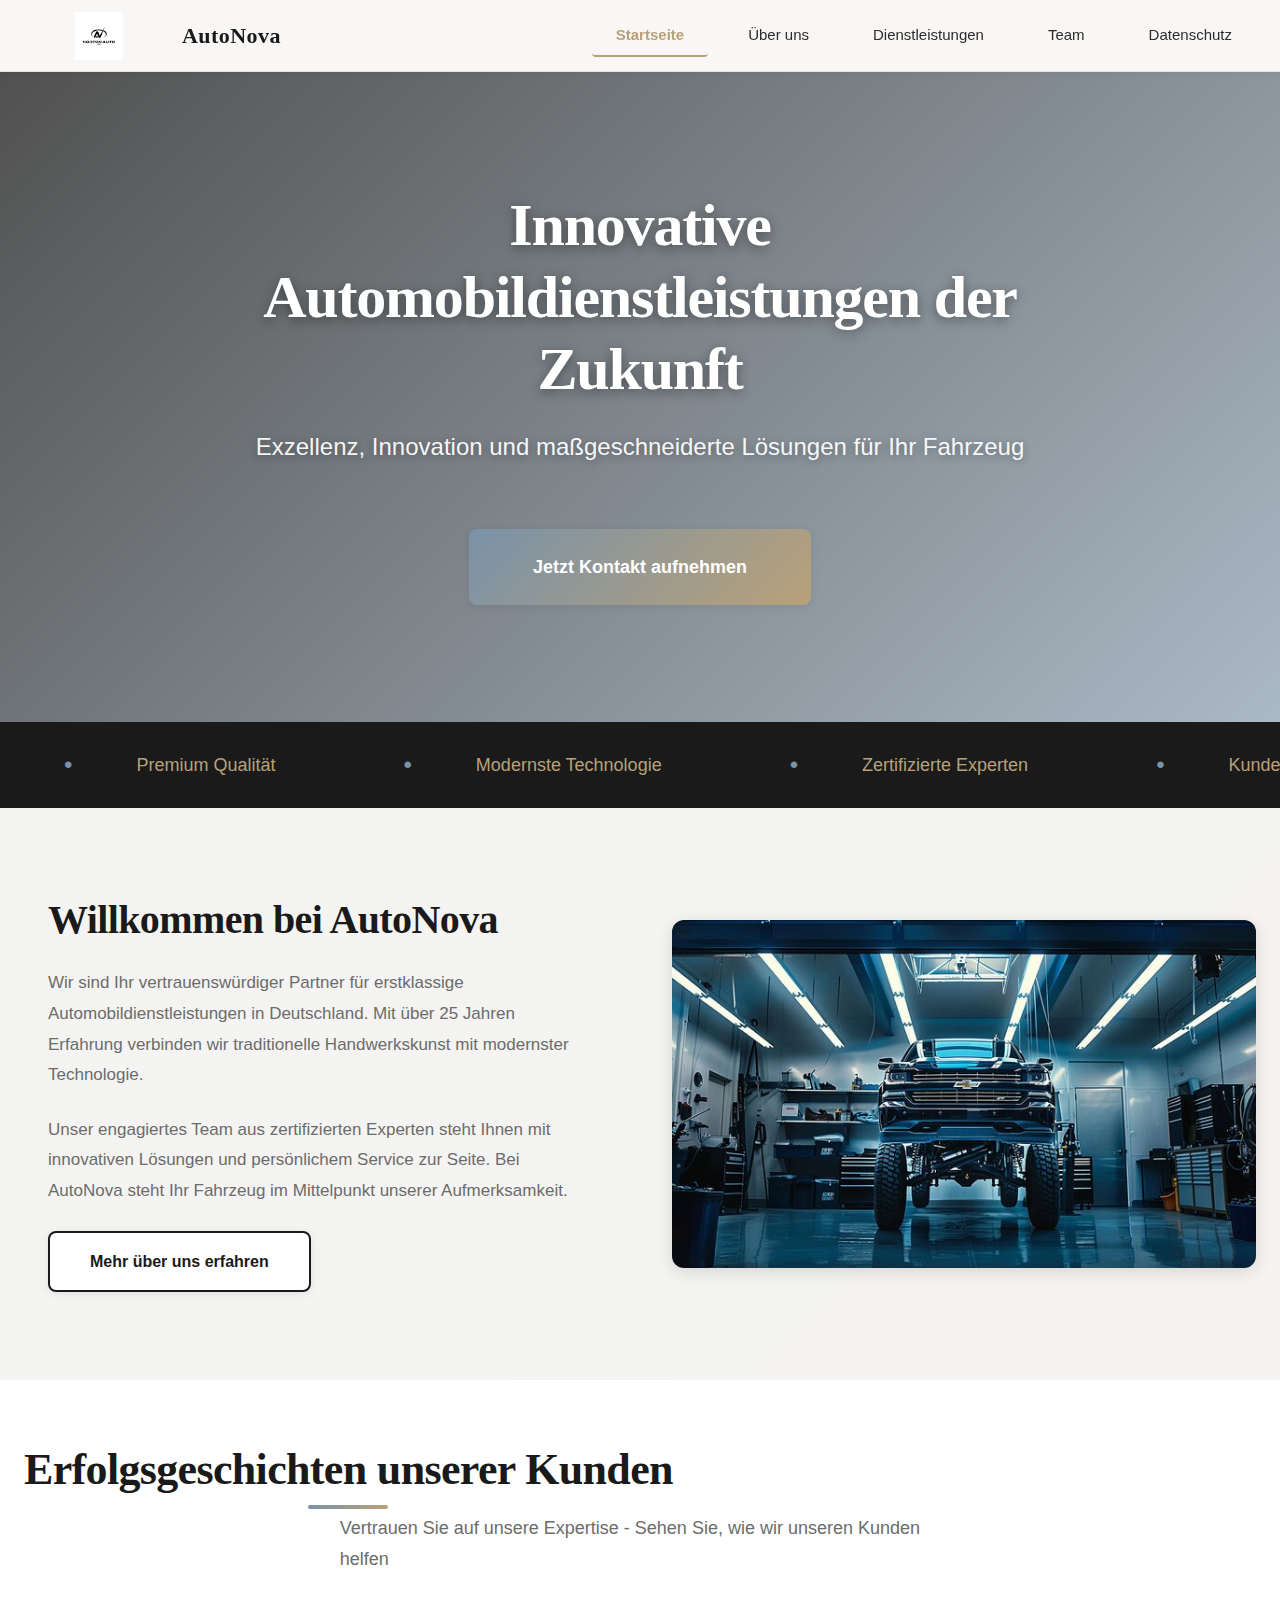
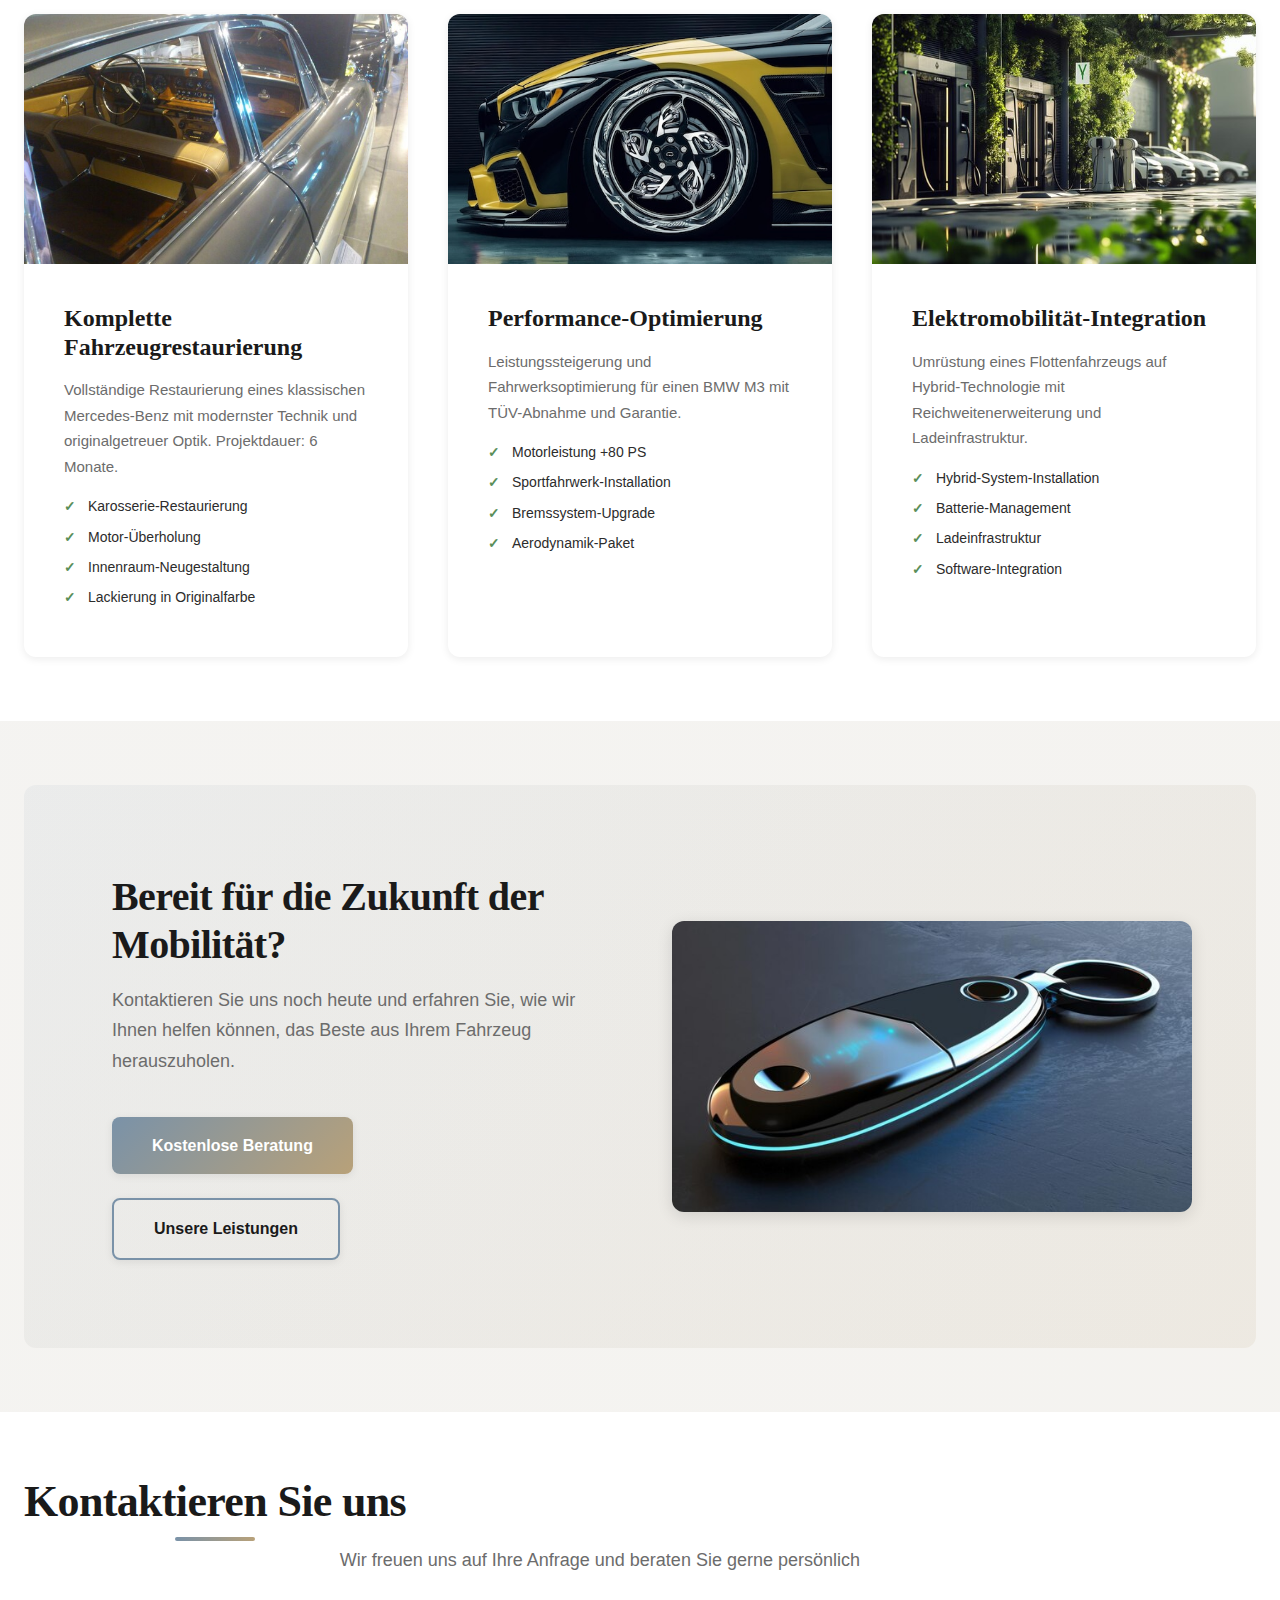
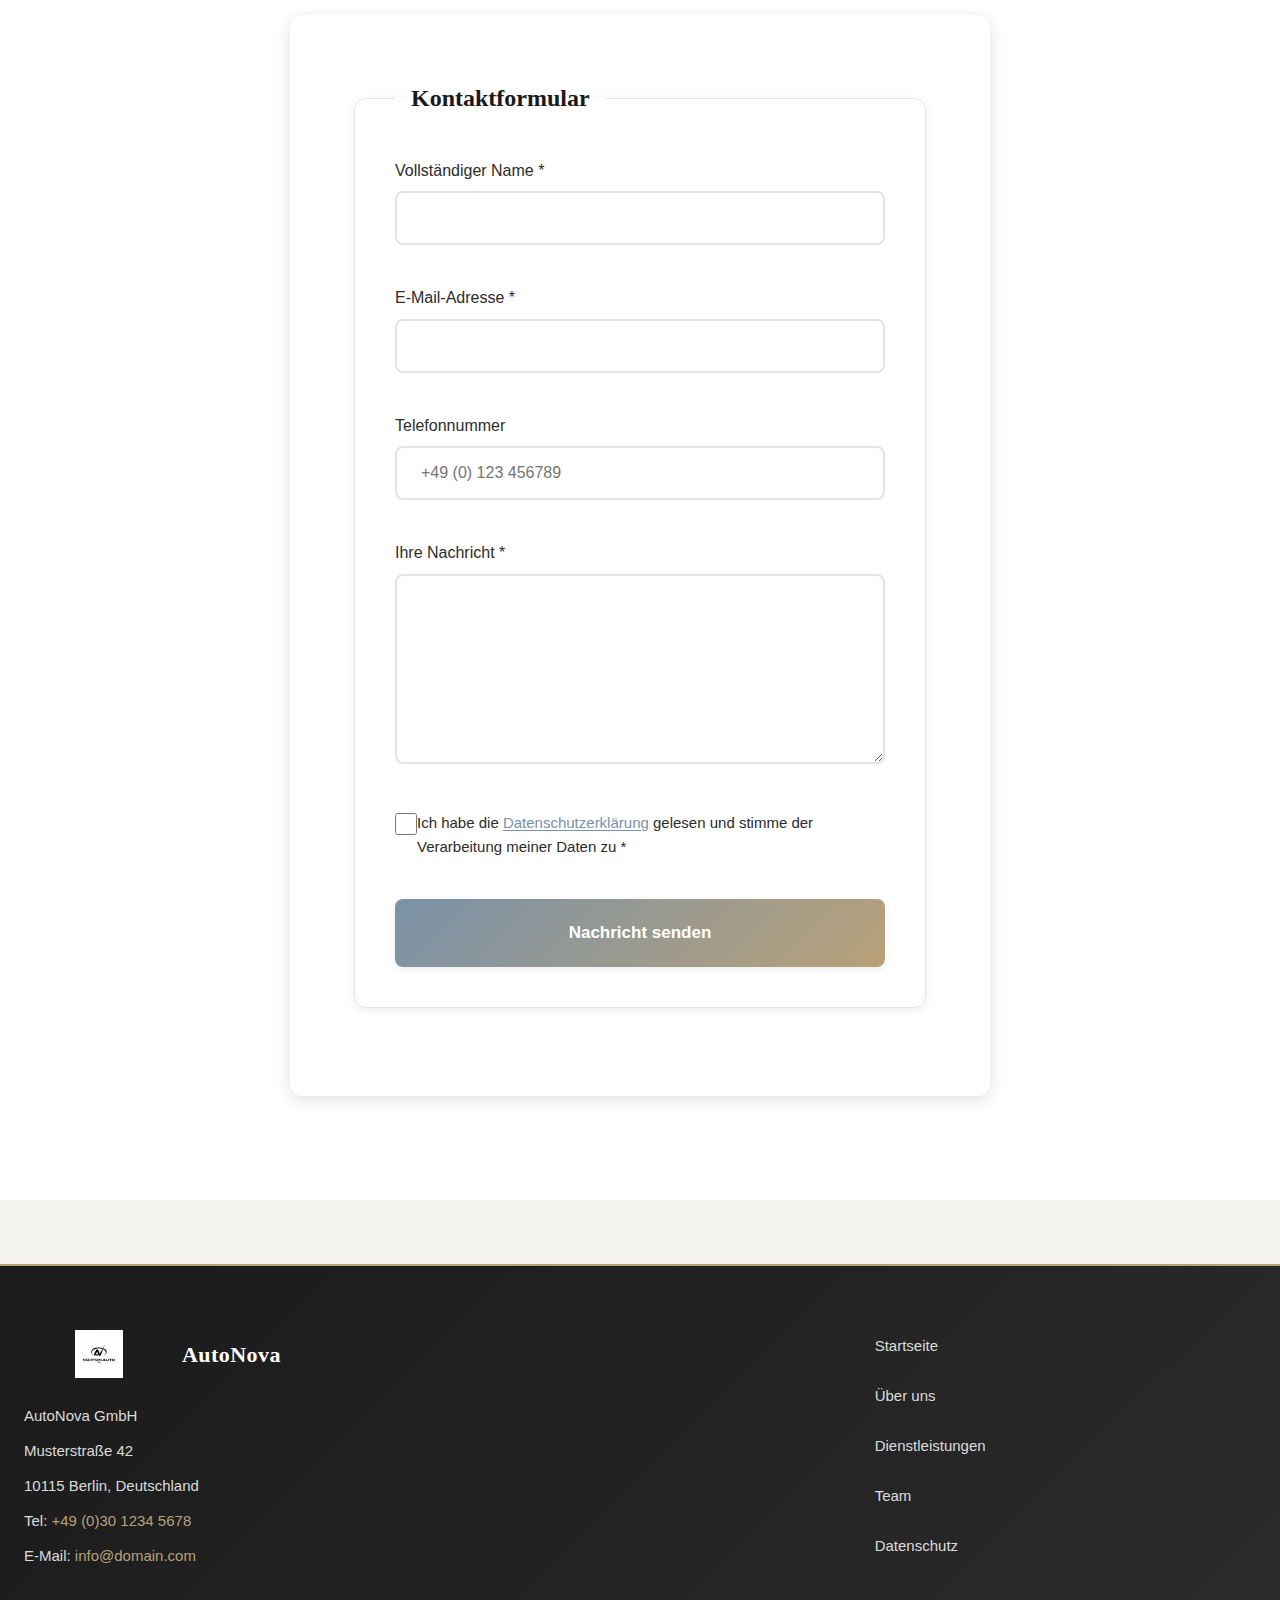
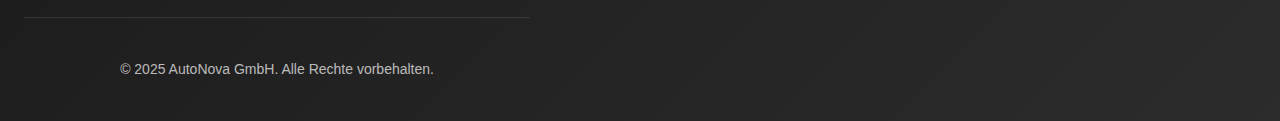
<file: index.html>
<!DOCTYPE html><html lang="de"><head>
  <meta charset="UTF-8">
  <meta name="viewport" content="width=device-width, initial-scale=1.0">
  <meta name="description" content="AutoNova Deutschland - Ihr vertrauenswürdiger Partner für erstklassige Automobildienstleistungen. Innovative Lösungen und exzellenter Service für Ihr Fahrzeug.">
  <meta name="keywords" content="Auto, Werkstatt, Service, Reparatur, Deutschland, Automobile, Fahrzeuge">
  <meta property="og:title" content="AutoNova - Premium Automobildienstleistungen">
  <meta property="og:description" content="Innovative und zukunftsorientierte Automobildienstleistungen in Deutschland. Exzellenz in jedem Detail.">
  <meta property="og:type" content="website">
  <meta property="og:url" content="https://domain.com/index.html">
  <meta property="og:image" content="https://images.unsplash.com/photo-1492144534655-ae79c964c9d7?w=1200&amp;h=630&amp;fit=crop">
  <link rel="canonical" href="https://domain.com/index.html">
  <title>AutoNova - Premium Automobildienstleistungen in Deutschland</title>
  <link rel="stylesheet" href="style.css">
  <link rel="icon" type="image/png" href="/favicon.png">
  <link rel="apple-touch-icon" href="/apple-touch-icon.png">
 </head>
 <body>
  <header class="l-header">
   <div class="l-container l-header__content">
    <div class="l-header__brand">
     <a href="index.html" class="c-logo"> <img src="img/anfangliches-n-logo-vektor-gradient-farbe-einfaches-logo-inspiration-motiv-sy.jpg" alt="AutoNova Logo" class="c-logo__img" width="150" height="40" decoding="async" loading="eager"> <span class="c-logo__text">AutoNova</span> </a>
    </div>
    <button class="c-nav__toggle" type="button" aria-controls="site-nav" aria-expanded="false" aria-label="Navigationsmenü öffnen"><span class="c-nav__toggle-icon"></span></button>
    <nav class="c-nav" id="site-nav">
     <ul class="c-nav__list">
      <li class="c-nav__item"><a href="index.html" class="c-nav__link" aria-current="page">Startseite</a></li>
      <li class="c-nav__item"><a href="about.html" class="c-nav__link">Über uns</a></li>
      <li class="c-nav__item"><a href="services.html" class="c-nav__link">Dienstleistungen</a></li>
      <li class="c-nav__item"><a href="team.html" class="c-nav__link">Team</a></li>
      <li class="c-nav__item"><a href="privacy.html" class="c-nav__link">Datenschutz</a></li>
     </ul>
    </nav>
   </div>
  </header>
  <main>
   <section class="c-hero">
    <div class="c-hero__background"></div>
    <div class="l-container c-hero__content">
     <h1 class="c-hero__title">Innovative Automobildienstleistungen der Zukunft</h1>
     <p class="c-hero__subtitle">Exzellenz, Innovation und maßgeschneiderte Lösungen für Ihr Fahrzeug</p>
     <a href="#contact" class="c-button c-button--hero">Jetzt Kontakt aufnehmen</a>
    </div>
   </section>
   <section class="c-ticker">
    <div class="c-ticker__wrapper">
     <div class="c-ticker__track">
      <span class="c-ticker__item">Premium Qualität</span> <span class="c-ticker__item">Modernste Technologie</span> <span class="c-ticker__item">Zertifizierte Experten</span> <span class="c-ticker__item">Kundenorientiert</span> <span class="c-ticker__item">Nachhaltige Lösungen</span> <span class="c-ticker__item">Premium Qualität</span> <span class="c-ticker__item">Modernste Technologie</span> <span class="c-ticker__item">Zertifizierte Experten</span> <span class="c-ticker__item">Kundenorientiert</span> <span class="c-ticker__item">Nachhaltige Lösungen</span>
     </div>
    </div>
   </section>
   <section class="l-section" id="about-preview">
    <div class="l-container">
     <div class="c-intro">
      <div class="c-intro__content">
       <h2 class="c-intro__title">Willkommen bei AutoNova</h2>
       <p class="c-intro__text">Wir sind Ihr vertrauenswürdiger Partner für erstklassige Automobildienstleistungen in Deutschland. Mit über 25 Jahren Erfahrung verbinden wir traditionelle Handwerkskunst mit modernster Technologie.</p>
       <p class="c-intro__text">Unser engagiertes Team aus zertifizierten Experten steht Ihnen mit innovativen Lösungen und persönlichem Service zur Seite. Bei AutoNova steht Ihr Fahrzeug im Mittelpunkt unserer Aufmerksamkeit.</p>
       <a href="about.html" class="c-button c-button--secondary">Mehr über uns erfahren</a>
      </div>
      <div class="c-intro__image">
       <img src="img/90304.jpg" alt="Moderne Autowerkstatt, professionelle Umgebung, hochwertige Ausstattung" class="c-intro__img" width="600" height="400" loading="lazy">
      </div>
     </div>
    </div>
   </section>
   <section class="l-section c-section--alt" id="case-studies">
    <div class="l-container">
     <h2 class="c-section__title">Erfolgsgeschichten unserer Kunden</h2>
     <p class="c-section__subtitle">Vertrauen Sie auf unsere Expertise - Sehen Sie, wie wir unseren Kunden helfen</p>
     <div class="c-cases">
      <article class="c-case">
       <div class="c-case__image">
        <img src="img/26955150.jpg" alt="Luxuslimousine nach Restaurierung, glänzende Karosserie, perfekte Verarbeitung" class="c-case__img" width="400" height="300" loading="lazy">
       </div>
       <div class="c-case__content">
        <h3 class="c-case__title">Komplette Fahrzeugrestaurierung</h3>
        <p class="c-case__description">Vollständige Restaurierung eines klassischen Mercedes-Benz mit modernster Technik und originalgetreuer Optik. Projektdauer: 6 Monate.</p>
        <ul class="c-case__list">
         <li>Karosserie-Restaurierung</li>
         <li>Motor-Überholung</li>
         <li>Innenraum-Neugestaltung</li>
         <li>Lackierung in Originalfarbe</li>
        </ul>
       </div>
      </article>
      <article class="c-case">
       <div class="c-case__image">
        <img src="img/2236730.jpg" alt="Sportlicher BMW nach Performance-Tuning, aerodynamisches Design, moderne Felgen" class="c-case__img" width="400" height="300" loading="lazy">
       </div>
       <div class="c-case__content">
        <h3 class="c-case__title">Performance-Optimierung</h3>
        <p class="c-case__description">Leistungssteigerung und Fahrwerksoptimierung für einen BMW M3 mit TÜV-Abnahme und Garantie.</p>
        <ul class="c-case__list">
         <li>Motorleistung +80 PS</li>
         <li>Sportfahrwerk-Installation</li>
         <li>Bremssystem-Upgrade</li>
         <li>Aerodynamik-Paket</li>
        </ul>
       </div>
      </article>
      <article class="c-case">
       <div class="c-case__image">
        <img src="img/6669.jpg" alt="Elektrofahrzeug, moderne Ladestation, nachhaltige Technologie" class="c-case__img" width="400" height="300" loading="lazy">
       </div>
       <div class="c-case__content">
        <h3 class="c-case__title">Elektromobilität-Integration</h3>
        <p class="c-case__description">Umrüstung eines Flottenfahrzeugs auf Hybrid-Technologie mit Reichweitenerweiterung und Ladeinfrastruktur.</p>
        <ul class="c-case__list">
         <li>Hybrid-System-Installation</li>
         <li>Batterie-Management</li>
         <li>Ladeinfrastruktur</li>
         <li>Software-Integration</li>
        </ul>
       </div>
      </article>
     </div>
    </div>
   </section>
   <section class="l-section" id="cta">
    <div class="l-container">
     <div class="c-cta">
      <div class="c-cta__content">
       <h2 class="c-cta__title">Bereit für die Zukunft der Mobilität?</h2>
       <p class="c-cta__text">Kontaktieren Sie uns noch heute und erfahren Sie, wie wir Ihnen helfen können, das Beste aus Ihrem Fahrzeug herauszuholen.</p>
       <div class="c-cta__actions">
        <a href="#contact" class="c-button c-button--primary">Kostenlose Beratung</a> <a href="services.html" class="c-button c-button--outline">Unsere Leistungen</a>
       </div>
      </div>
      <div class="c-cta__image">
       <img src="img/44307.jpg" alt="Moderner Autoschlüssel, elegantes Design, Luxusfahrzeug" class="c-cta__img" width="500" height="400" loading="lazy">
      </div>
     </div>
    </div>
   </section>
   <section class="l-section c-section--alt" id="contact">
    <div class="l-container">
     <h2 class="c-section__title">Kontaktieren Sie uns</h2>
     <p class="c-section__subtitle">Wir freuen uns auf Ihre Anfrage und beraten Sie gerne persönlich</p>
     <form class="c-form" action="thank_you.html" method="post">
      <fieldset>
       <legend>Kontaktformular</legend>
       <div class="c-form__group">
        <label for="name" class="c-form__label">Vollständiger Name *</label> <input type="text" id="name" name="name" class="c-form__input" required="" aria-required="true">
       </div>
       <div class="c-form__group">
        <label for="email" class="c-form__label">E-Mail-Adresse *</label> <input type="email" id="email" name="email" class="c-form__input" required="" aria-required="true">
       </div>
       <div class="c-form__group">
        <label for="phone" class="c-form__label">Telefonnummer</label> <input type="tel" id="phone" name="phone" class="c-form__input" placeholder="+49 (0) 123 456789">
       </div>
       <div class="c-form__group">
        <label for="message" class="c-form__label">Ihre Nachricht *</label> <textarea id="message" name="message" class="c-form__textarea" rows="6" required="" aria-required="true"></textarea>
       </div>
       <div class="c-form__group c-form__group--checkbox">
        <label class="c-form__label-checkbox"> <input type="checkbox" name="privacy" class="c-form__checkbox" required="" aria-required="true"> <span>Ich habe die <a href="privacy.html" target="_blank">Datenschutzerklärung</a> gelesen und stimme der Verarbeitung meiner Daten zu *</span> </label>
       </div>
       <button type="submit" class="c-button c-button--submit">Nachricht senden</button>
      </fieldset>
     </form>
    </div>
   </section>
  </main>
  <footer class="l-footer">
   <div class="l-container l-footer__content">
    <div class="l-footer__brand">
     <a href="index.html" class="c-logo"> <img src="img/anfangliches-n-logo-vektor-gradient-farbe-einfaches-logo-inspiration-motiv-sy.jpg" alt="AutoNova Logo" class="c-logo__img" width="150" height="40" decoding="async" loading="lazy"> <span class="c-logo__text">AutoNova</span> </a>
     <address class="l-footer__address">
      <p>AutoNova GmbH</p>
      <p>Musterstraße 42</p>
      <p>10115 Berlin, Deutschland</p>
      <p>Tel: <a href="tel:+493012345678">+49 (0)30 1234 5678</a></p>
      <p>E-Mail: <a href="mailto:info@domain.com">info@domain.com</a></p>
     </address>
    </div>
    <nav class="c-nav c-nav--footer" aria-label="Footer Navigation">
     <ul class="c-nav__list">
      <li class="c-nav__item"><a href="index.html" class="c-nav__link">Startseite</a></li>
      <li class="c-nav__item"><a href="about.html" class="c-nav__link">Über uns</a></li>
      <li class="c-nav__item"><a href="services.html" class="c-nav__link">Dienstleistungen</a></li>
      <li class="c-nav__item"><a href="team.html" class="c-nav__link">Team</a></li>
      <li class="c-nav__item"><a href="privacy.html" class="c-nav__link">Datenschutz</a></li>
     </ul>
    </nav>
    <p class="l-footer__copyright">© 2025 AutoNova GmbH. Alle Rechte vorbehalten.</p>
   </div>
  </footer>
  <script src="script.js" defer=""></script>
 
</body></html>
</file>
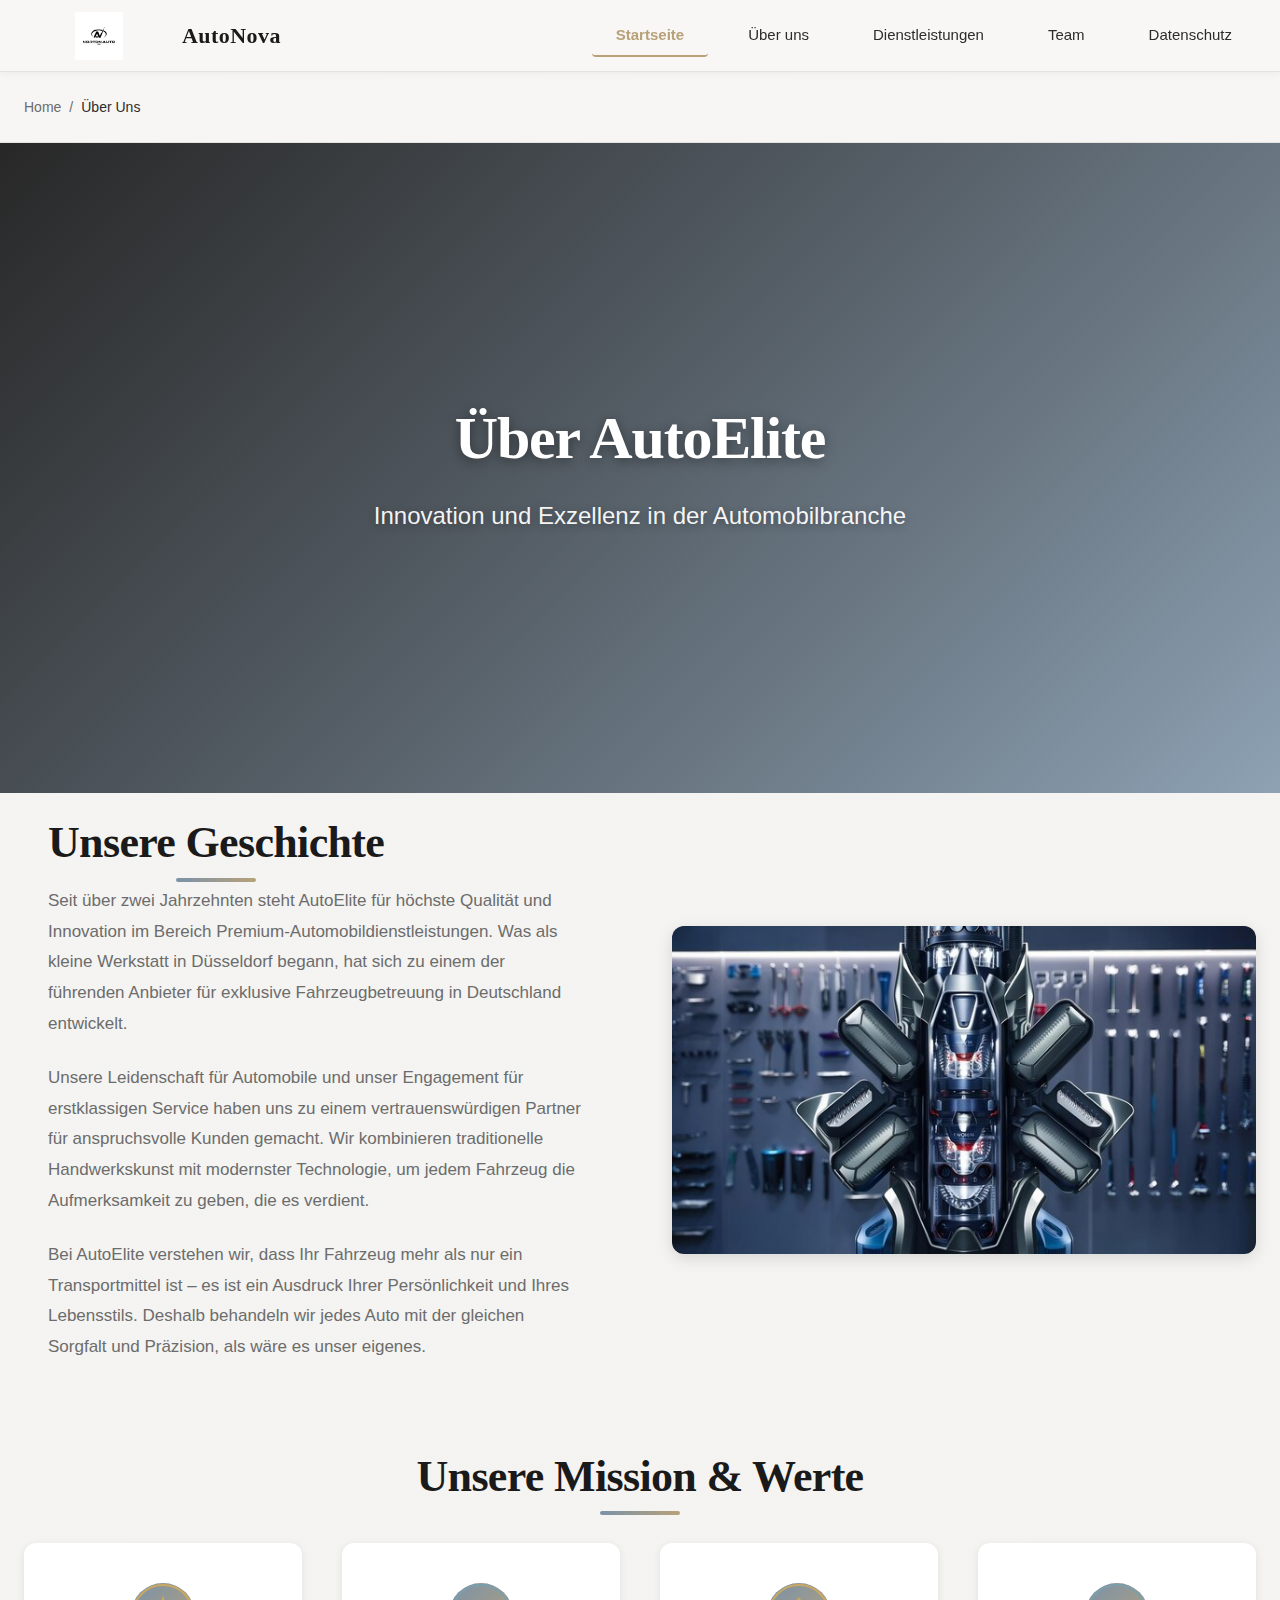
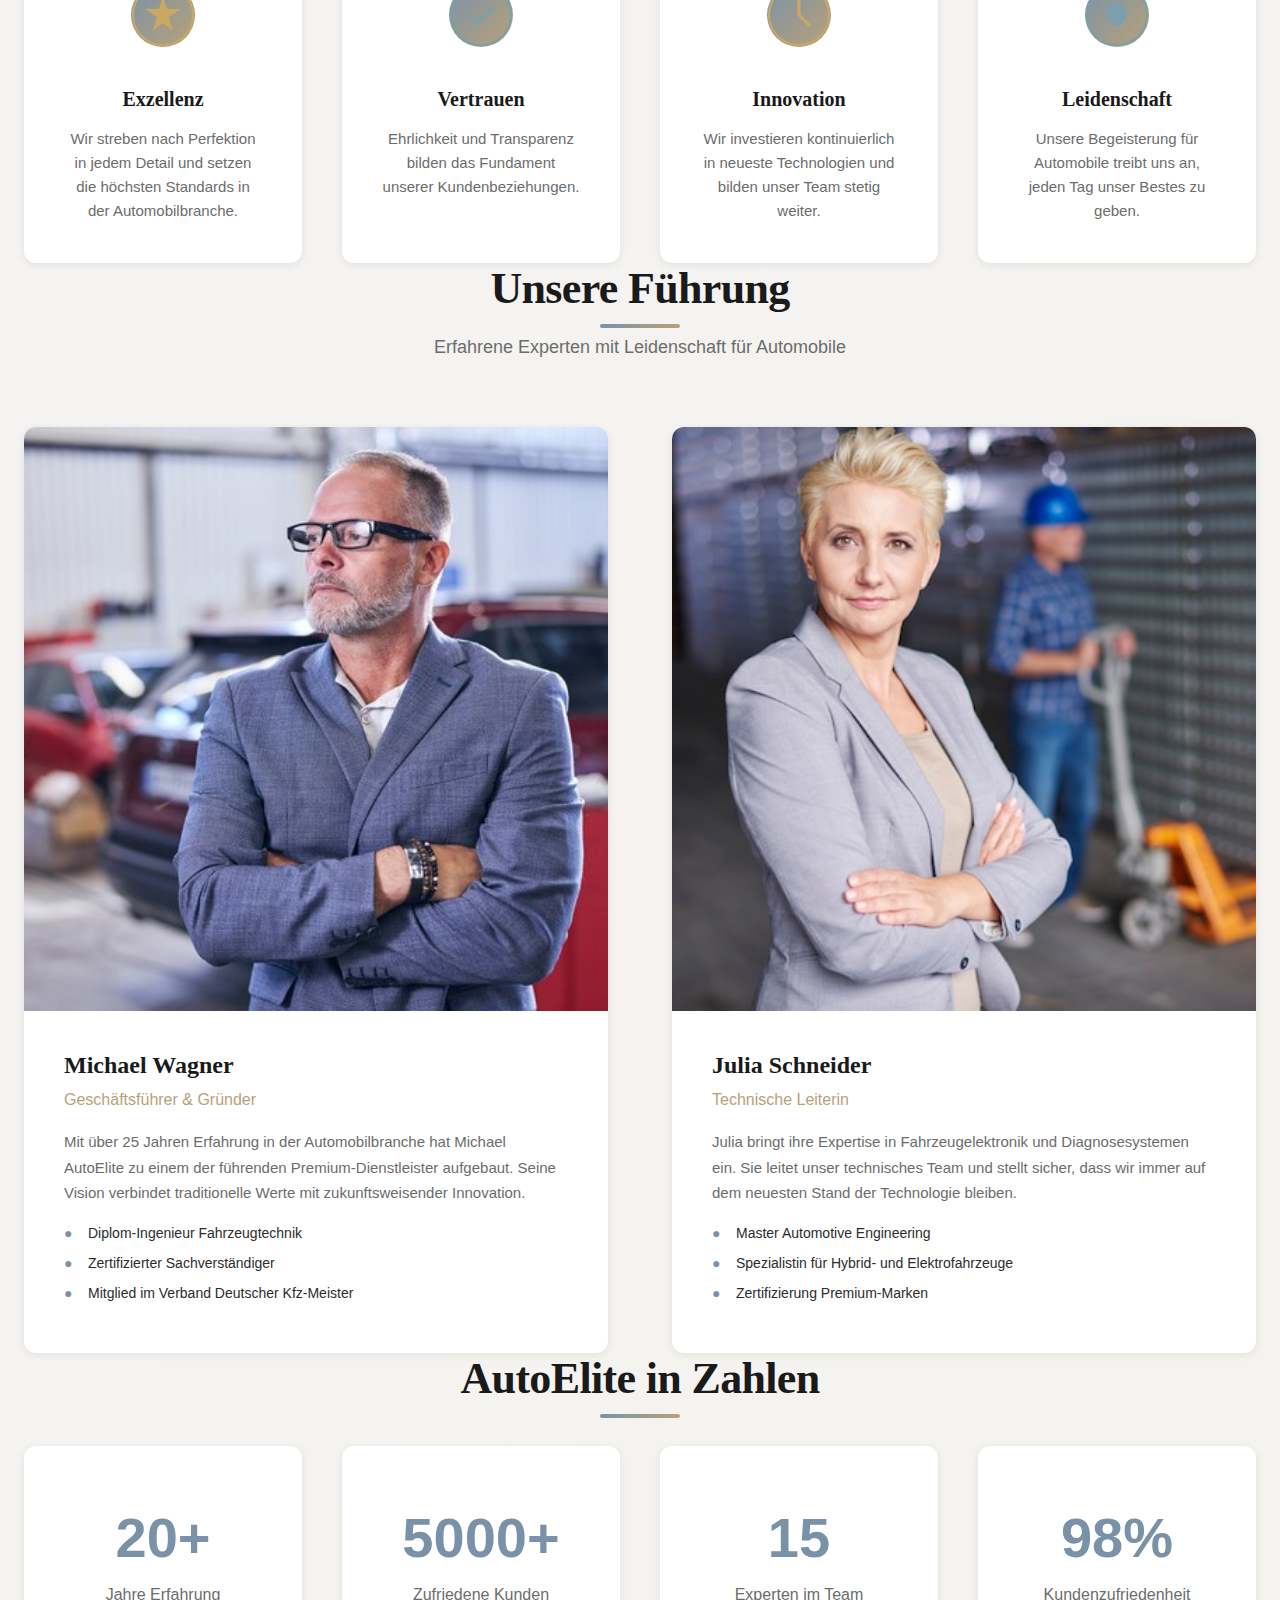
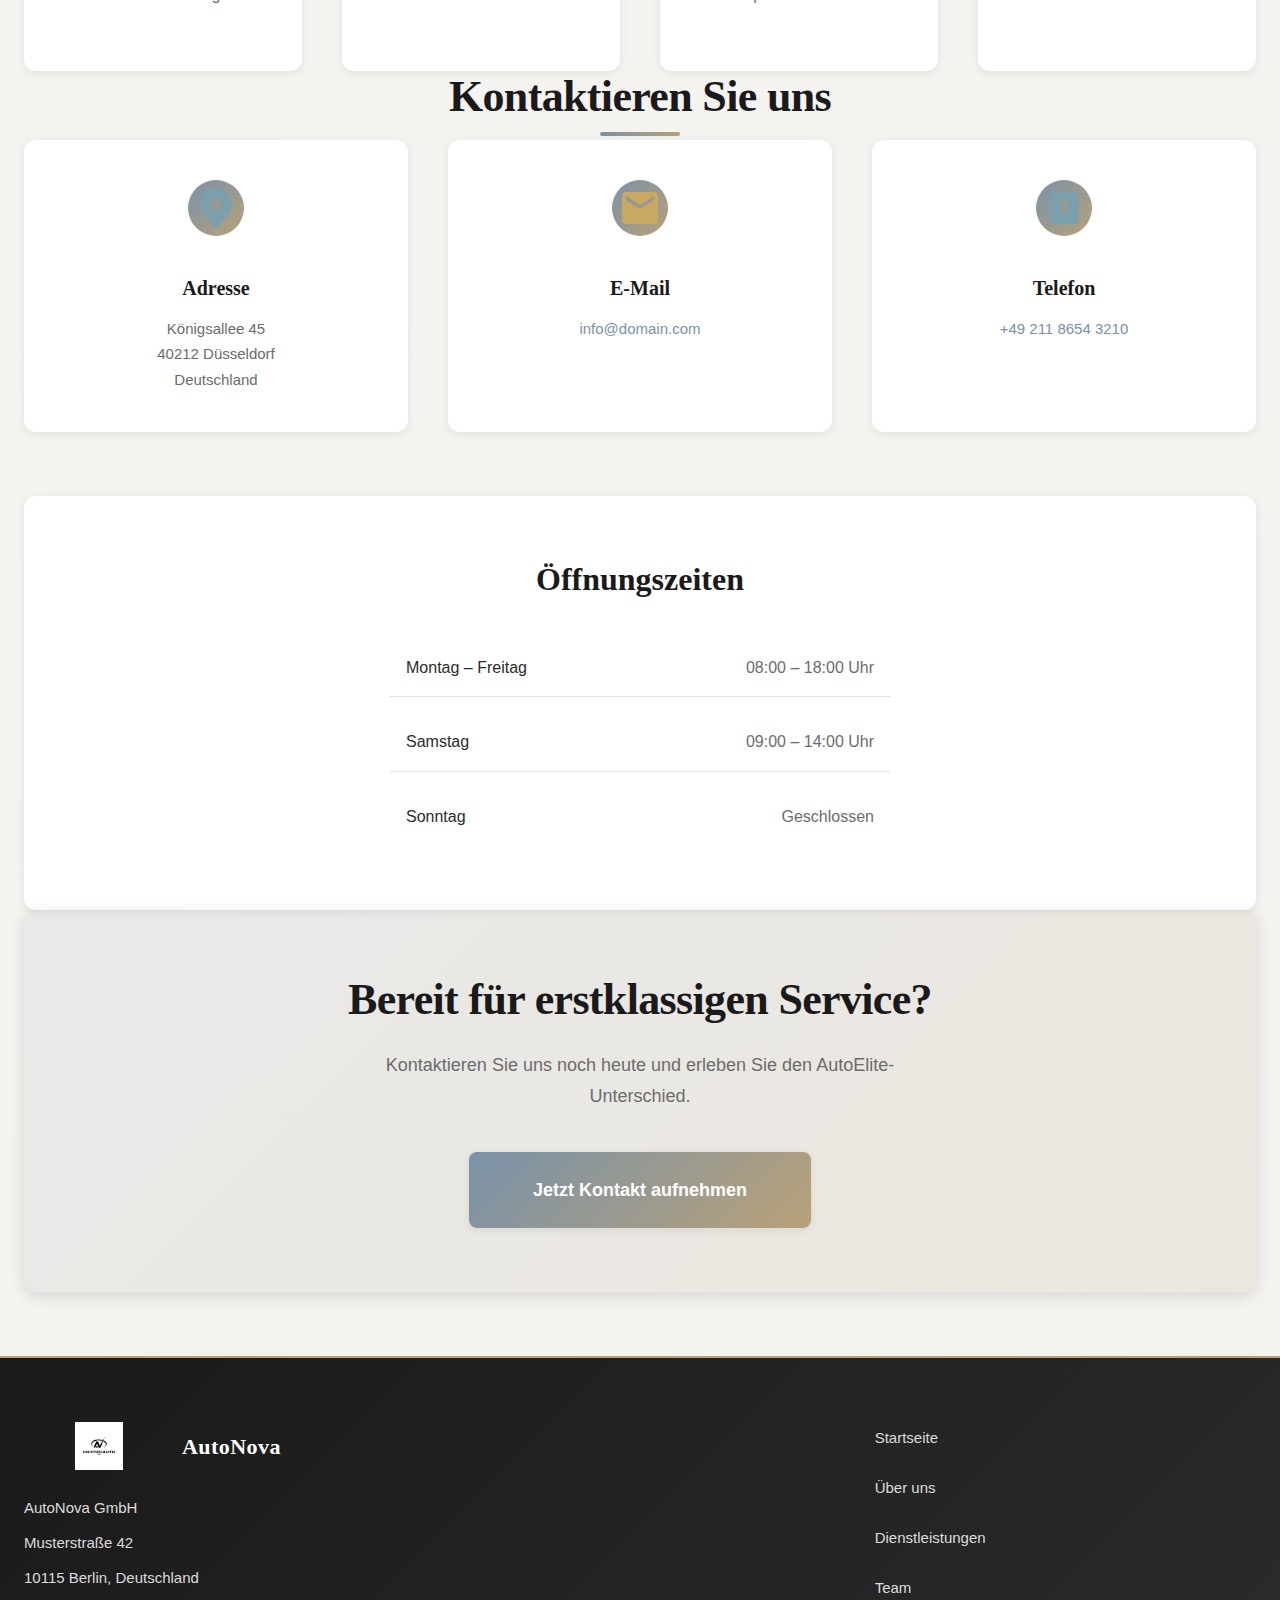
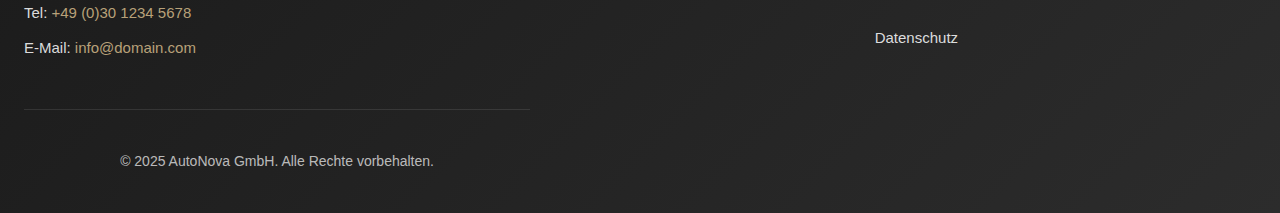
<file: about.html>
<!DOCTYPE html><html lang="de"><head>
  <meta charset="UTF-8">
  <meta name="viewport" content="width=device-width, initial-scale=1.0">
  <meta name="description" content="Erfahren Sie mehr über AutoElite – Ihre Experten für Premium-Automobildienstleistungen in Deutschland. Lernen Sie unser engagiertes Team und unsere Mission kennen.">
  <meta property="og:title" content="Über Uns | AutoElite">
  <meta property="og:description" content="Erfahren Sie mehr über AutoElite – Ihre Experten für Premium-Automobildienstleistungen in Deutschland.">
  <meta property="og:type" content="website">
  <meta property="og:url" content="https://domain.com/about.html">
  <meta property="og:image" content="https://images.unsplash.com/photo-1519641471654-76ce0107ad1b?w=1200&amp;h=630&amp;fit=crop">
  <link rel="canonical" href="https://domain.com/about.html">
  <title>Über Uns | AutoElite</title>
  <link rel="stylesheet" href="style.css">
  <link rel="icon" type="image/png" href="/favicon.png">
  <link rel="apple-touch-icon" href="/apple-touch-icon.png">
 </head>
 <body>
  <header class="l-header">
   <div class="l-container l-header__content">
    <div class="l-header__brand">
     <a href="index.html" class="c-logo"> <img src="img/anfangliches-n-logo-vektor-gradient-farbe-einfaches-logo-inspiration-motiv-sy.jpg" alt="AutoNova Logo" class="c-logo__img" width="150" height="40" decoding="async" loading="eager"> <span class="c-logo__text">AutoNova</span> </a>
    </div>
    <button class="c-nav__toggle" type="button" aria-controls="site-nav" aria-expanded="false" aria-label="Navigationsmenü öffnen"><span class="c-nav__toggle-icon"></span></button>
    <nav class="c-nav" id="site-nav">
     <ul class="c-nav__list">
      <li class="c-nav__item"><a href="index.html" class="c-nav__link" aria-current="page">Startseite</a></li>
      <li class="c-nav__item"><a href="about.html" class="c-nav__link">Über uns</a></li>
      <li class="c-nav__item"><a href="services.html" class="c-nav__link">Dienstleistungen</a></li>
      <li class="c-nav__item"><a href="team.html" class="c-nav__link">Team</a></li>
      <li class="c-nav__item"><a href="privacy.html" class="c-nav__link">Datenschutz</a></li>
     </ul>
    </nav>
   </div>
  </header>
  <main>
   <nav aria-label="Breadcrumb" class="c-breadcrumb">
    <div class="l-container">
     <ol class="c-breadcrumb__list">
      <li class="c-breadcrumb__item"><a href="index.html" class="c-breadcrumb__link">Home</a></li>
      <li class="c-breadcrumb__item" aria-current="page">Über Uns</li>
     </ol>
    </div>
   </nav>
   <section class="c-hero c-hero--about">
    <div class="c-hero__overlay"></div>
    <div class="l-container c-hero__content">
     <h1 class="c-hero__title">Über AutoElite</h1>
     <p class="c-hero__subtitle">Innovation und Exzellenz in der Automobilbranche</p>
    </div>
   </section>
   <section class="c-section c-section--company-story">
    <div class="l-container">
     <div class="c-content-grid">
      <div class="c-content-grid__text">
       <h2 class="c-section__title">Unsere Geschichte</h2>
       <p class="c-section__text">Seit über zwei Jahrzehnten steht AutoElite für höchste Qualität und Innovation im Bereich Premium-Automobildienstleistungen. Was als kleine Werkstatt in Düsseldorf begann, hat sich zu einem der führenden Anbieter für exklusive Fahrzeugbetreuung in Deutschland entwickelt.</p>
       <p class="c-section__text">Unsere Leidenschaft für Automobile und unser Engagement für erstklassigen Service haben uns zu einem vertrauenswürdigen Partner für anspruchsvolle Kunden gemacht. Wir kombinieren traditionelle Handwerkskunst mit modernster Technologie, um jedem Fahrzeug die Aufmerksamkeit zu geben, die es verdient.</p>
       <p class="c-section__text">Bei AutoElite verstehen wir, dass Ihr Fahrzeug mehr als nur ein Transportmittel ist – es ist ein Ausdruck Ihrer Persönlichkeit und Ihres Lebensstils. Deshalb behandeln wir jedes Auto mit der gleichen Sorgfalt und Präzision, als wäre es unser eigenes.</p>
      </div>
      <div class="c-content-grid__media">
       <div class="c-media-card">
        <img src="img/2037482.jpg" alt="Moderne Automobilwerkstatt, professionelle Ausstattung, Hightech-Werkzeuge" class="c-media-card__img" loading="lazy" width="800" height="600">
       </div>
      </div>
     </div>
    </div>
   </section>
   <section class="c-section c-section--mission">
    <div class="l-container">
     <h2 class="c-section__title c-section__title--center">Unsere Mission &amp; Werte</h2>
     <div class="c-values-grid">
      <div class="c-value-card">
       <div class="c-value-card__icon">
        <svg width="64" height="64" viewBox="0 0 64 64" fill="none" xmlns="http://www.w3.org/2000/svg">
         <circle cx="32" cy="32" r="30" stroke="#C9A961" stroke-width="2" fill="none"></circle> <path d="M32 12L36 26H50L38 34L42 48L32 40L22 48L26 34L14 26H28L32 12Z" fill="#C9A961"></path>
        </svg>
       </div>
       <h3 class="c-value-card__title">Exzellenz</h3>
       <p class="c-value-card__text">Wir streben nach Perfektion in jedem Detail und setzen die höchsten Standards in der Automobilbranche.</p>
      </div>
      <div class="c-value-card">
       <div class="c-value-card__icon">
        <svg width="64" height="64" viewBox="0 0 64 64" fill="none" xmlns="http://www.w3.org/2000/svg">
         <circle cx="32" cy="32" r="30" stroke="#7B9FAB" stroke-width="2" fill="none"></circle> <path d="M20 32L28 40L44 24" stroke="#7B9FAB" stroke-width="3" stroke-linecap="round" stroke-linejoin="round"></path>
        </svg>
       </div>
       <h3 class="c-value-card__title">Vertrauen</h3>
       <p class="c-value-card__text">Ehrlichkeit und Transparenz bilden das Fundament unserer Kundenbeziehungen.</p>
      </div>
      <div class="c-value-card">
       <div class="c-value-card__icon">
        <svg width="64" height="64" viewBox="0 0 64 64" fill="none" xmlns="http://www.w3.org/2000/svg">
         <circle cx="32" cy="32" r="30" stroke="#C9A961" stroke-width="2" fill="none"></circle> <path d="M32 16V32L42 42" stroke="#C9A961" stroke-width="3" stroke-linecap="round"></path>
        </svg>
       </div>
       <h3 class="c-value-card__title">Innovation</h3>
       <p class="c-value-card__text">Wir investieren kontinuierlich in neueste Technologien und bilden unser Team stetig weiter.</p>
      </div>
      <div class="c-value-card">
       <div class="c-value-card__icon">
        <svg width="64" height="64" viewBox="0 0 64 64" fill="none" xmlns="http://www.w3.org/2000/svg">
         <circle cx="32" cy="32" r="30" stroke="#7B9FAB" stroke-width="2" fill="none"></circle> <path d="M32 20C26 20 22 24 22 30C22 36 26 40 32 44C38 40 42 36 42 30C42 24 38 20 32 20Z" fill="#7B9FAB"></path>
        </svg>
       </div>
       <h3 class="c-value-card__title">Leidenschaft</h3>
       <p class="c-value-card__text">Unsere Begeisterung für Automobile treibt uns an, jeden Tag unser Bestes zu geben.</p>
      </div>
     </div>
    </div>
   </section>
   <section class="c-section c-section--leadership">
    <div class="l-container">
     <h2 class="c-section__title c-section__title--center">Unsere Führung</h2>
     <p class="c-section__intro">Erfahrene Experten mit Leidenschaft für Automobile</p>
     <div class="c-leadership-grid">
      <article class="c-leader-card">
       <div class="c-leader-card__media">
        <img src="img/7372.jpg" alt="Michael Wagner, Geschäftsführer, Automobilexperte, Führungspersönlichkeit" class="c-leader-card__img" loading="lazy" width="400" height="400">
       </div>
       <div class="c-leader-card__content">
        <h3 class="c-leader-card__name">Michael Wagner</h3>
        <p class="c-leader-card__position">Geschäftsführer &amp; Gründer</p>
        <p class="c-leader-card__bio">Mit über 25 Jahren Erfahrung in der Automobilbranche hat Michael AutoElite zu einem der führenden Premium-Dienstleister aufgebaut. Seine Vision verbindet traditionelle Werte mit zukunftsweisender Innovation.</p>
        <ul class="c-leader-card__achievements">
         <li>Diplom-Ingenieur Fahrzeugtechnik</li>
         <li>Zertifizierter Sachverständiger</li>
         <li>Mitglied im Verband Deutscher Kfz-Meister</li>
        </ul>
       </div>
      </article>
      <article class="c-leader-card">
       <div class="c-leader-card__media">
        <img src="img/12794.jpg" alt="Julia Schneider, Technische Leiterin, Automotive-Spezialistin, Managerin" class="c-leader-card__img" loading="lazy" width="400" height="400">
       </div>
       <div class="c-leader-card__content">
        <h3 class="c-leader-card__name">Julia Schneider</h3>
        <p class="c-leader-card__position">Technische Leiterin</p>
        <p class="c-leader-card__bio">Julia bringt ihre Expertise in Fahrzeugelektronik und Diagnosesystemen ein. Sie leitet unser technisches Team und stellt sicher, dass wir immer auf dem neuesten Stand der Technologie bleiben.</p>
        <ul class="c-leader-card__achievements">
         <li>Master Automotive Engineering</li>
         <li>Spezialistin für Hybrid- und Elektrofahrzeuge</li>
         <li>Zertifizierung Premium-Marken</li>
        </ul>
       </div>
      </article>
     </div>
    </div>
   </section>
   <section class="c-section c-section--stats">
    <div class="l-container">
     <h2 class="c-section__title c-section__title--center">AutoElite in Zahlen</h2>
     <div class="c-stats-grid">
      <div class="c-stat-card">
       <div class="c-stat-card__number">20+</div>
       <div class="c-stat-card__label">Jahre Erfahrung</div>
      </div>
      <div class="c-stat-card">
       <div class="c-stat-card__number">5000+</div>
       <div class="c-stat-card__label">Zufriedene Kunden</div>
      </div>
      <div class="c-stat-card">
       <div class="c-stat-card__number">15</div>
       <div class="c-stat-card__label">Experten im Team</div>
      </div>
      <div class="c-stat-card">
       <div class="c-stat-card__number">98%</div>
       <div class="c-stat-card__label">Kundenzufriedenheit</div>
      </div>
     </div>
    </div>
   </section>
   <section class="c-section c-section--contact-info">
    <div class="l-container">
     <h2 class="c-section__title c-section__title--center">Kontaktieren Sie uns</h2>
     <div class="c-contact-grid">
      <div class="c-contact-card">
       <div class="c-contact-card__icon">
        <svg width="48" height="48" viewBox="0 0 48 48" fill="none" xmlns="http://www.w3.org/2000/svg">
         <path d="M24 4C15.163 4 8 11.163 8 20C8 30 24 44 24 44C24 44 40 30 40 20C40 11.163 32.837 4 24 4ZM24 26C20.686 26 18 23.314 18 20C18 16.686 20.686 14 24 14C27.314 14 30 16.686 30 20C30 23.314 27.314 26 24 26Z" fill="#7B9FAB"></path>
        </svg>
       </div>
       <h3 class="c-contact-card__title">Adresse</h3>
       <p class="c-contact-card__text">Königsallee 45
        <br>
        40212 Düsseldorf
        <br>
        Deutschland</p>
      </div>
      <div class="c-contact-card">
       <div class="c-contact-card__icon">
        <svg width="48" height="48" viewBox="0 0 48 48" fill="none" xmlns="http://www.w3.org/2000/svg">
         <path d="M38 8H10C7.79 8 6.02 9.79 6.02 12L6 36C6 38.21 7.79 40 10 40H38C40.21 40 42 38.21 42 36V12C42 9.79 40.21 8 38 8ZM38 16L24 25L10 16V12L24 21L38 12V16Z" fill="#C9A961"></path>
        </svg>
       </div>
       <h3 class="c-contact-card__title">E-Mail</h3>
       <p class="c-contact-card__text"><a href="mailto:info@domain.com" class="c-contact-card__link">info@domain.com</a></p>
      </div>
      <div class="c-contact-card">
       <div class="c-contact-card__icon">
        <svg width="48" height="48" viewBox="0 0 48 48" fill="none" xmlns="http://www.w3.org/2000/svg">
         <path d="M13.5 8C11.01 8 9 10.01 9 12.5V35.5C9 37.99 11.01 40 13.5 40H34.5C36.99 40 39 37.99 39 35.5V12.5C39 10.01 36.99 8 34.5 8H13.5ZM24 14L30 20H27V28H21V20H18L24 14Z" fill="#7B9FAB"></path>
        </svg>
       </div>
       <h3 class="c-contact-card__title">Telefon</h3>
       <p class="c-contact-card__text"><a href="tel:+492118654321" class="c-contact-card__link">+49 211 8654 3210</a></p>
      </div>
     </div>
     <div class="c-contact-hours">
      <h3 class="c-contact-hours__title">Öffnungszeiten</h3>
      <div class="c-contact-hours__grid">
       <div class="c-contact-hours__row">
        <span class="c-contact-hours__day">Montag – Freitag</span> <span class="c-contact-hours__time">08:00 – 18:00 Uhr</span>
       </div>
       <div class="c-contact-hours__row">
        <span class="c-contact-hours__day">Samstag</span> <span class="c-contact-hours__time">09:00 – 14:00 Uhr</span>
       </div>
       <div class="c-contact-hours__row">
        <span class="c-contact-hours__day">Sonntag</span> <span class="c-contact-hours__time">Geschlossen</span>
       </div>
      </div>
     </div>
    </div>
   </section>
   <section class="c-section c-section--cta">
    <div class="l-container">
     <div class="c-cta-box">
      <h2 class="c-cta-box__title">Bereit für erstklassigen Service?</h2>
      <p class="c-cta-box__text">Kontaktieren Sie uns noch heute und erleben Sie den AutoElite-Unterschied.</p>
      <a href="index.html#contact" class="c-button c-button--large">Jetzt Kontakt aufnehmen</a>
     </div>
    </div>
   </section>
  </main>
  <footer class="l-footer">
   <div class="l-container l-footer__content">
    <div class="l-footer__brand">
     <a href="index.html" class="c-logo"> <img src="img/anfangliches-n-logo-vektor-gradient-farbe-einfaches-logo-inspiration-motiv-sy.jpg" alt="AutoNova Logo" class="c-logo__img" width="150" height="40" decoding="async" loading="lazy"> <span class="c-logo__text">AutoNova</span> </a>
     <address class="l-footer__address">
      <p>AutoNova GmbH</p>
      <p>Musterstraße 42</p>
      <p>10115 Berlin, Deutschland</p>
      <p>Tel: <a href="tel:+493012345678">+49 (0)30 1234 5678</a></p>
      <p>E-Mail: <a href="mailto:info@domain.com">info@domain.com</a></p>
     </address>
    </div>
    <nav class="c-nav c-nav--footer" aria-label="Footer Navigation">
     <ul class="c-nav__list">
      <li class="c-nav__item"><a href="index.html" class="c-nav__link">Startseite</a></li>
      <li class="c-nav__item"><a href="about.html" class="c-nav__link">Über uns</a></li>
      <li class="c-nav__item"><a href="services.html" class="c-nav__link">Dienstleistungen</a></li>
      <li class="c-nav__item"><a href="team.html" class="c-nav__link">Team</a></li>
      <li class="c-nav__item"><a href="privacy.html" class="c-nav__link">Datenschutz</a></li>
     </ul>
    </nav>
    <p class="l-footer__copyright">© 2025 AutoNova GmbH. Alle Rechte vorbehalten.</p>
   </div>
  </footer>
  <script src="script.js" defer=""></script>
 
</body></html>
</file>
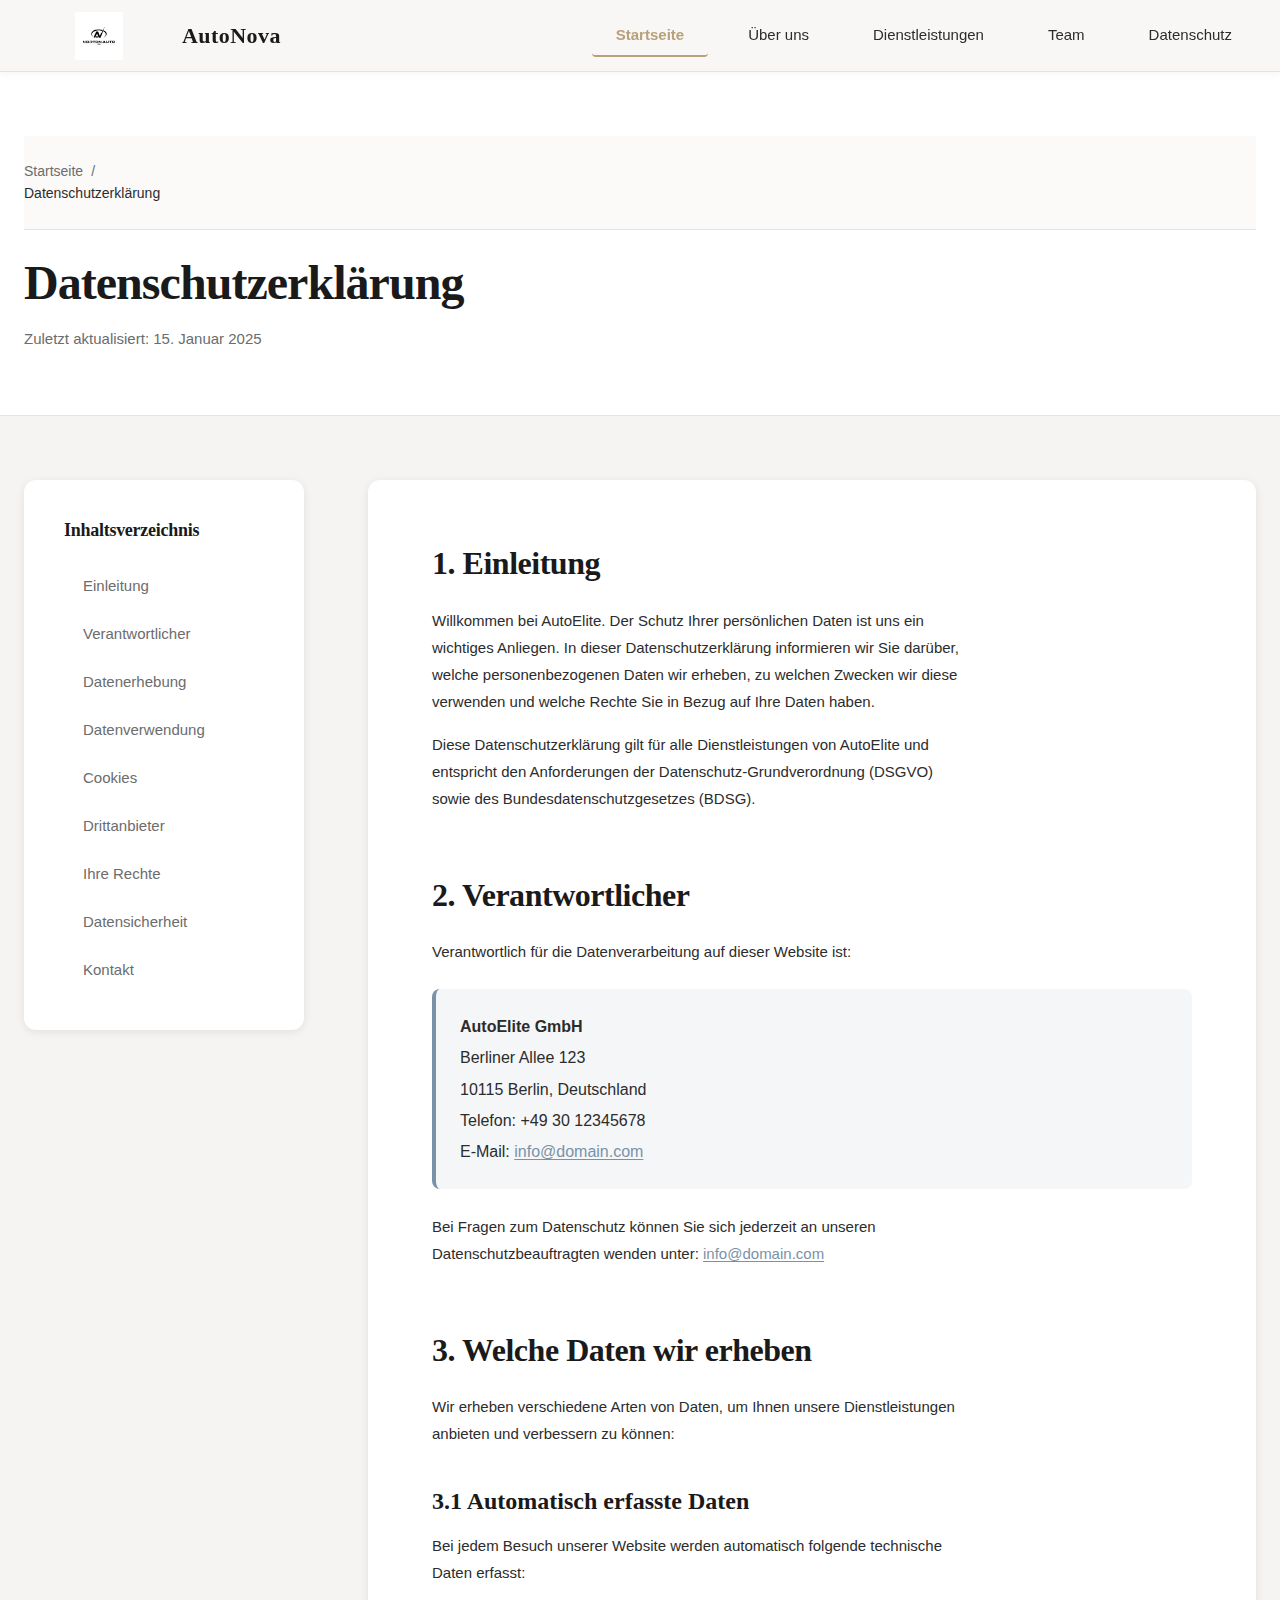
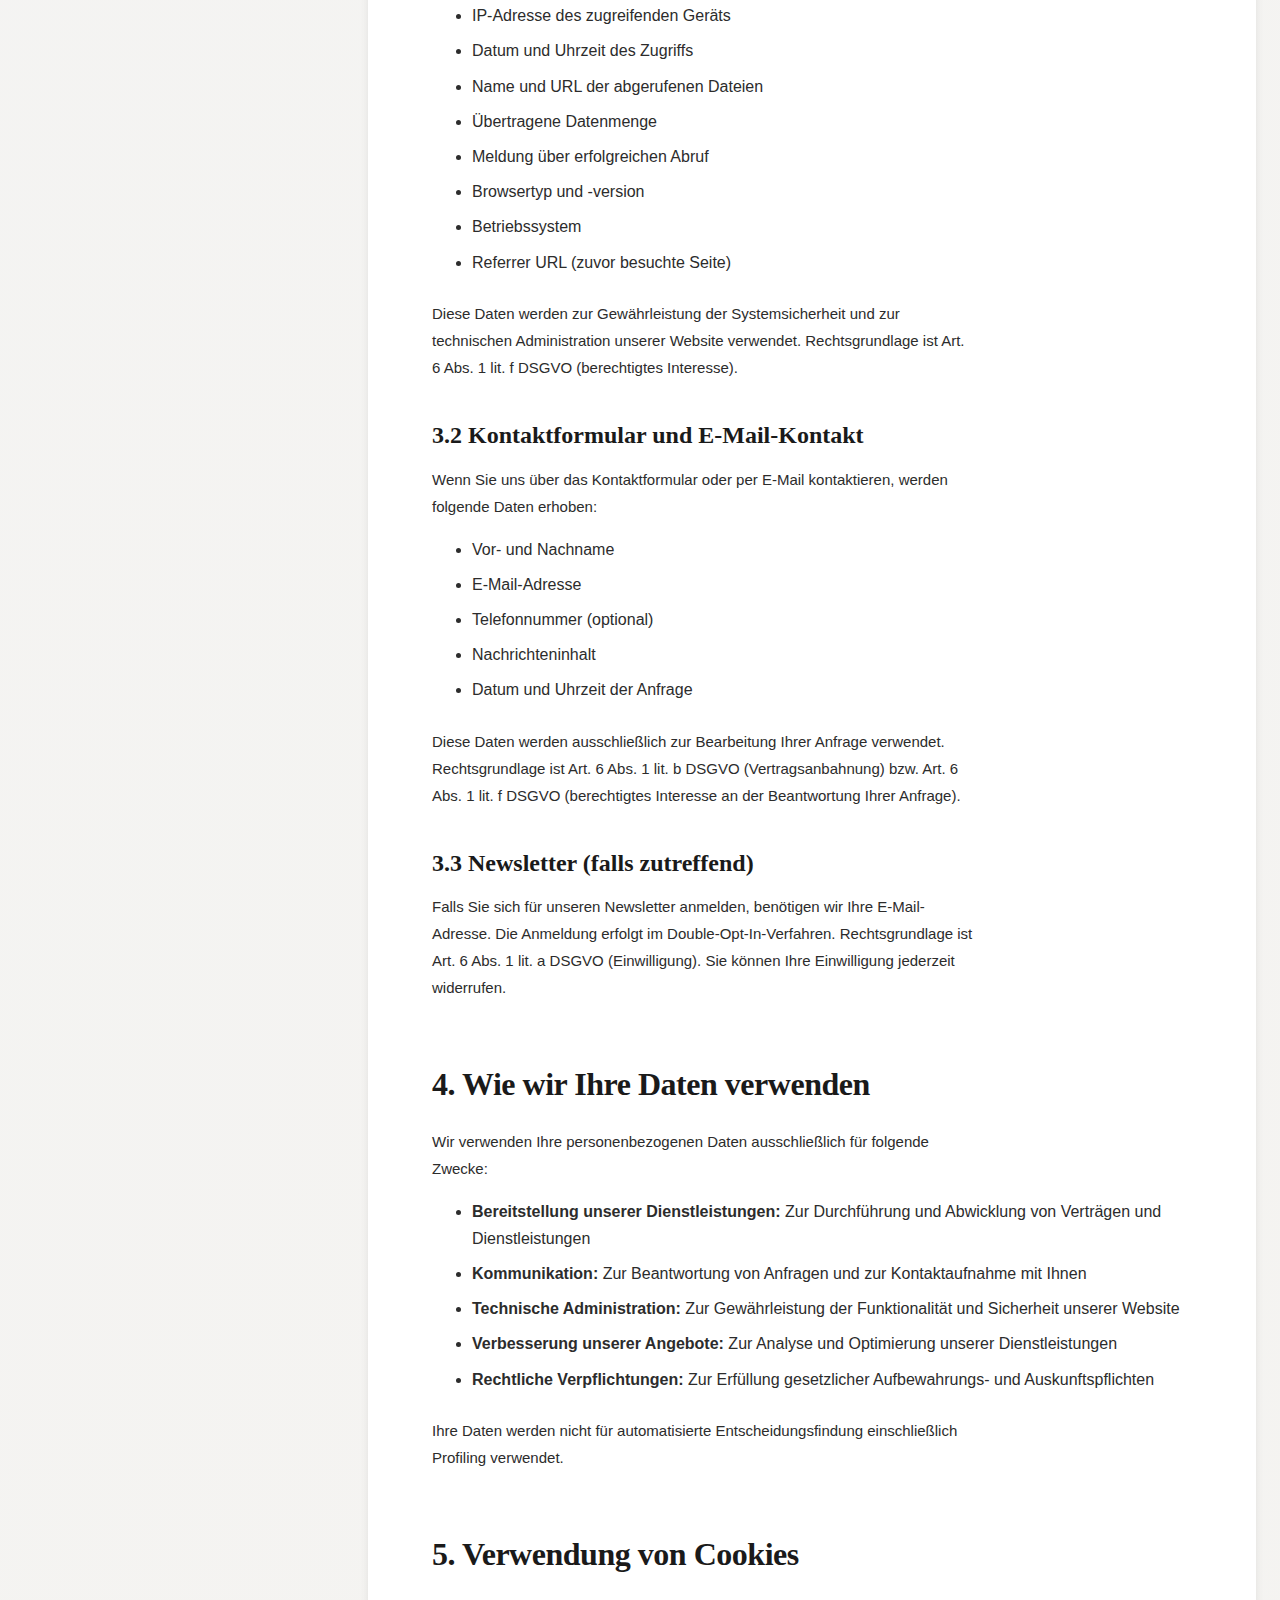
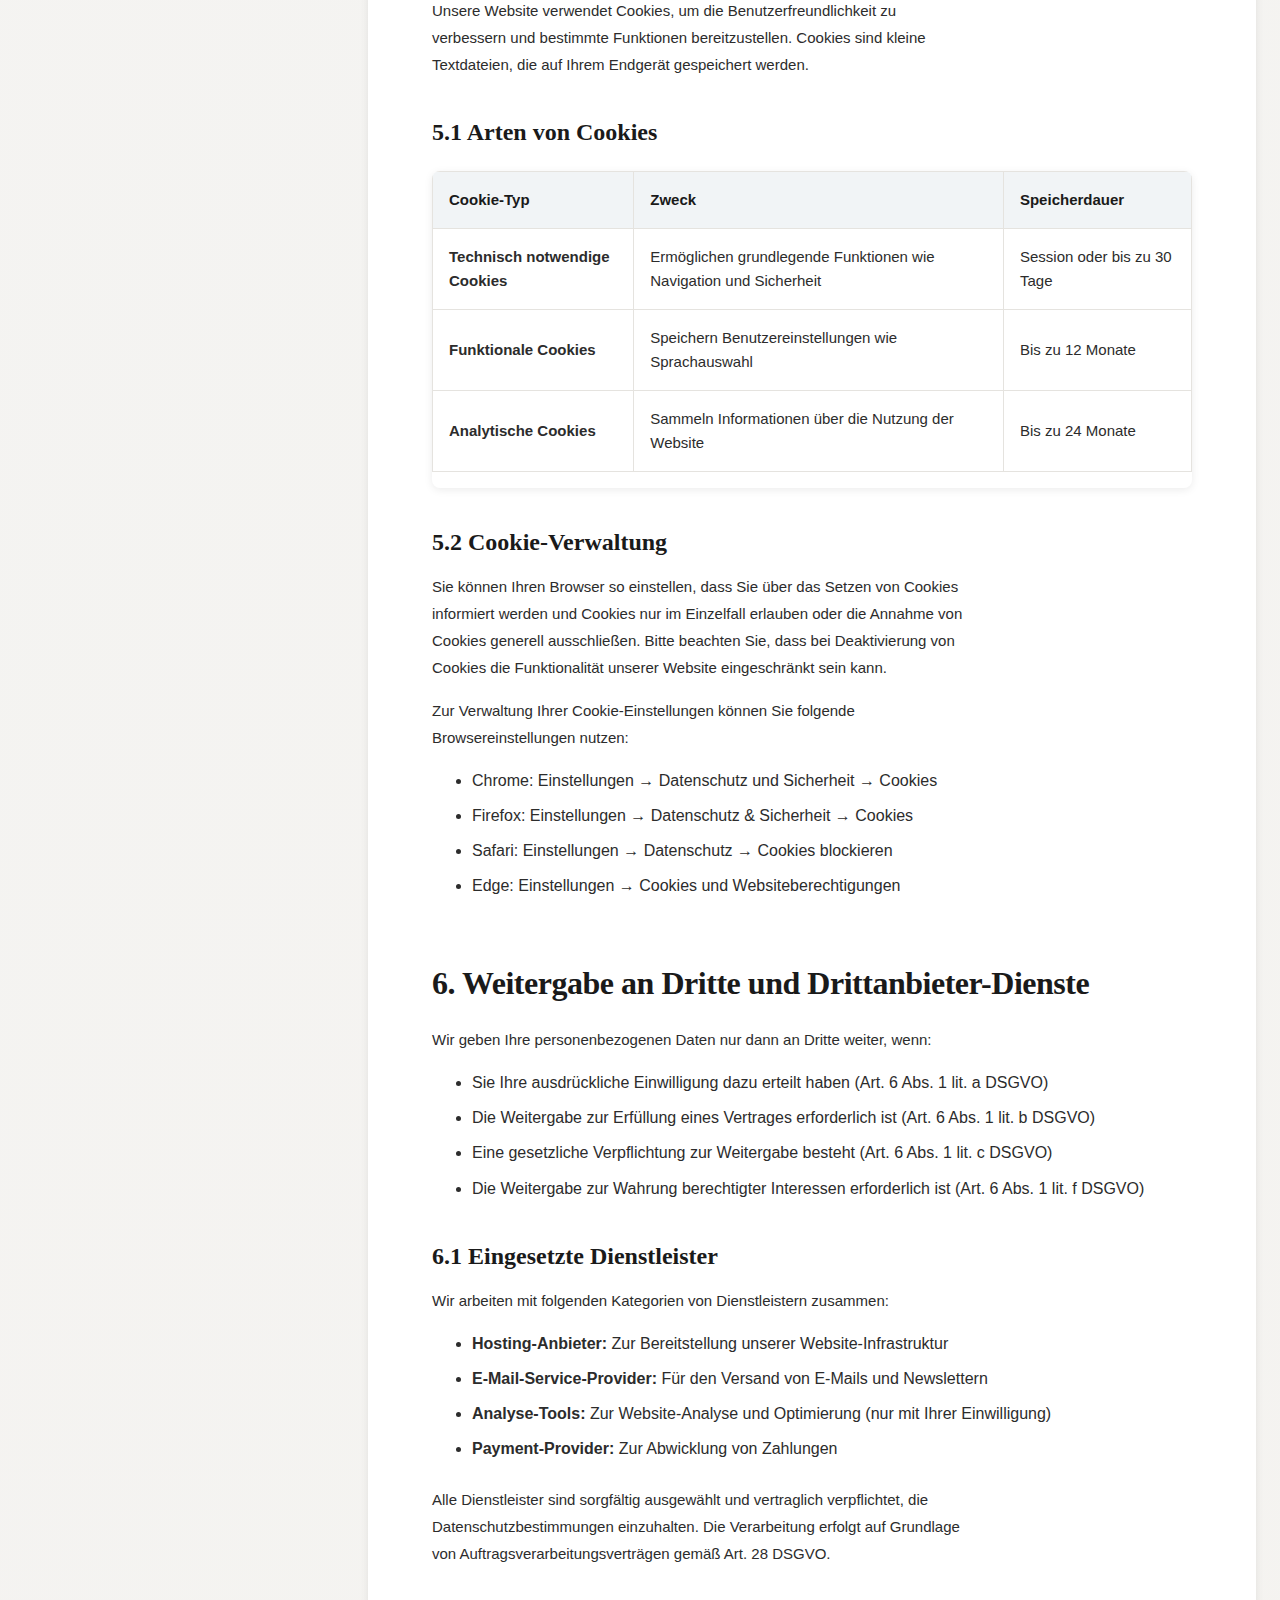
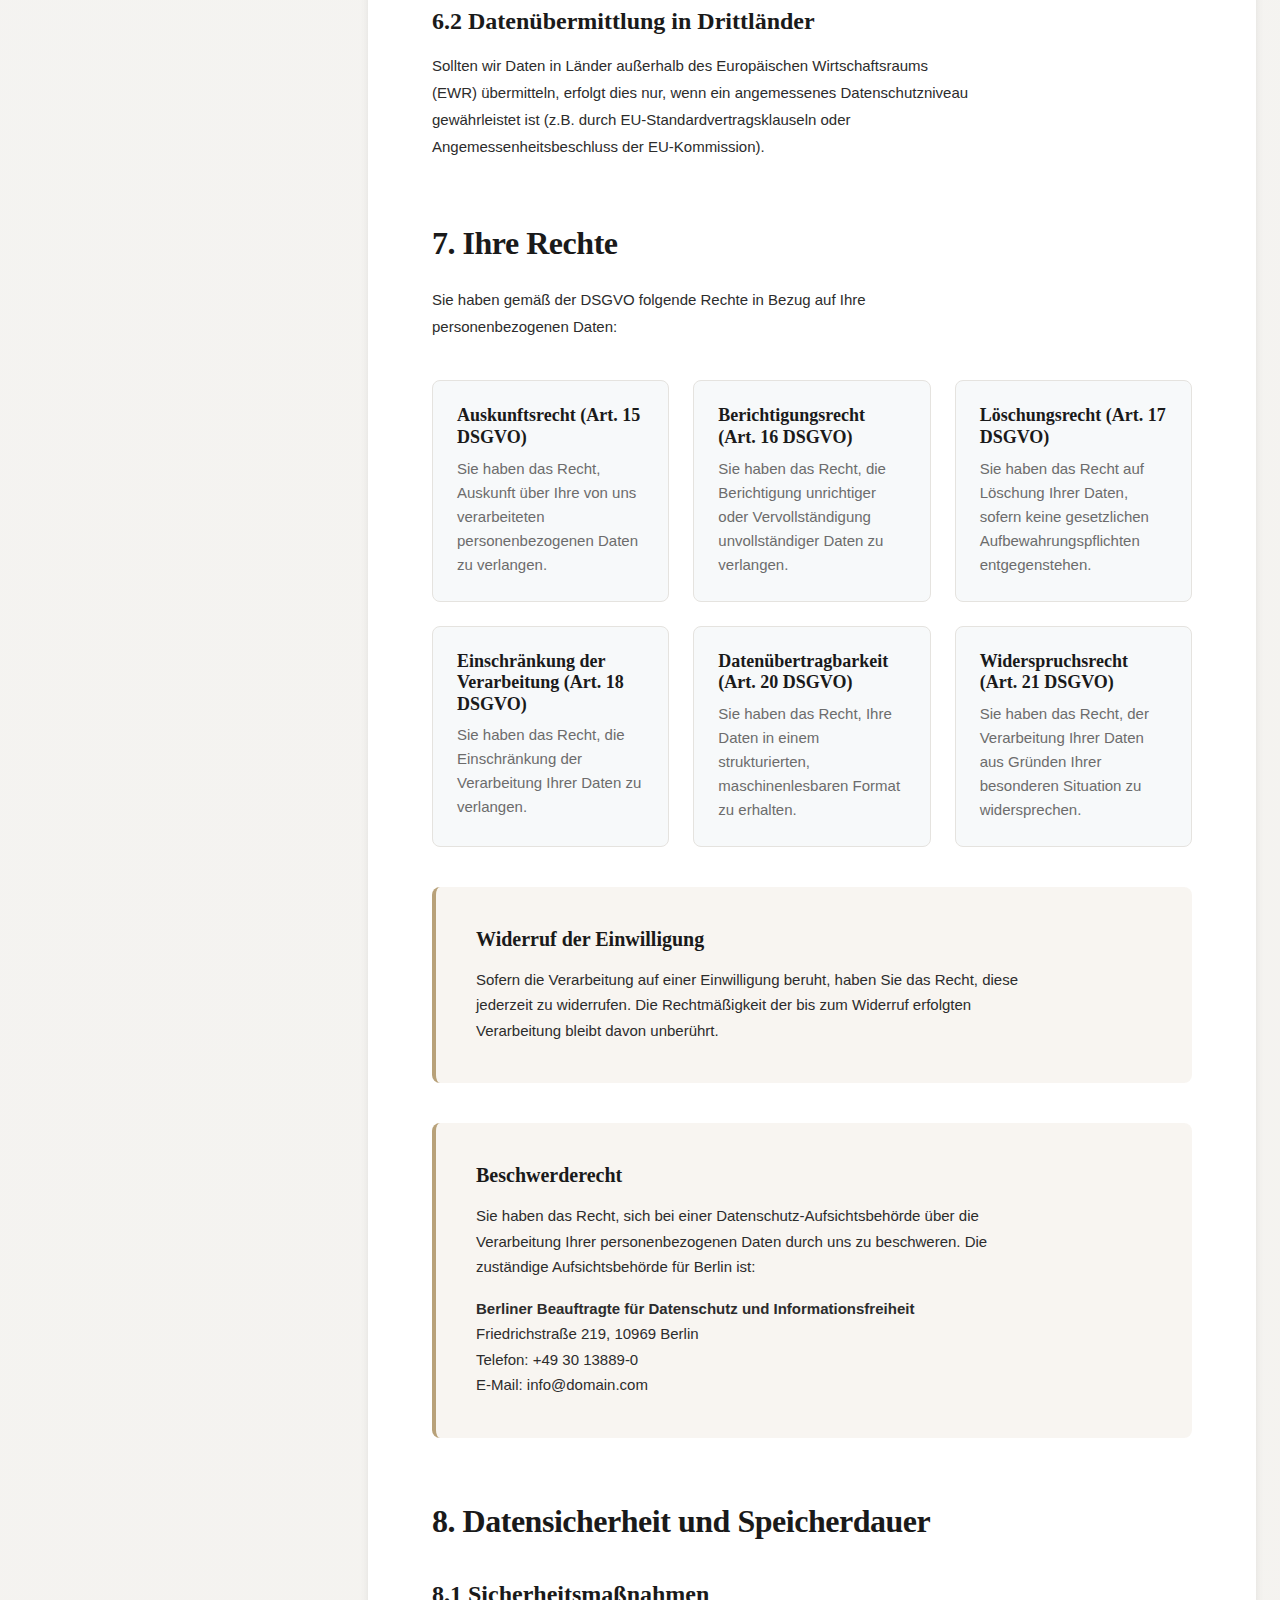
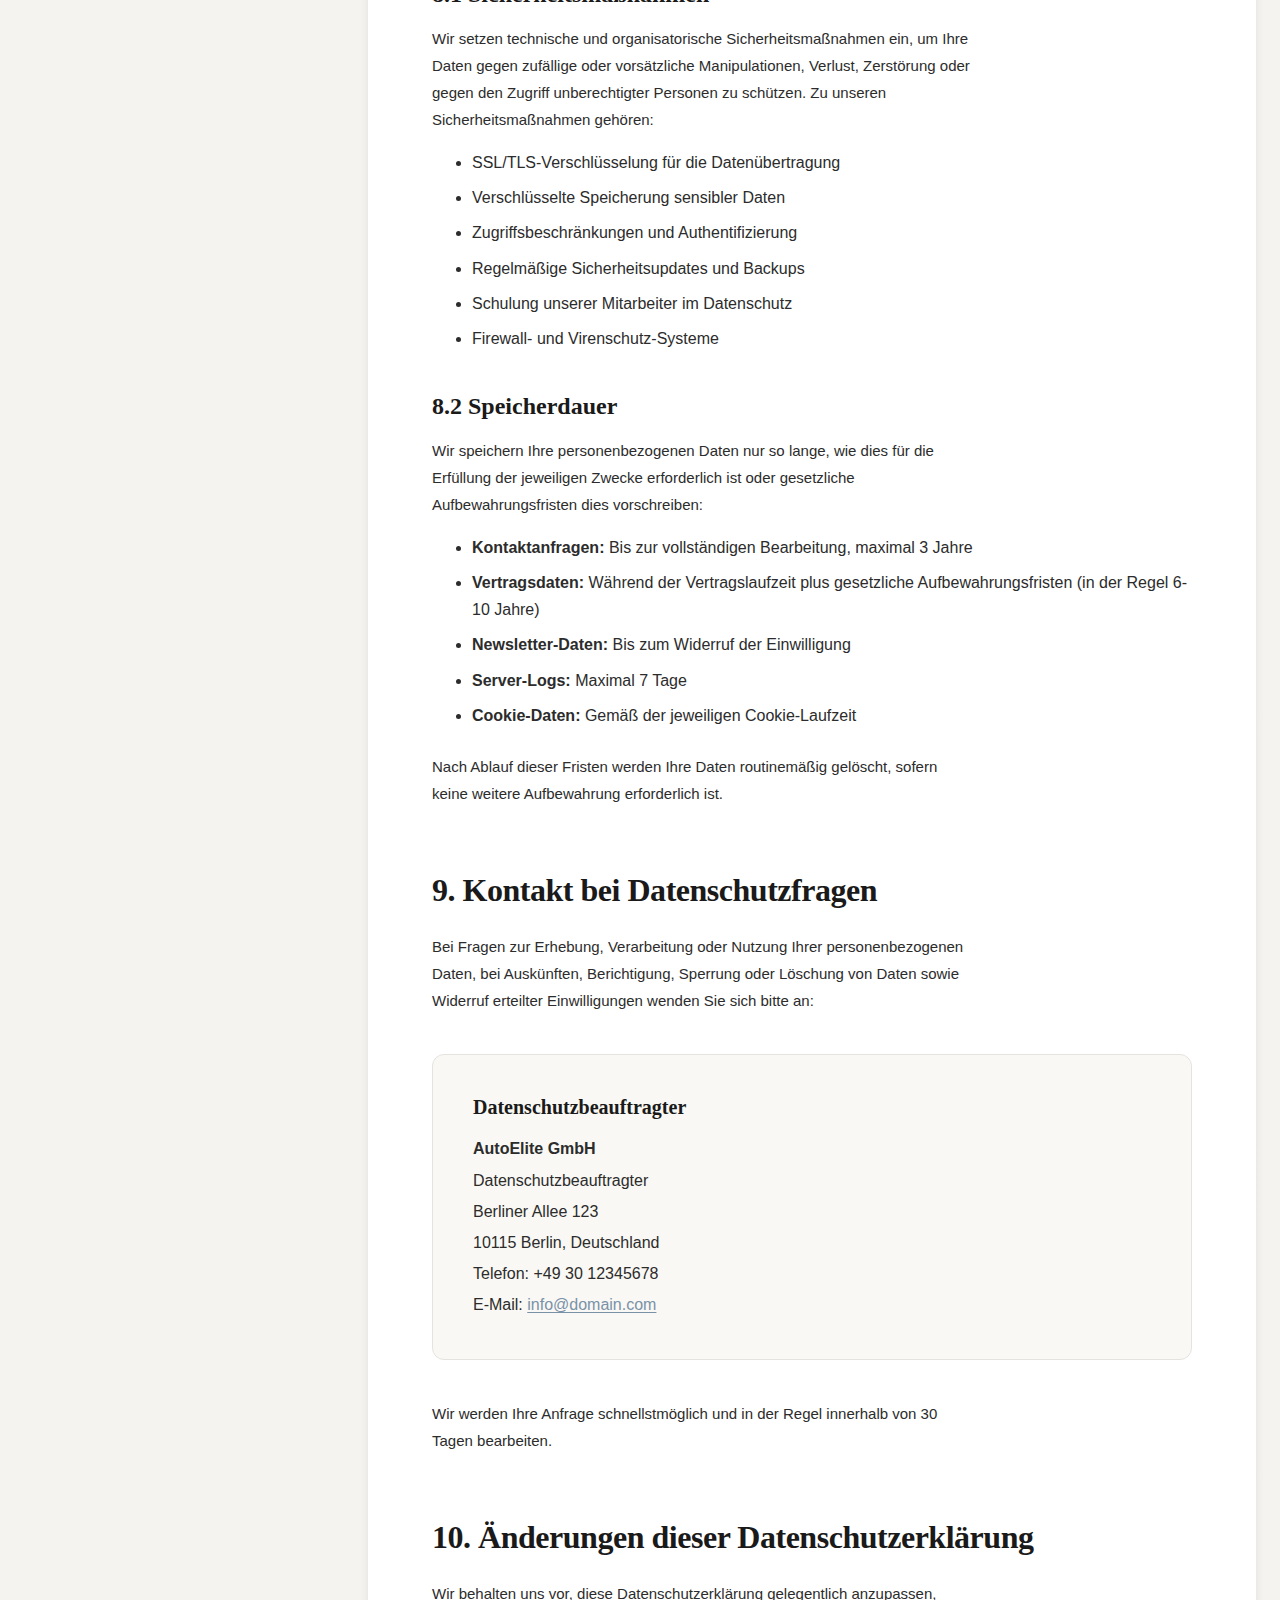
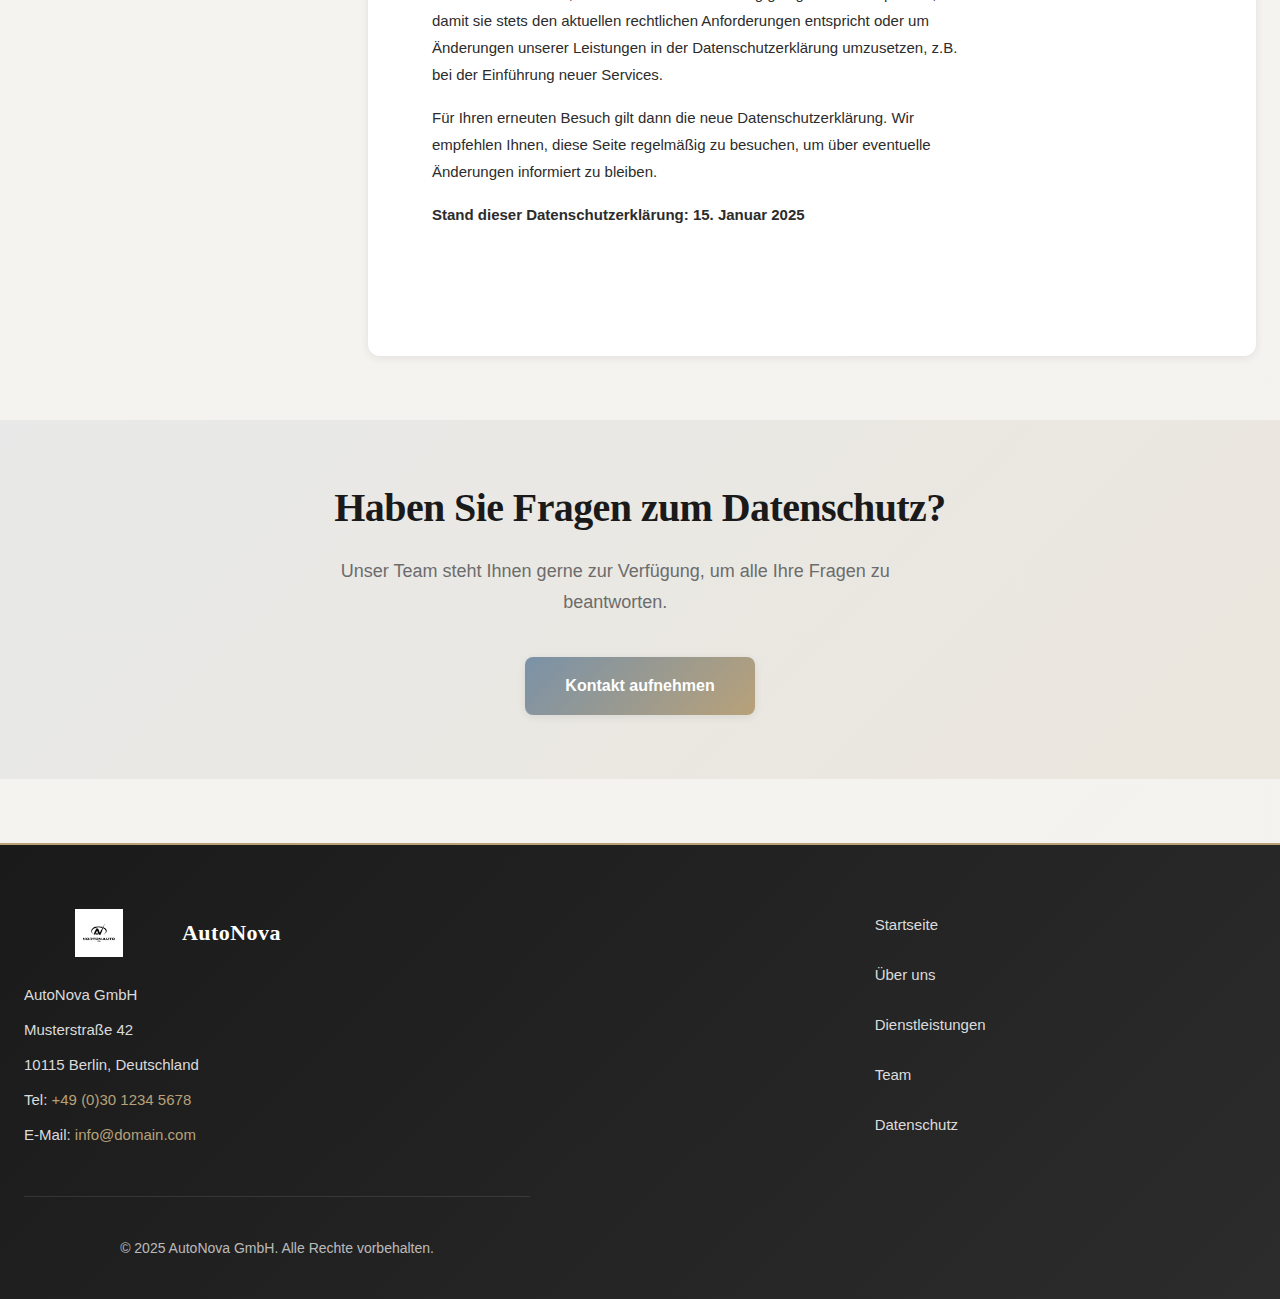
<file: privacy.html>
<!DOCTYPE html><html lang="de"><head>
  <meta charset="UTF-8">
  <meta name="viewport" content="width=device-width, initial-scale=1.0">
  <meta name="description" content="Datenschutzerklärung von AutoElite - Informationen über die Erhebung, Verarbeitung und Nutzung Ihrer personenbezogenen Daten gemäß DSGVO.">
  <meta property="og:title" content="Datenschutzerklärung | AutoElite">
  <meta property="og:description" content="Erfahren Sie, wie AutoElite Ihre personenbezogenen Daten schützt und verarbeitet. Transparente Informationen gemäß DSGVO.">
  <meta property="og:type" content="website">
  <meta property="og:url" content="https://domain.com/privacy.html">
  <title>Datenschutzerklärung | AutoElite</title>
  <link rel="canonical" href="https://domain.com/privacy.html">
  <link rel="stylesheet" href="style.css">
  <link rel="icon" type="image/png" href="/favicon.png">
  <link rel="apple-touch-icon" href="/apple-touch-icon.png">
 </head>
 <body>
  <header class="l-header">
   <div class="l-container l-header__content">
    <div class="l-header__brand">
     <a href="index.html" class="c-logo"> <img src="img/anfangliches-n-logo-vektor-gradient-farbe-einfaches-logo-inspiration-motiv-sy.jpg" alt="AutoNova Logo" class="c-logo__img" width="150" height="40" decoding="async" loading="eager"> <span class="c-logo__text">AutoNova</span> </a>
    </div>
    <button class="c-nav__toggle" type="button" aria-controls="site-nav" aria-expanded="false" aria-label="Navigationsmenü öffnen"><span class="c-nav__toggle-icon"></span></button>
    <nav class="c-nav" id="site-nav">
     <ul class="c-nav__list">
      <li class="c-nav__item"><a href="index.html" class="c-nav__link" aria-current="page">Startseite</a></li>
      <li class="c-nav__item"><a href="about.html" class="c-nav__link">Über uns</a></li>
      <li class="c-nav__item"><a href="services.html" class="c-nav__link">Dienstleistungen</a></li>
      <li class="c-nav__item"><a href="team.html" class="c-nav__link">Team</a></li>
      <li class="c-nav__item"><a href="privacy.html" class="c-nav__link">Datenschutz</a></li>
     </ul>
    </nav>
   </div>
  </header>
  <main class="l-main">
   <section class="c-privacy-hero">
    <div class="l-container">
     <nav aria-label="Breadcrumb">
      <ol class="c-breadcrumb">
       <li class="c-breadcrumb__item"><a href="index.html" class="c-breadcrumb__link">Startseite</a></li>
       <li class="c-breadcrumb__item" aria-current="page">Datenschutzerklärung</li>
      </ol>
     </nav>
     <h1 class="c-privacy-hero__title">Datenschutzerklärung</h1>
     <p class="c-privacy-hero__updated">Zuletzt aktualisiert: 15. Januar 2025</p>
    </div>
   </section>
   <section class="c-privacy-content">
    <div class="l-container">
     <div class="c-privacy-layout">
      <aside class="c-privacy-sidebar" role="navigation" aria-label="Seitennavigation">
       <h2 class="c-privacy-sidebar__title">Inhaltsverzeichnis</h2>
       <ul class="c-privacy-sidebar__list">
        <li class="c-privacy-sidebar__item"><a href="#introduction" class="c-privacy-sidebar__link">Einleitung</a></li>
        <li class="c-privacy-sidebar__item"><a href="#controller" class="c-privacy-sidebar__link">Verantwortlicher</a></li>
        <li class="c-privacy-sidebar__item"><a href="#data-collection" class="c-privacy-sidebar__link">Datenerhebung</a></li>
        <li class="c-privacy-sidebar__item"><a href="#data-usage" class="c-privacy-sidebar__link">Datenverwendung</a></li>
        <li class="c-privacy-sidebar__item"><a href="#cookies" class="c-privacy-sidebar__link">Cookies</a></li>
        <li class="c-privacy-sidebar__item"><a href="#third-party" class="c-privacy-sidebar__link">Drittanbieter</a></li>
        <li class="c-privacy-sidebar__item"><a href="#user-rights" class="c-privacy-sidebar__link">Ihre Rechte</a></li>
        <li class="c-privacy-sidebar__item"><a href="#data-security" class="c-privacy-sidebar__link">Datensicherheit</a></li>
        <li class="c-privacy-sidebar__item"><a href="#contact" class="c-privacy-sidebar__link">Kontakt</a></li>
       </ul>
      </aside>
      <article class="c-privacy-article">
       <section id="introduction" class="c-privacy-section">
        <h2 class="c-privacy-section__title">1. Einleitung</h2>
        <p class="c-privacy-section__text">Willkommen bei AutoElite. Der Schutz Ihrer persönlichen Daten ist uns ein wichtiges Anliegen. In dieser Datenschutzerklärung informieren wir Sie darüber, welche personenbezogenen Daten wir erheben, zu welchen Zwecken wir diese verwenden und welche Rechte Sie in Bezug auf Ihre Daten haben.</p>
        <p class="c-privacy-section__text">Diese Datenschutzerklärung gilt für alle Dienstleistungen von AutoElite und entspricht den Anforderungen der Datenschutz-Grundverordnung (DSGVO) sowie des Bundesdatenschutzgesetzes (BDSG).</p>
       </section>
       <section id="controller" class="c-privacy-section">
        <h2 class="c-privacy-section__title">2. Verantwortlicher</h2>
        <p class="c-privacy-section__text">Verantwortlich für die Datenverarbeitung auf dieser Website ist:</p>
        <div class="c-privacy-contact-box">
         <p class="c-privacy-contact-box__line"><strong>AutoElite GmbH</strong></p>
         <p class="c-privacy-contact-box__line">Berliner Allee 123</p>
         <p class="c-privacy-contact-box__line">10115 Berlin, Deutschland</p>
         <p class="c-privacy-contact-box__line">Telefon: +49 30 12345678</p>
         <p class="c-privacy-contact-box__line">E-Mail: <a href="mailto:info@domain.com" class="c-privacy-link">info@domain.com</a></p>
        </div>
        <p class="c-privacy-section__text">Bei Fragen zum Datenschutz können Sie sich jederzeit an unseren Datenschutzbeauftragten wenden unter: <a href="mailto:info@domain.com" class="c-privacy-link">info@domain.com</a></p>
       </section>
       <section id="data-collection" class="c-privacy-section">
        <h2 class="c-privacy-section__title">3. Welche Daten wir erheben</h2>
        <p class="c-privacy-section__text">Wir erheben verschiedene Arten von Daten, um Ihnen unsere Dienstleistungen anbieten und verbessern zu können:</p>
        <h3 class="c-privacy-section__subtitle">3.1 Automatisch erfasste Daten</h3>
        <p class="c-privacy-section__text">Bei jedem Besuch unserer Website werden automatisch folgende technische Daten erfasst:</p>
        <ul class="c-privacy-list">
         <li class="c-privacy-list__item">IP-Adresse des zugreifenden Geräts</li>
         <li class="c-privacy-list__item">Datum und Uhrzeit des Zugriffs</li>
         <li class="c-privacy-list__item">Name und URL der abgerufenen Dateien</li>
         <li class="c-privacy-list__item">Übertragene Datenmenge</li>
         <li class="c-privacy-list__item">Meldung über erfolgreichen Abruf</li>
         <li class="c-privacy-list__item">Browsertyp und -version</li>
         <li class="c-privacy-list__item">Betriebssystem</li>
         <li class="c-privacy-list__item">Referrer URL (zuvor besuchte Seite)</li>
        </ul>
        <p class="c-privacy-section__text">Diese Daten werden zur Gewährleistung der Systemsicherheit und zur technischen Administration unserer Website verwendet. Rechtsgrundlage ist Art. 6 Abs. 1 lit. f DSGVO (berechtigtes Interesse).</p>
        <h3 class="c-privacy-section__subtitle">3.2 Kontaktformular und E-Mail-Kontakt</h3>
        <p class="c-privacy-section__text">Wenn Sie uns über das Kontaktformular oder per E-Mail kontaktieren, werden folgende Daten erhoben:</p>
        <ul class="c-privacy-list">
         <li class="c-privacy-list__item">Vor- und Nachname</li>
         <li class="c-privacy-list__item">E-Mail-Adresse</li>
         <li class="c-privacy-list__item">Telefonnummer (optional)</li>
         <li class="c-privacy-list__item">Nachrichteninhalt</li>
         <li class="c-privacy-list__item">Datum und Uhrzeit der Anfrage</li>
        </ul>
        <p class="c-privacy-section__text">Diese Daten werden ausschließlich zur Bearbeitung Ihrer Anfrage verwendet. Rechtsgrundlage ist Art. 6 Abs. 1 lit. b DSGVO (Vertragsanbahnung) bzw. Art. 6 Abs. 1 lit. f DSGVO (berechtigtes Interesse an der Beantwortung Ihrer Anfrage).</p>
        <h3 class="c-privacy-section__subtitle">3.3 Newsletter (falls zutreffend)</h3>
        <p class="c-privacy-section__text">Falls Sie sich für unseren Newsletter anmelden, benötigen wir Ihre E-Mail-Adresse. Die Anmeldung erfolgt im Double-Opt-In-Verfahren. Rechtsgrundlage ist Art. 6 Abs. 1 lit. a DSGVO (Einwilligung). Sie können Ihre Einwilligung jederzeit widerrufen.</p>
       </section>
       <section id="data-usage" class="c-privacy-section">
        <h2 class="c-privacy-section__title">4. Wie wir Ihre Daten verwenden</h2>
        <p class="c-privacy-section__text">Wir verwenden Ihre personenbezogenen Daten ausschließlich für folgende Zwecke:</p>
        <ul class="c-privacy-list">
         <li class="c-privacy-list__item"><strong>Bereitstellung unserer Dienstleistungen:</strong> Zur Durchführung und Abwicklung von Verträgen und Dienstleistungen</li>
         <li class="c-privacy-list__item"><strong>Kommunikation:</strong> Zur Beantwortung von Anfragen und zur Kontaktaufnahme mit Ihnen</li>
         <li class="c-privacy-list__item"><strong>Technische Administration:</strong> Zur Gewährleistung der Funktionalität und Sicherheit unserer Website</li>
         <li class="c-privacy-list__item"><strong>Verbesserung unserer Angebote:</strong> Zur Analyse und Optimierung unserer Dienstleistungen</li>
         <li class="c-privacy-list__item"><strong>Rechtliche Verpflichtungen:</strong> Zur Erfüllung gesetzlicher Aufbewahrungs- und Auskunftspflichten</li>
        </ul>
        <p class="c-privacy-section__text">Ihre Daten werden nicht für automatisierte Entscheidungsfindung einschließlich Profiling verwendet.</p>
       </section>
       <section id="cookies" class="c-privacy-section">
        <h2 class="c-privacy-section__title">5. Verwendung von Cookies</h2>
        <p class="c-privacy-section__text">Unsere Website verwendet Cookies, um die Benutzerfreundlichkeit zu verbessern und bestimmte Funktionen bereitzustellen. Cookies sind kleine Textdateien, die auf Ihrem Endgerät gespeichert werden.</p>
        <h3 class="c-privacy-section__subtitle">5.1 Arten von Cookies</h3>
        <div class="c-privacy-table-container">
         <table class="c-privacy-table">
          <thead>
           <tr>
            <th>Cookie-Typ</th>
            <th>Zweck</th>
            <th>Speicherdauer</th>
           </tr>
          </thead>
          <tbody>
           <tr>
            <td><strong>Technisch notwendige Cookies</strong></td>
            <td>Ermöglichen grundlegende Funktionen wie Navigation und Sicherheit</td>
            <td>Session oder bis zu 30 Tage</td>
           </tr>
           <tr>
            <td><strong>Funktionale Cookies</strong></td>
            <td>Speichern Benutzereinstellungen wie Sprachauswahl</td>
            <td>Bis zu 12 Monate</td>
           </tr>
           <tr>
            <td><strong>Analytische Cookies</strong></td>
            <td>Sammeln Informationen über die Nutzung der Website</td>
            <td>Bis zu 24 Monate</td>
           </tr>
          </tbody>
         </table>
        </div>
        <h3 class="c-privacy-section__subtitle">5.2 Cookie-Verwaltung</h3>
        <p class="c-privacy-section__text">Sie können Ihren Browser so einstellen, dass Sie über das Setzen von Cookies informiert werden und Cookies nur im Einzelfall erlauben oder die Annahme von Cookies generell ausschließen. Bitte beachten Sie, dass bei Deaktivierung von Cookies die Funktionalität unserer Website eingeschränkt sein kann.</p>
        <p class="c-privacy-section__text">Zur Verwaltung Ihrer Cookie-Einstellungen können Sie folgende Browsereinstellungen nutzen:</p>
        <ul class="c-privacy-list">
         <li class="c-privacy-list__item">Chrome: Einstellungen → Datenschutz und Sicherheit → Cookies</li>
         <li class="c-privacy-list__item">Firefox: Einstellungen → Datenschutz &amp; Sicherheit → Cookies</li>
         <li class="c-privacy-list__item">Safari: Einstellungen → Datenschutz → Cookies blockieren</li>
         <li class="c-privacy-list__item">Edge: Einstellungen → Cookies und Websiteberechtigungen</li>
        </ul>
       </section>
       <section id="third-party" class="c-privacy-section">
        <h2 class="c-privacy-section__title">6. Weitergabe an Dritte und Drittanbieter-Dienste</h2>
        <p class="c-privacy-section__text">Wir geben Ihre personenbezogenen Daten nur dann an Dritte weiter, wenn:</p>
        <ul class="c-privacy-list">
         <li class="c-privacy-list__item">Sie Ihre ausdrückliche Einwilligung dazu erteilt haben (Art. 6 Abs. 1 lit. a DSGVO)</li>
         <li class="c-privacy-list__item">Die Weitergabe zur Erfüllung eines Vertrages erforderlich ist (Art. 6 Abs. 1 lit. b DSGVO)</li>
         <li class="c-privacy-list__item">Eine gesetzliche Verpflichtung zur Weitergabe besteht (Art. 6 Abs. 1 lit. c DSGVO)</li>
         <li class="c-privacy-list__item">Die Weitergabe zur Wahrung berechtigter Interessen erforderlich ist (Art. 6 Abs. 1 lit. f DSGVO)</li>
        </ul>
        <h3 class="c-privacy-section__subtitle">6.1 Eingesetzte Dienstleister</h3>
        <p class="c-privacy-section__text">Wir arbeiten mit folgenden Kategorien von Dienstleistern zusammen:</p>
        <ul class="c-privacy-list">
         <li class="c-privacy-list__item"><strong>Hosting-Anbieter:</strong> Zur Bereitstellung unserer Website-Infrastruktur</li>
         <li class="c-privacy-list__item"><strong>E-Mail-Service-Provider:</strong> Für den Versand von E-Mails und Newslettern</li>
         <li class="c-privacy-list__item"><strong>Analyse-Tools:</strong> Zur Website-Analyse und Optimierung (nur mit Ihrer Einwilligung)</li>
         <li class="c-privacy-list__item"><strong>Payment-Provider:</strong> Zur Abwicklung von Zahlungen</li>
        </ul>
        <p class="c-privacy-section__text">Alle Dienstleister sind sorgfältig ausgewählt und vertraglich verpflichtet, die Datenschutzbestimmungen einzuhalten. Die Verarbeitung erfolgt auf Grundlage von Auftragsverarbeitungsverträgen gemäß Art. 28 DSGVO.</p>
        <h3 class="c-privacy-section__subtitle">6.2 Datenübermittlung in Drittländer</h3>
        <p class="c-privacy-section__text">Sollten wir Daten in Länder außerhalb des Europäischen Wirtschaftsraums (EWR) übermitteln, erfolgt dies nur, wenn ein angemessenes Datenschutzniveau gewährleistet ist (z.B. durch EU-Standardvertragsklauseln oder Angemessenheitsbeschluss der EU-Kommission).</p>
       </section>
       <section id="user-rights" class="c-privacy-section">
        <h2 class="c-privacy-section__title">7. Ihre Rechte</h2>
        <p class="c-privacy-section__text">Sie haben gemäß der DSGVO folgende Rechte in Bezug auf Ihre personenbezogenen Daten:</p>
        <div class="c-privacy-rights-grid">
         <div class="c-privacy-rights-card">
          <h3 class="c-privacy-rights-card__title">Auskunftsrecht (Art. 15 DSGVO)</h3>
          <p class="c-privacy-rights-card__text">Sie haben das Recht, Auskunft über Ihre von uns verarbeiteten personenbezogenen Daten zu verlangen.</p>
         </div>
         <div class="c-privacy-rights-card">
          <h3 class="c-privacy-rights-card__title">Berichtigungsrecht (Art. 16 DSGVO)</h3>
          <p class="c-privacy-rights-card__text">Sie haben das Recht, die Berichtigung unrichtiger oder Vervollständigung unvollständiger Daten zu verlangen.</p>
         </div>
         <div class="c-privacy-rights-card">
          <h3 class="c-privacy-rights-card__title">Löschungsrecht (Art. 17 DSGVO)</h3>
          <p class="c-privacy-rights-card__text">Sie haben das Recht auf Löschung Ihrer Daten, sofern keine gesetzlichen Aufbewahrungspflichten entgegenstehen.</p>
         </div>
         <div class="c-privacy-rights-card">
          <h3 class="c-privacy-rights-card__title">Einschränkung der Verarbeitung (Art. 18 DSGVO)</h3>
          <p class="c-privacy-rights-card__text">Sie haben das Recht, die Einschränkung der Verarbeitung Ihrer Daten zu verlangen.</p>
         </div>
         <div class="c-privacy-rights-card">
          <h3 class="c-privacy-rights-card__title">Datenübertragbarkeit (Art. 20 DSGVO)</h3>
          <p class="c-privacy-rights-card__text">Sie haben das Recht, Ihre Daten in einem strukturierten, maschinenlesbaren Format zu erhalten.</p>
         </div>
         <div class="c-privacy-rights-card">
          <h3 class="c-privacy-rights-card__title">Widerspruchsrecht (Art. 21 DSGVO)</h3>
          <p class="c-privacy-rights-card__text">Sie haben das Recht, der Verarbeitung Ihrer Daten aus Gründen Ihrer besonderen Situation zu widersprechen.</p>
         </div>
        </div>
        <div class="c-privacy-highlight">
         <h3 class="c-privacy-highlight__title">Widerruf der Einwilligung</h3>
         <p class="c-privacy-highlight__text">Sofern die Verarbeitung auf einer Einwilligung beruht, haben Sie das Recht, diese jederzeit zu widerrufen. Die Rechtmäßigkeit der bis zum Widerruf erfolgten Verarbeitung bleibt davon unberührt.</p>
        </div>
        <div class="c-privacy-highlight">
         <h3 class="c-privacy-highlight__title">Beschwerderecht</h3>
         <p class="c-privacy-highlight__text">Sie haben das Recht, sich bei einer Datenschutz-Aufsichtsbehörde über die Verarbeitung Ihrer personenbezogenen Daten durch uns zu beschweren. Die zuständige Aufsichtsbehörde für Berlin ist:</p>
         <p class="c-privacy-highlight__text"><strong>Berliner Beauftragte für Datenschutz und Informationsfreiheit</strong>
          <br>
          Friedrichstraße 219, 10969 Berlin
          <br>
          Telefon: +49 30 13889-0
          <br>
          E-Mail: info@domain.com</p>
        </div>
       </section>
       <section id="data-security" class="c-privacy-section">
        <h2 class="c-privacy-section__title">8. Datensicherheit und Speicherdauer</h2>
        <h3 class="c-privacy-section__subtitle">8.1 Sicherheitsmaßnahmen</h3>
        <p class="c-privacy-section__text">Wir setzen technische und organisatorische Sicherheitsmaßnahmen ein, um Ihre Daten gegen zufällige oder vorsätzliche Manipulationen, Verlust, Zerstörung oder gegen den Zugriff unberechtigter Personen zu schützen. Zu unseren Sicherheitsmaßnahmen gehören:</p>
        <ul class="c-privacy-list">
         <li class="c-privacy-list__item">SSL/TLS-Verschlüsselung für die Datenübertragung</li>
         <li class="c-privacy-list__item">Verschlüsselte Speicherung sensibler Daten</li>
         <li class="c-privacy-list__item">Zugriffsbeschränkungen und Authentifizierung</li>
         <li class="c-privacy-list__item">Regelmäßige Sicherheitsupdates und Backups</li>
         <li class="c-privacy-list__item">Schulung unserer Mitarbeiter im Datenschutz</li>
         <li class="c-privacy-list__item">Firewall- und Virenschutz-Systeme</li>
        </ul>
        <h3 class="c-privacy-section__subtitle">8.2 Speicherdauer</h3>
        <p class="c-privacy-section__text">Wir speichern Ihre personenbezogenen Daten nur so lange, wie dies für die Erfüllung der jeweiligen Zwecke erforderlich ist oder gesetzliche Aufbewahrungsfristen dies vorschreiben:</p>
        <ul class="c-privacy-list">
         <li class="c-privacy-list__item"><strong>Kontaktanfragen:</strong> Bis zur vollständigen Bearbeitung, maximal 3 Jahre</li>
         <li class="c-privacy-list__item"><strong>Vertragsdaten:</strong> Während der Vertragslaufzeit plus gesetzliche Aufbewahrungsfristen (in der Regel 6-10 Jahre)</li>
         <li class="c-privacy-list__item"><strong>Newsletter-Daten:</strong> Bis zum Widerruf der Einwilligung</li>
         <li class="c-privacy-list__item"><strong>Server-Logs:</strong> Maximal 7 Tage</li>
         <li class="c-privacy-list__item"><strong>Cookie-Daten:</strong> Gemäß der jeweiligen Cookie-Laufzeit</li>
        </ul>
        <p class="c-privacy-section__text">Nach Ablauf dieser Fristen werden Ihre Daten routinemäßig gelöscht, sofern keine weitere Aufbewahrung erforderlich ist.</p>
       </section>
       <section id="contact" class="c-privacy-section">
        <h2 class="c-privacy-section__title">9. Kontakt bei Datenschutzfragen</h2>
        <p class="c-privacy-section__text">Bei Fragen zur Erhebung, Verarbeitung oder Nutzung Ihrer personenbezogenen Daten, bei Auskünften, Berichtigung, Sperrung oder Löschung von Daten sowie Widerruf erteilter Einwilligungen wenden Sie sich bitte an:</p>
        <div class="c-privacy-contact-card">
         <h3 class="c-privacy-contact-card__title">Datenschutzbeauftragter</h3>
         <p class="c-privacy-contact-card__line"><strong>AutoElite GmbH</strong></p>
         <p class="c-privacy-contact-card__line">Datenschutzbeauftragter</p>
         <p class="c-privacy-contact-card__line">Berliner Allee 123</p>
         <p class="c-privacy-contact-card__line">10115 Berlin, Deutschland</p>
         <p class="c-privacy-contact-card__line">Telefon: +49 30 12345678</p>
         <p class="c-privacy-contact-card__line">E-Mail: <a href="mailto:info@domain.com" class="c-privacy-link">info@domain.com</a></p>
        </div>
        <p class="c-privacy-section__text">Wir werden Ihre Anfrage schnellstmöglich und in der Regel innerhalb von 30 Tagen bearbeiten.</p>
       </section>
       <section class="c-privacy-section c-privacy-section--updates">
        <h2 class="c-privacy-section__title">10. Änderungen dieser Datenschutzerklärung</h2>
        <p class="c-privacy-section__text">Wir behalten uns vor, diese Datenschutzerklärung gelegentlich anzupassen, damit sie stets den aktuellen rechtlichen Anforderungen entspricht oder um Änderungen unserer Leistungen in der Datenschutzerklärung umzusetzen, z.B. bei der Einführung neuer Services.</p>
        <p class="c-privacy-section__text">Für Ihren erneuten Besuch gilt dann die neue Datenschutzerklärung. Wir empfehlen Ihnen, diese Seite regelmäßig zu besuchen, um über eventuelle Änderungen informiert zu bleiben.</p>
        <p class="c-privacy-section__text"><strong>Stand dieser Datenschutzerklärung: 15. Januar 2025</strong></p>
       </section>
      </article>
     </div>
    </div>
   </section>
   <section class="c-privacy-cta">
    <div class="l-container">
     <div class="c-privacy-cta__content">
      <h2 class="c-privacy-cta__title">Haben Sie Fragen zum Datenschutz?</h2>
      <p class="c-privacy-cta__text">Unser Team steht Ihnen gerne zur Verfügung, um alle Ihre Fragen zu beantworten.</p>
      <a href="index.html#contact" class="c-button">Kontakt aufnehmen</a>
     </div>
    </div>
   </section>
  </main>
  <footer class="l-footer">
   <div class="l-container l-footer__content">
    <div class="l-footer__brand">
     <a href="index.html" class="c-logo"> <img src="img/anfangliches-n-logo-vektor-gradient-farbe-einfaches-logo-inspiration-motiv-sy.jpg" alt="AutoNova Logo" class="c-logo__img" width="150" height="40" decoding="async" loading="lazy"> <span class="c-logo__text">AutoNova</span> </a>
     <address class="l-footer__address">
      <p>AutoNova GmbH</p>
      <p>Musterstraße 42</p>
      <p>10115 Berlin, Deutschland</p>
      <p>Tel: <a href="tel:+493012345678">+49 (0)30 1234 5678</a></p>
      <p>E-Mail: <a href="mailto:info@domain.com">info@domain.com</a></p>
     </address>
    </div>
    <nav class="c-nav c-nav--footer" aria-label="Footer Navigation">
     <ul class="c-nav__list">
      <li class="c-nav__item"><a href="index.html" class="c-nav__link">Startseite</a></li>
      <li class="c-nav__item"><a href="about.html" class="c-nav__link">Über uns</a></li>
      <li class="c-nav__item"><a href="services.html" class="c-nav__link">Dienstleistungen</a></li>
      <li class="c-nav__item"><a href="team.html" class="c-nav__link">Team</a></li>
      <li class="c-nav__item"><a href="privacy.html" class="c-nav__link">Datenschutz</a></li>
     </ul>
    </nav>
    <p class="l-footer__copyright">© 2025 AutoNova GmbH. Alle Rechte vorbehalten.</p>
   </div>
  </footer>
  <script src="script.js" defer=""></script>
 
</body></html>
</file>
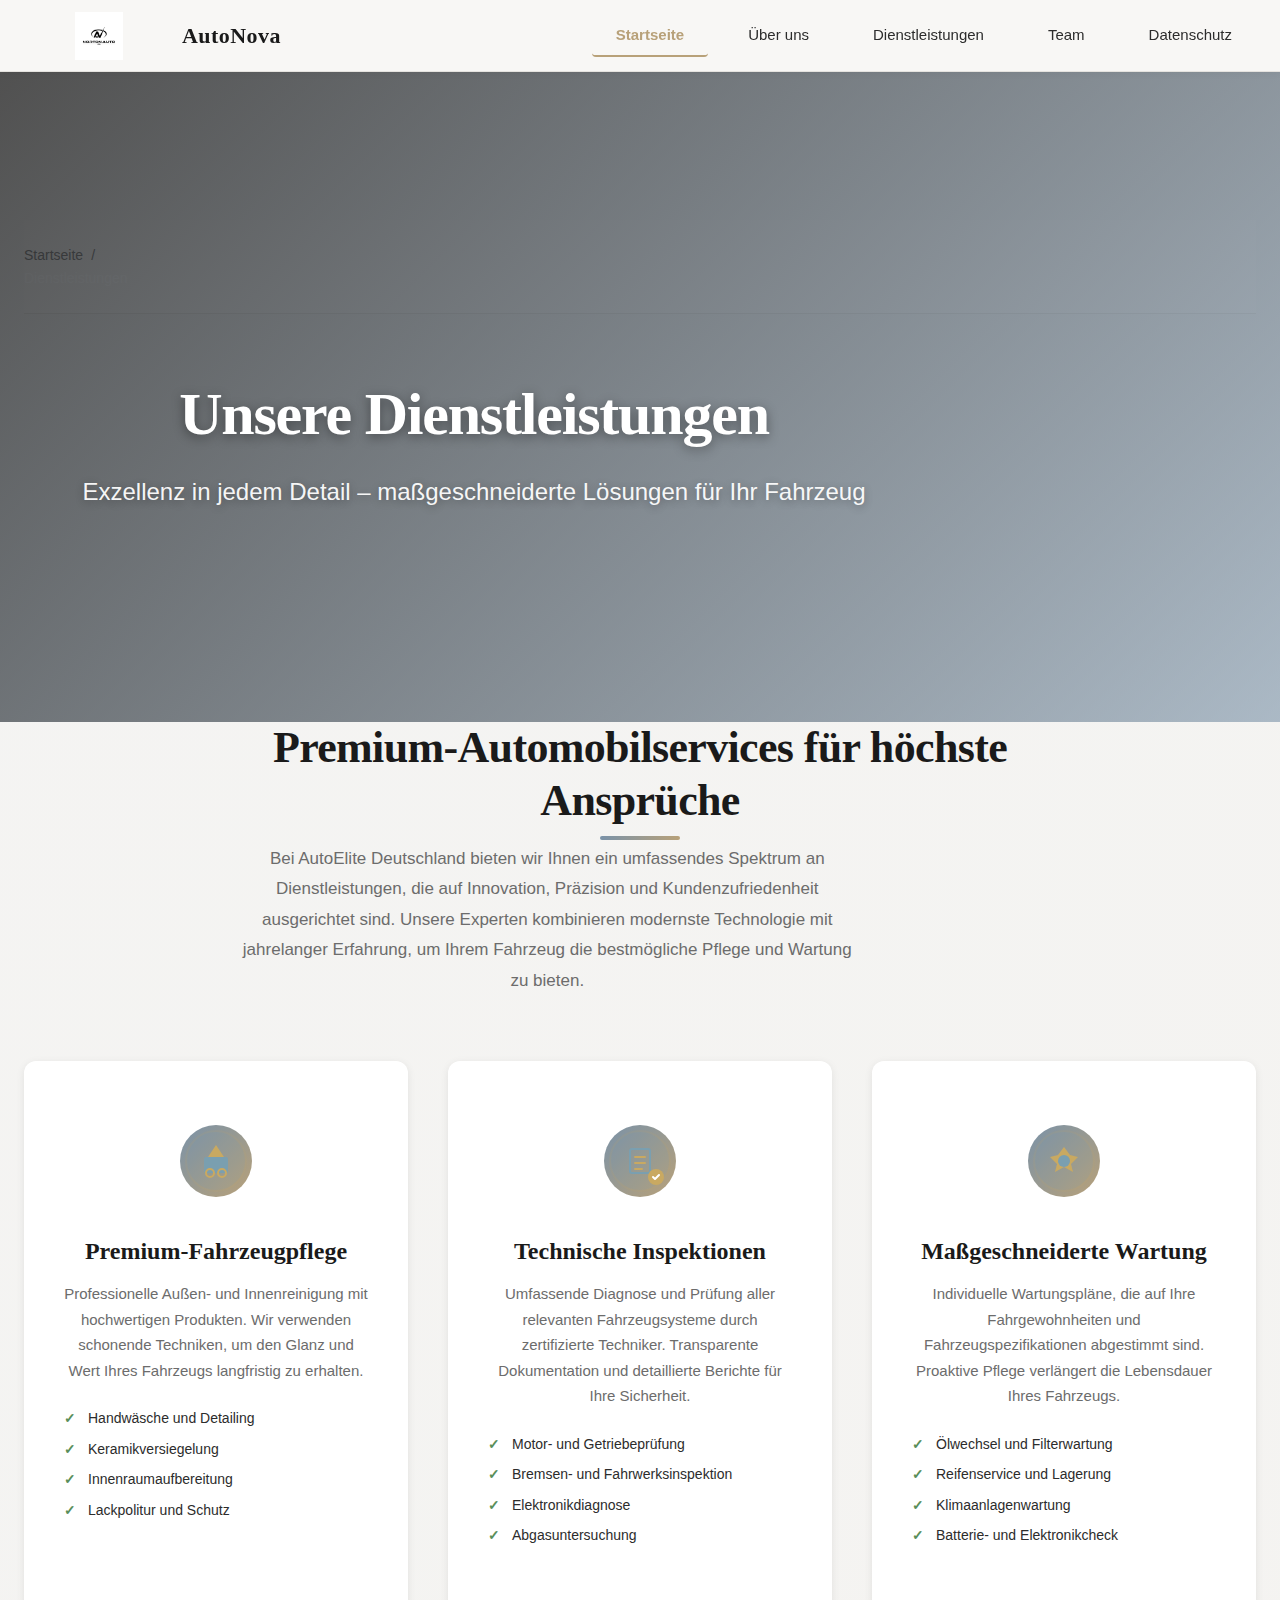
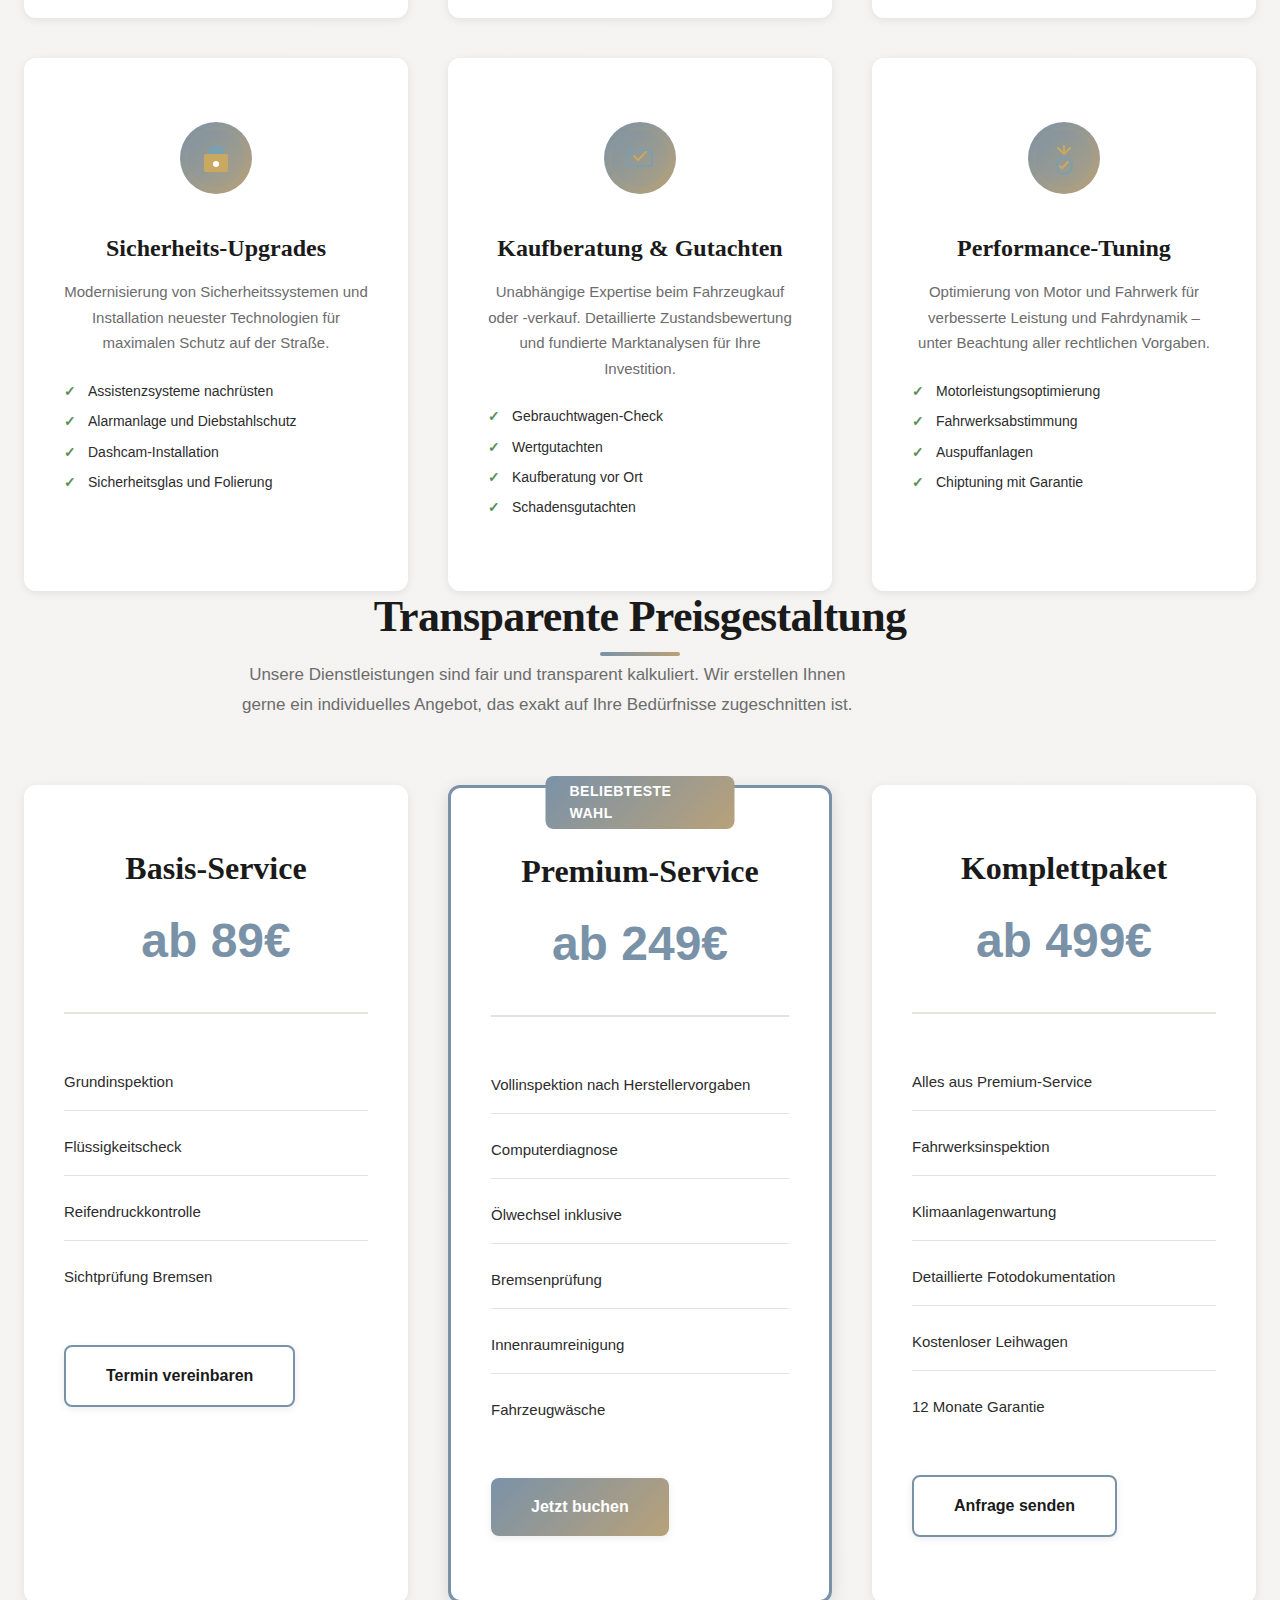
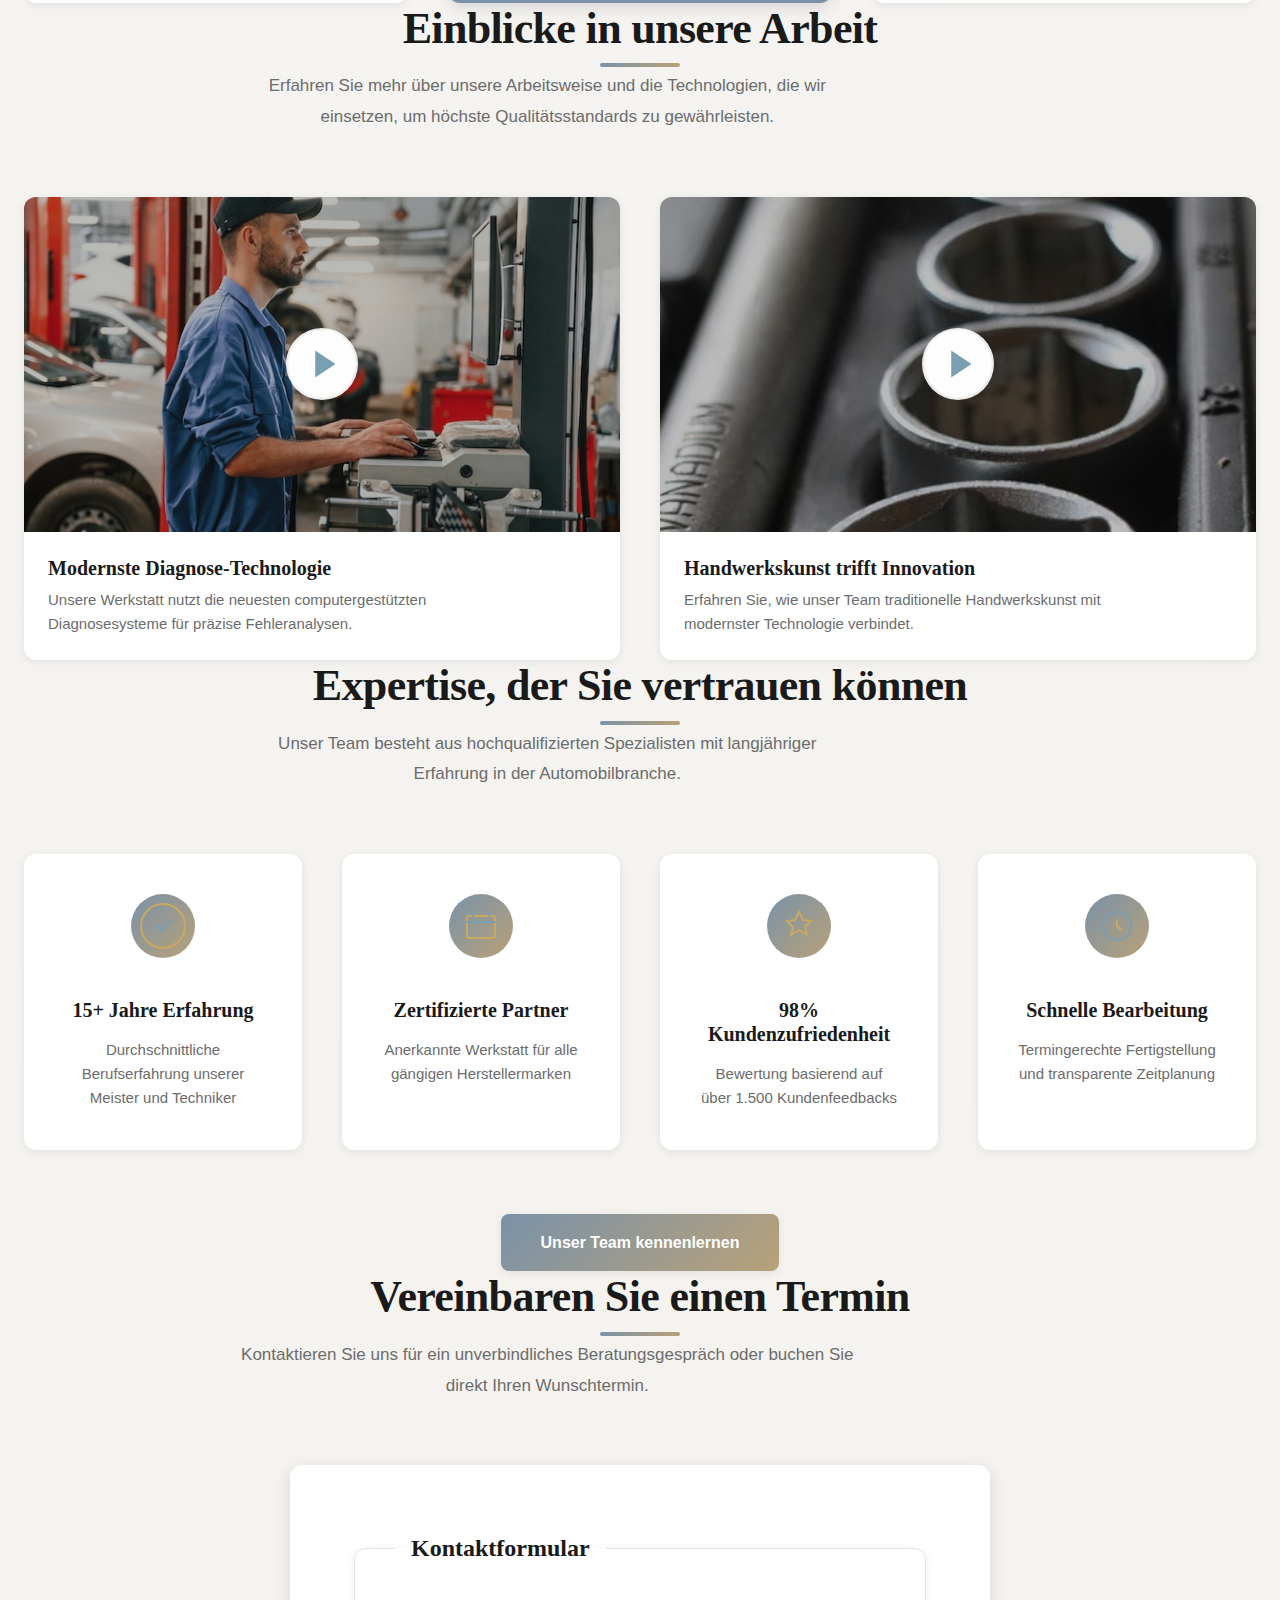
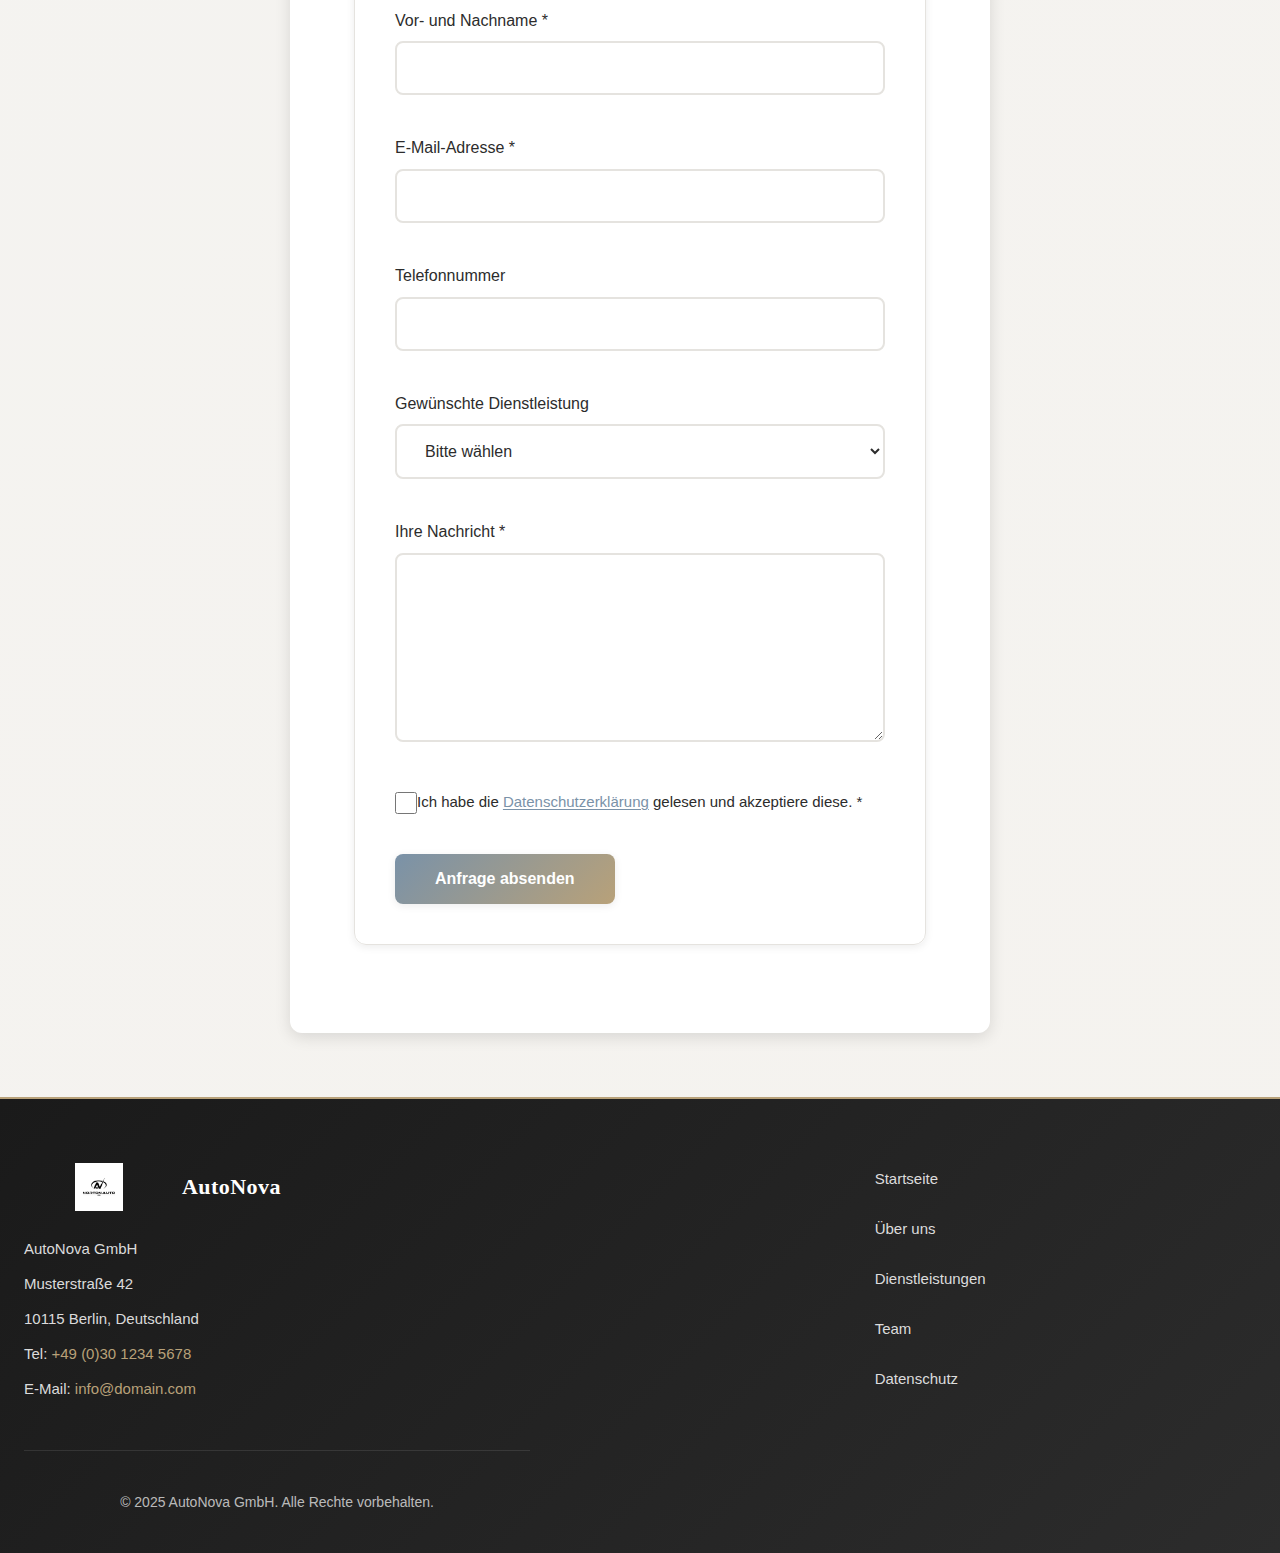
<file: services.html>
<!DOCTYPE html><html lang="de"><head>
  <meta charset="UTF-8">
  <meta name="viewport" content="width=device-width, initial-scale=1.0">
  <title>Unsere Dienstleistungen | AutoElite Deutschland</title>
  <meta name="description" content="Entdecken Sie unser umfassendes Angebot an Automobildienstleistungen: Premium-Fahrzeugpflege, technische Inspektionen, maßgeschneiderte Wartung und professionelle Beratung für Ihr Fahrzeug.">
  <link rel="canonical" href="https://domain.com/services.html">
  <meta property="og:title" content="Unsere Dienstleistungen | AutoElite Deutschland">
  <meta property="og:description" content="Entdecken Sie unser umfassendes Angebot an Automobildienstleistungen: Premium-Fahrzeugpflege, technische Inspektionen, maßgeschneiderte Wartung und professionelle Beratung für Ihr Fahrzeug.">
  <meta property="og:url" content="https://domain.com/services.html">
  <meta property="og:type" content="website">
  <link rel="stylesheet" href="style.css">
  <link rel="icon" type="image/png" href="/favicon.png">
  <link rel="apple-touch-icon" href="/apple-touch-icon.png">
 </head>
 <body>
  <header class="l-header">
   <div class="l-container l-header__content">
    <div class="l-header__brand">
     <a href="index.html" class="c-logo"> <img src="img/anfangliches-n-logo-vektor-gradient-farbe-einfaches-logo-inspiration-motiv-sy.jpg" alt="AutoNova Logo" class="c-logo__img" width="150" height="40" decoding="async" loading="eager"> <span class="c-logo__text">AutoNova</span> </a>
    </div>
    <button class="c-nav__toggle" type="button" aria-controls="site-nav" aria-expanded="false" aria-label="Navigationsmenü öffnen"><span class="c-nav__toggle-icon"></span></button>
    <nav class="c-nav" id="site-nav">
     <ul class="c-nav__list">
      <li class="c-nav__item"><a href="index.html" class="c-nav__link" aria-current="page">Startseite</a></li>
      <li class="c-nav__item"><a href="about.html" class="c-nav__link">Über uns</a></li>
      <li class="c-nav__item"><a href="services.html" class="c-nav__link">Dienstleistungen</a></li>
      <li class="c-nav__item"><a href="team.html" class="c-nav__link">Team</a></li>
      <li class="c-nav__item"><a href="privacy.html" class="c-nav__link">Datenschutz</a></li>
     </ul>
    </nav>
   </div>
  </header>
  <main>
   <section class="c-hero c-hero--services">
    <div class="l-container">
     <nav aria-label="Breadcrumb">
      <ol class="c-breadcrumb">
       <li class="c-breadcrumb__item"><a href="index.html" class="c-breadcrumb__link">Startseite</a></li>
       <li class="c-breadcrumb__item" aria-current="page">Dienstleistungen</li>
      </ol>
     </nav>
     <div class="c-hero__content">
      <h1 class="c-hero__title">Unsere Dienstleistungen</h1>
      <p class="c-hero__subtitle">Exzellenz in jedem Detail – maßgeschneiderte Lösungen für Ihr Fahrzeug</p>
     </div>
    </div>
   </section>
   <section class="c-section c-section--services-intro">
    <div class="l-container">
     <div class="c-section__header">
      <h2 class="c-section__title">Premium-Automobilservices für höchste Ansprüche</h2>
      <p class="c-section__text">Bei AutoElite Deutschland bieten wir Ihnen ein umfassendes Spektrum an Dienstleistungen, die auf Innovation, Präzision und Kundenzufriedenheit ausgerichtet sind. Unsere Experten kombinieren modernste Technologie mit jahrelanger Erfahrung, um Ihrem Fahrzeug die bestmögliche Pflege und Wartung zu bieten.</p>
     </div>
    </div>
   </section>
   <section class="c-section c-section--service-highlights">
    <div class="l-container">
     <div class="c-services-grid">
      <article class="c-service-card" data-aos="fade-up" data-aos-delay="0">
       <div class="c-service-card__icon">
        <svg width="64" height="64" viewBox="0 0 64 64" fill="none" xmlns="http://www.w3.org/2000/svg" aria-hidden="true">
         <circle cx="32" cy="32" r="30" stroke="#C9A961" stroke-width="2" fill="#7A9FB0" opacity="0.1"></circle> <path d="M32 16L40 28H24L32 16Z" fill="#C9A961"></path> <rect x="20" y="28" width="24" height="16" rx="2" fill="#7A9FB0"></rect> <circle cx="26" cy="44" r="4" stroke="#C9A961" stroke-width="2" fill="none"></circle> <circle cx="38" cy="44" r="4" stroke="#C9A961" stroke-width="2" fill="none"></circle>
        </svg>
       </div>
       <h3 class="c-service-card__title">Premium-Fahrzeugpflege</h3>
       <p class="c-service-card__description">Professionelle Außen- und Innenreinigung mit hochwertigen Produkten. Wir verwenden schonende Techniken, um den Glanz und Wert Ihres Fahrzeugs langfristig zu erhalten.</p>
       <ul class="c-service-card__features">
        <li>Handwäsche und Detailing</li>
        <li>Keramikversiegelung</li>
        <li>Innenraumaufbereitung</li>
        <li>Lackpolitur und Schutz</li>
       </ul>
      </article>
      <article class="c-service-card" data-aos="fade-up" data-aos-delay="100">
       <div class="c-service-card__icon">
        <svg width="64" height="64" viewBox="0 0 64 64" fill="none" xmlns="http://www.w3.org/2000/svg" aria-hidden="true">
         <circle cx="32" cy="32" r="30" stroke="#C9A961" stroke-width="2" fill="#7A9FB0" opacity="0.1"></circle> <rect x="22" y="20" width="20" height="24" rx="2" stroke="#7A9FB0" stroke-width="2" fill="none"></rect> <path d="M27 28H37M27 34H37M27 40H34" stroke="#C9A961" stroke-width="2" stroke-linecap="round"></path> <circle cx="48" cy="48" r="8" fill="#C9A961"></circle> <path d="M45 48L47 50L51 46" stroke="white" stroke-width="2" stroke-linecap="round" stroke-linejoin="round"></path>
        </svg>
       </div>
       <h3 class="c-service-card__title">Technische Inspektionen</h3>
       <p class="c-service-card__description">Umfassende Diagnose und Prüfung aller relevanten Fahrzeugsysteme durch zertifizierte Techniker. Transparente Dokumentation und detaillierte Berichte für Ihre Sicherheit.</p>
       <ul class="c-service-card__features">
        <li>Motor- und Getriebeprüfung</li>
        <li>Bremsen- und Fahrwerksinspektion</li>
        <li>Elektronikdiagnose</li>
        <li>Abgasuntersuchung</li>
       </ul>
      </article>
      <article class="c-service-card" data-aos="fade-up" data-aos-delay="200">
       <div class="c-service-card__icon">
        <svg width="64" height="64" viewBox="0 0 64 64" fill="none" xmlns="http://www.w3.org/2000/svg" aria-hidden="true">
         <circle cx="32" cy="32" r="30" stroke="#C9A961" stroke-width="2" fill="#7A9FB0" opacity="0.1"></circle> <path d="M32 18L38 26L46 28L39 35L41 43L32 38L23 43L25 35L18 28L26 26L32 18Z" fill="#C9A961"></path> <circle cx="32" cy="32" r="6" fill="#7A9FB0"></circle>
        </svg>
       </div>
       <h3 class="c-service-card__title">Maßgeschneiderte Wartung</h3>
       <p class="c-service-card__description">Individuelle Wartungspläne, die auf Ihre Fahrgewohnheiten und Fahrzeugspezifikationen abgestimmt sind. Proaktive Pflege verlängert die Lebensdauer Ihres Fahrzeugs.</p>
       <ul class="c-service-card__features">
        <li>Ölwechsel und Filterwartung</li>
        <li>Reifenservice und Lagerung</li>
        <li>Klimaanlagenwartung</li>
        <li>Batterie- und Elektronikcheck</li>
       </ul>
      </article>
      <article class="c-service-card" data-aos="fade-up" data-aos-delay="300">
       <div class="c-service-card__icon">
        <svg width="64" height="64" viewBox="0 0 64 64" fill="none" xmlns="http://www.w3.org/2000/svg" aria-hidden="true">
         <circle cx="32" cy="32" r="30" stroke="#C9A961" stroke-width="2" fill="#7A9FB0" opacity="0.1"></circle> <path d="M24 26C24 22.6863 26.6863 20 30 20H34C37.3137 20 40 22.6863 40 26V28H24V26Z" fill="#7A9FB0"></path> <rect x="20" y="28" width="24" height="18" rx="2" fill="#C9A961"></rect> <circle cx="32" cy="38" r="3" fill="white"></circle>
        </svg>
       </div>
       <h3 class="c-service-card__title">Sicherheits-Upgrades</h3>
       <p class="c-service-card__description">Modernisierung von Sicherheitssystemen und Installation neuester Technologien für maximalen Schutz auf der Straße.</p>
       <ul class="c-service-card__features">
        <li>Assistenzsysteme nachrüsten</li>
        <li>Alarmanlage und Diebstahlschutz</li>
        <li>Dashcam-Installation</li>
        <li>Sicherheitsglas und Folierung</li>
       </ul>
      </article>
      <article class="c-service-card" data-aos="fade-up" data-aos-delay="400">
       <div class="c-service-card__icon">
        <svg width="64" height="64" viewBox="0 0 64 64" fill="none" xmlns="http://www.w3.org/2000/svg" aria-hidden="true">
         <circle cx="32" cy="32" r="30" stroke="#C9A961" stroke-width="2" fill="#7A9FB0" opacity="0.1"></circle> <rect x="20" y="24" width="24" height="16" rx="2" stroke="#7A9FB0" stroke-width="2" fill="none"></rect> <path d="M26 30L30 34L38 26" stroke="#C9A961" stroke-width="2" stroke-linecap="round" stroke-linejoin="round"></path>
        </svg>
       </div>
       <h3 class="c-service-card__title">Kaufberatung &amp; Gutachten</h3>
       <p class="c-service-card__description">Unabhängige Expertise beim Fahrzeugkauf oder -verkauf. Detaillierte Zustandsbewertung und fundierte Marktanalysen für Ihre Investition.</p>
       <ul class="c-service-card__features">
        <li>Gebrauchtwagen-Check</li>
        <li>Wertgutachten</li>
        <li>Kaufberatung vor Ort</li>
        <li>Schadensgutachten</li>
       </ul>
      </article>
      <article class="c-service-card" data-aos="fade-up" data-aos-delay="500">
       <div class="c-service-card__icon">
        <svg width="64" height="64" viewBox="0 0 64 64" fill="none" xmlns="http://www.w3.org/2000/svg" aria-hidden="true">
         <circle cx="32" cy="32" r="30" stroke="#C9A961" stroke-width="2" fill="#7A9FB0" opacity="0.1"></circle> <path d="M32 20V28M32 28L38 22M32 28L26 22" stroke="#C9A961" stroke-width="2" stroke-linecap="round" stroke-linejoin="round"></path> <circle cx="32" cy="40" r="8" stroke="#7A9FB0" stroke-width="2" fill="none"></circle> <path d="M28 40L30 42L36 36" stroke="#C9A961" stroke-width="2" stroke-linecap="round" stroke-linejoin="round"></path>
        </svg>
       </div>
       <h3 class="c-service-card__title">Performance-Tuning</h3>
       <p class="c-service-card__description">Optimierung von Motor und Fahrwerk für verbesserte Leistung und Fahrdynamik – unter Beachtung aller rechtlichen Vorgaben.</p>
       <ul class="c-service-card__features">
        <li>Motorleistungsoptimierung</li>
        <li>Fahrwerksabstimmung</li>
        <li>Auspuffanlagen</li>
        <li>Chiptuning mit Garantie</li>
       </ul>
      </article>
     </div>
    </div>
   </section>
   <section class="c-section c-section--pricing-overview">
    <div class="l-container">
     <div class="c-section__header c-section__header--center">
      <h2 class="c-section__title">Transparente Preisgestaltung</h2>
      <p class="c-section__text">Unsere Dienstleistungen sind fair und transparent kalkuliert. Wir erstellen Ihnen gerne ein individuelles Angebot, das exakt auf Ihre Bedürfnisse zugeschnitten ist.</p>
     </div>
     <div class="c-pricing-grid">
      <div class="c-pricing-card" data-aos="zoom-in" data-aos-delay="0">
       <div class="c-pricing-card__header">
        <h3 class="c-pricing-card__title">Basis-Service</h3>
        <div class="c-pricing-card__price">
         <span class="c-pricing-card__amount">ab 89€</span>
        </div>
       </div>
       <ul class="c-pricing-card__features">
        <li>Grundinspektion</li>
        <li>Flüssigkeitscheck</li>
        <li>Reifendruckkontrolle</li>
        <li>Sichtprüfung Bremsen</li>
       </ul>
       <a href="#contact-form" class="c-button c-button--outline">Termin vereinbaren</a>
      </div>
      <div class="c-pricing-card c-pricing-card--featured" data-aos="zoom-in" data-aos-delay="100">
       <div class="c-pricing-card__badge">Beliebteste Wahl</div>
       <div class="c-pricing-card__header">
        <h3 class="c-pricing-card__title">Premium-Service</h3>
        <div class="c-pricing-card__price">
         <span class="c-pricing-card__amount">ab 249€</span>
        </div>
       </div>
       <ul class="c-pricing-card__features">
        <li>Vollinspektion nach Herstellervorgaben</li>
        <li>Computerdiagnose</li>
        <li>Ölwechsel inklusive</li>
        <li>Bremsenprüfung</li>
        <li>Innenraumreinigung</li>
        <li>Fahrzeugwäsche</li>
       </ul>
       <a href="#contact-form" class="c-button">Jetzt buchen</a>
      </div>
      <div class="c-pricing-card" data-aos="zoom-in" data-aos-delay="200">
       <div class="c-pricing-card__header">
        <h3 class="c-pricing-card__title">Komplettpaket</h3>
        <div class="c-pricing-card__price">
         <span class="c-pricing-card__amount">ab 499€</span>
        </div>
       </div>
       <ul class="c-pricing-card__features">
        <li>Alles aus Premium-Service</li>
        <li>Fahrwerksinspektion</li>
        <li>Klimaanlagenwartung</li>
        <li>Detaillierte Fotodokumentation</li>
        <li>Kostenloser Leihwagen</li>
        <li>12 Monate Garantie</li>
       </ul>
       <a href="#contact-form" class="c-button c-button--outline">Anfrage senden</a>
      </div>
     </div>
    </div>
   </section>
   <section class="c-section c-section--video-tutorials">
    <div class="l-container">
     <div class="c-section__header c-section__header--center">
      <h2 class="c-section__title">Einblicke in unsere Arbeit</h2>
      <p class="c-section__text">Erfahren Sie mehr über unsere Arbeitsweise und die Technologien, die wir einsetzen, um höchste Qualitätsstandards zu gewährleisten.</p>
     </div>
     <div class="c-video-grid">
      <div class="c-video-card" data-aos="fade-right">
       <div class="c-video-card__thumbnail">
        <img src="img/103635.jpg" alt="Professionelle Fahrzeuginspection, moderne Werkstatt, Techniker mit Diagnoseequipment" class="c-video-card__image" loading="lazy" width="800" height="450">
        <div class="c-video-card__overlay">
         <svg width="64" height="64" viewBox="0 0 64 64" fill="none" xmlns="http://www.w3.org/2000/svg" class="c-video-card__play-icon" aria-hidden="true">
          <circle cx="32" cy="32" r="30" fill="rgba(255,255,255,0.9)"></circle> <path d="M26 20L44 32L26 44V20Z" fill="#7A9FB0"></path>
         </svg>
        </div>
       </div>
       <h3 class="c-video-card__title">Modernste Diagnose-Technologie</h3>
       <p class="c-video-card__description">Unsere Werkstatt nutzt die neuesten computergestützten Diagnosesysteme für präzise Fehleranalysen.</p>
      </div>
      <div class="c-video-card" data-aos="fade-left">
       <div class="c-video-card__thumbnail">
        <img src="img/626.jpg" alt="Detailaufnahme Motorinspection, Werkzeuge, technische Präzision" class="c-video-card__image" loading="lazy" width="800" height="450">
        <div class="c-video-card__overlay">
         <svg width="64" height="64" viewBox="0 0 64 64" fill="none" xmlns="http://www.w3.org/2000/svg" class="c-video-card__play-icon" aria-hidden="true">
          <circle cx="32" cy="32" r="30" fill="rgba(255,255,255,0.9)"></circle> <path d="M26 20L44 32L26 44V20Z" fill="#7A9FB0"></path>
         </svg>
        </div>
       </div>
       <h3 class="c-video-card__title">Handwerkskunst trifft Innovation</h3>
       <p class="c-video-card__description">Erfahren Sie, wie unser Team traditionelle Handwerkskunst mit modernster Technologie verbindet.</p>
      </div>
     </div>
    </div>
   </section>
   <section class="c-section c-section--team-expertise">
    <div class="l-container">
     <div class="c-section__header c-section__header--center">
      <h2 class="c-section__title">Expertise, der Sie vertrauen können</h2>
      <p class="c-section__text">Unser Team besteht aus hochqualifizierten Spezialisten mit langjähriger Erfahrung in der Automobilbranche.</p>
     </div>
     <div class="c-expertise-grid">
      <div class="c-expertise-card" data-aos="flip-left" data-aos-delay="0">
       <div class="c-expertise-card__icon">
        <svg width="48" height="48" viewBox="0 0 48 48" fill="none" xmlns="http://www.w3.org/2000/svg" aria-hidden="true">
         <circle cx="24" cy="24" r="22" stroke="#C9A961" stroke-width="2" fill="none"></circle> <path d="M18 24L22 28L30 20" stroke="#7A9FB0" stroke-width="3" stroke-linecap="round" stroke-linejoin="round"></path>
        </svg>
       </div>
       <h3 class="c-expertise-card__title">15+ Jahre Erfahrung</h3>
       <p class="c-expertise-card__description">Durchschnittliche Berufserfahrung unserer Meister und Techniker</p>
      </div>
      <div class="c-expertise-card" data-aos="flip-left" data-aos-delay="100">
       <div class="c-expertise-card__icon">
        <svg width="48" height="48" viewBox="0 0 48 48" fill="none" xmlns="http://www.w3.org/2000/svg" aria-hidden="true">
         <rect x="10" y="14" width="28" height="22" rx="2" stroke="#C9A961" stroke-width="2" fill="none"></rect> <path d="M16 10L16 14M32 10L32 14M10 20H38" stroke="#7A9FB0" stroke-width="2" stroke-linecap="round"></path>
        </svg>
       </div>
       <h3 class="c-expertise-card__title">Zertifizierte Partner</h3>
       <p class="c-expertise-card__description">Anerkannte Werkstatt für alle gängigen Herstellermarken</p>
      </div>
      <div class="c-expertise-card" data-aos="flip-left" data-aos-delay="200">
       <div class="c-expertise-card__icon">
        <svg width="48" height="48" viewBox="0 0 48 48" fill="none" xmlns="http://www.w3.org/2000/svg" aria-hidden="true">
         <path d="M24 10L28 18L36 19L30 25L32 33L24 28L16 33L18 25L12 19L20 18L24 10Z" stroke="#C9A961" stroke-width="2" fill="none"></path>
        </svg>
       </div>
       <h3 class="c-expertise-card__title">98% Kundenzufriedenheit</h3>
       <p class="c-expertise-card__description">Bewertung basierend auf über 1.500 Kundenfeedbacks</p>
      </div>
      <div class="c-expertise-card" data-aos="flip-left" data-aos-delay="300">
       <div class="c-expertise-card__icon">
        <svg width="48" height="48" viewBox="0 0 48 48" fill="none" xmlns="http://www.w3.org/2000/svg" aria-hidden="true">
         <circle cx="24" cy="24" r="14" stroke="#7A9FB0" stroke-width="2" fill="none"></circle> <path d="M24 18V24L28 28" stroke="#C9A961" stroke-width="2" stroke-linecap="round"></path>
        </svg>
       </div>
       <h3 class="c-expertise-card__title">Schnelle Bearbeitung</h3>
       <p class="c-expertise-card__description">Termingerechte Fertigstellung und transparente Zeitplanung</p>
      </div>
     </div>
     <div class="c-section__cta">
      <a href="team.html" class="c-button">Unser Team kennenlernen</a>
     </div>
    </div>
   </section>
   <section class="c-section c-section--contact-form" id="contact-form">
    <div class="l-container">
     <div class="c-section__header c-section__header--center">
      <h2 class="c-section__title">Vereinbaren Sie einen Termin</h2>
      <p class="c-section__text">Kontaktieren Sie uns für ein unverbindliches Beratungsgespräch oder buchen Sie direkt Ihren Wunschtermin.</p>
     </div>
     <form class="c-form" action="thank_you.html" method="post" novalidate="">
      <fieldset>
       <legend>Kontaktformular</legend>
       <div class="c-form__group">
        <label for="name" class="c-form__label">Vor- und Nachname *</label> <input type="text" id="name" name="name" class="c-form__input" required="" aria-required="true">
       </div>
       <div class="c-form__group">
        <label for="email" class="c-form__label">E-Mail-Adresse *</label> <input type="email" id="email" name="email" class="c-form__input" required="" aria-required="true">
       </div>
       <div class="c-form__group">
        <label for="phone" class="c-form__label">Telefonnummer</label> <input type="tel" id="phone" name="phone" class="c-form__input">
       </div>
       <div class="c-form__group">
        <label for="service" class="c-form__label">Gewünschte Dienstleistung</label> <select id="service" name="service" class="c-form__input"> <option value="">Bitte wählen</option> <option value="fahrzeugpflege">Premium-Fahrzeugpflege</option> <option value="inspektion">Technische Inspektion</option> <option value="wartung">Maßgeschneiderte Wartung</option> <option value="sicherheit">Sicherheits-Upgrades</option> <option value="beratung">Kaufberatung &amp; Gutachten</option> <option value="tuning">Performance-Tuning</option> <option value="sonstiges">Sonstiges</option> </select>
       </div>
       <div class="c-form__group">
        <label for="message" class="c-form__label">Ihre Nachricht *</label> <textarea id="message" name="message" class="c-form__textarea" rows="6" required="" aria-required="true"></textarea>
       </div>
       <div class="c-form__group c-form__group--checkbox">
        <label class="c-form__label-checkbox"> <input type="checkbox" name="privacy" class="c-form__checkbox" required="" aria-required="true"> <span>Ich habe die <a href="privacy.html" target="_blank" rel="noopener">Datenschutzerklärung</a> gelesen und akzeptiere diese. *</span> </label>
       </div>
       <button type="submit" class="c-button">Anfrage absenden</button>
      </fieldset>
     </form>
    </div>
   </section>
  </main>
  <footer class="l-footer">
   <div class="l-container l-footer__content">
    <div class="l-footer__brand">
     <a href="index.html" class="c-logo"> <img src="img/anfangliches-n-logo-vektor-gradient-farbe-einfaches-logo-inspiration-motiv-sy.jpg" alt="AutoNova Logo" class="c-logo__img" width="150" height="40" decoding="async" loading="lazy"> <span class="c-logo__text">AutoNova</span> </a>
     <address class="l-footer__address">
      <p>AutoNova GmbH</p>
      <p>Musterstraße 42</p>
      <p>10115 Berlin, Deutschland</p>
      <p>Tel: <a href="tel:+493012345678">+49 (0)30 1234 5678</a></p>
      <p>E-Mail: <a href="mailto:info@domain.com">info@domain.com</a></p>
     </address>
    </div>
    <nav class="c-nav c-nav--footer" aria-label="Footer Navigation">
     <ul class="c-nav__list">
      <li class="c-nav__item"><a href="index.html" class="c-nav__link">Startseite</a></li>
      <li class="c-nav__item"><a href="about.html" class="c-nav__link">Über uns</a></li>
      <li class="c-nav__item"><a href="services.html" class="c-nav__link">Dienstleistungen</a></li>
      <li class="c-nav__item"><a href="team.html" class="c-nav__link">Team</a></li>
      <li class="c-nav__item"><a href="privacy.html" class="c-nav__link">Datenschutz</a></li>
     </ul>
    </nav>
    <p class="l-footer__copyright">© 2025 AutoNova GmbH. Alle Rechte vorbehalten.</p>
   </div>
  </footer>
  <script src="script.js" defer=""></script>
 
</body></html>
</file>
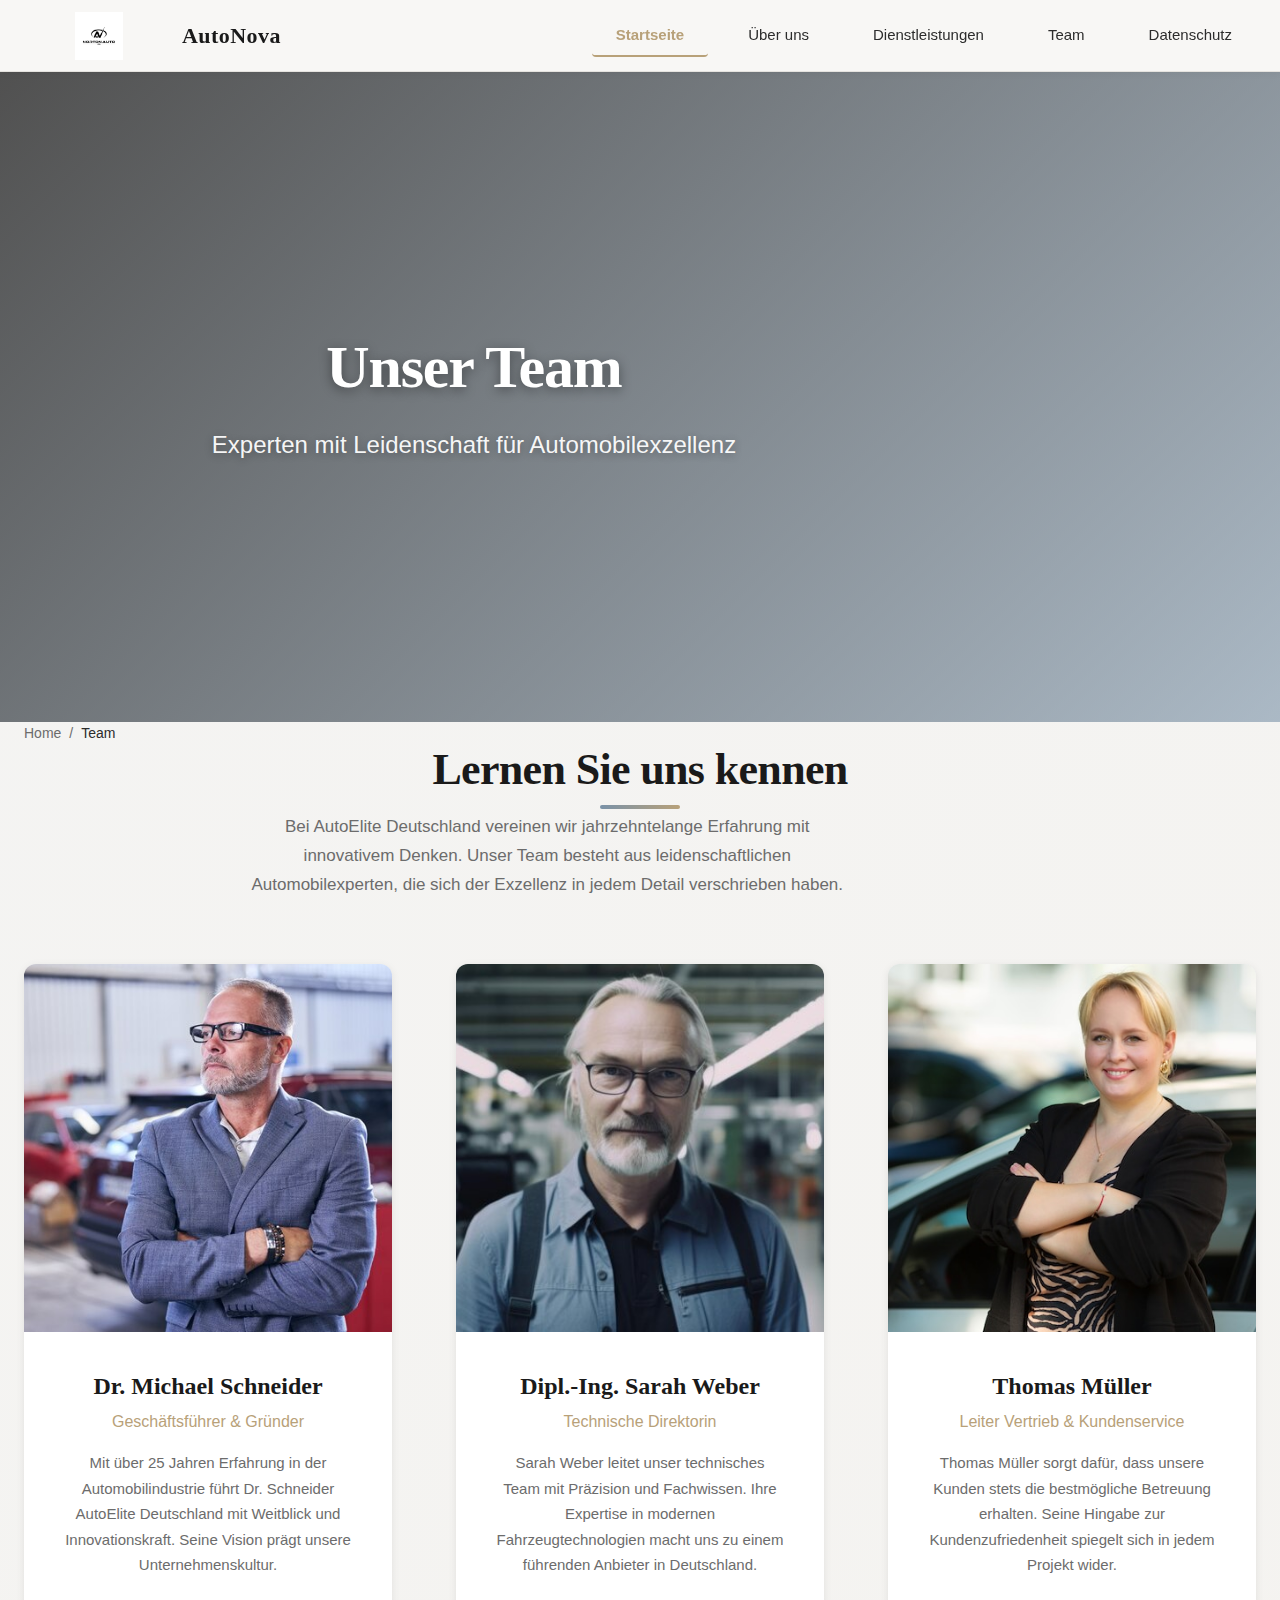
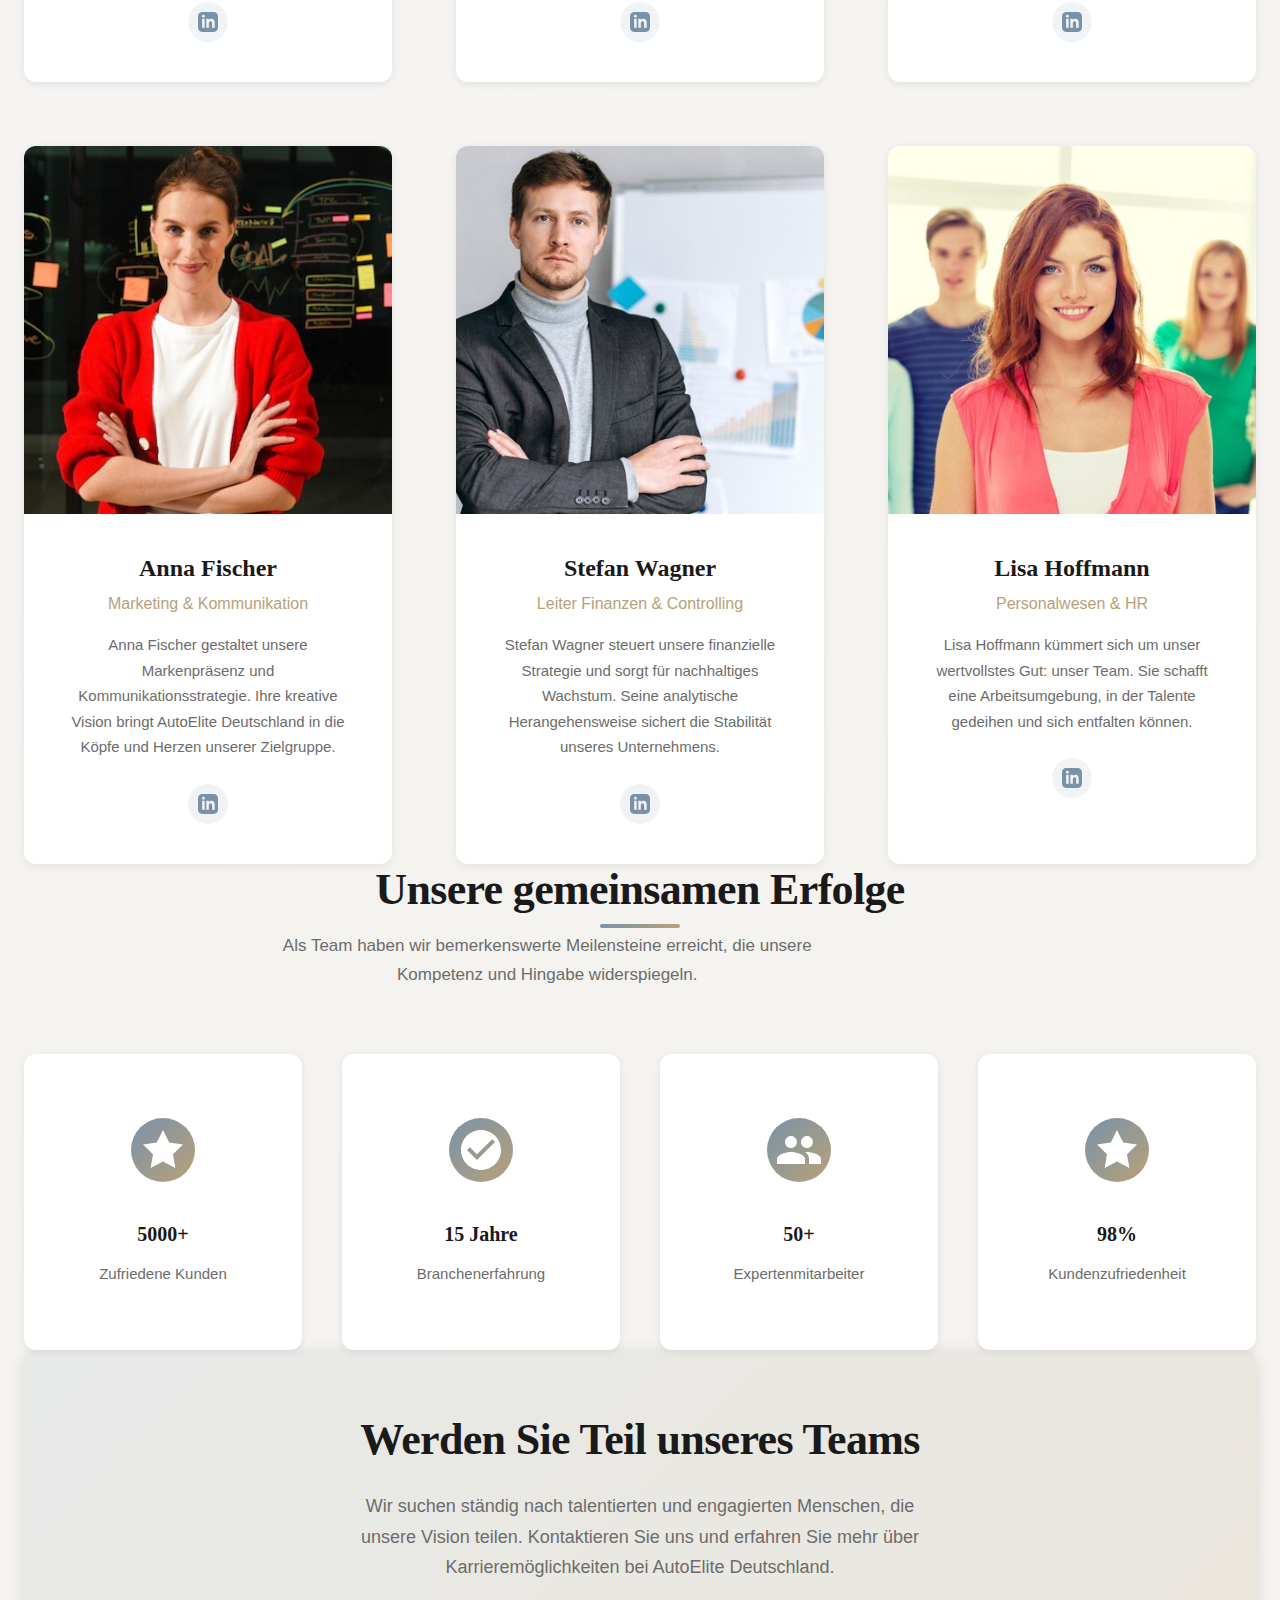
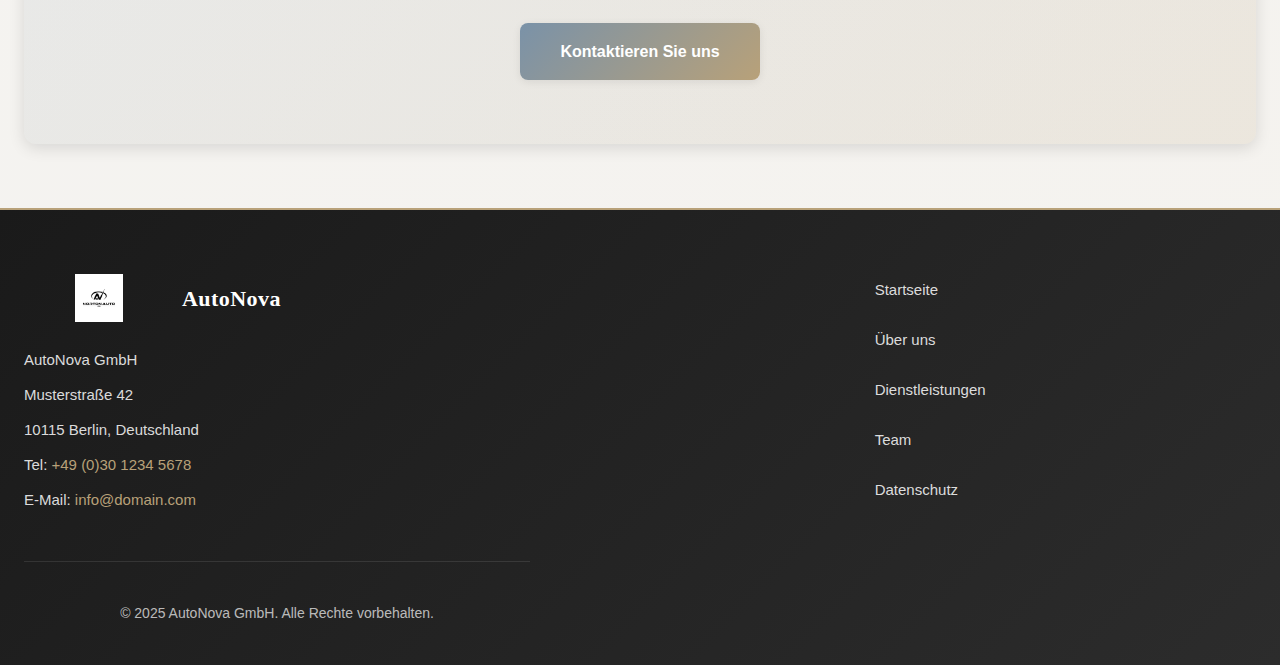
<file: team.html>
<!DOCTYPE html><html lang="de"><head>
  <meta charset="UTF-8">
  <meta name="viewport" content="width=device-width, initial-scale=1.0">
  <title>Unser Team | AutoElite Deutschland</title>
  <meta name="description" content="Lernen Sie das erfahrene Team von AutoElite Deutschland kennen. Unsere Experten im Automobilbereich stehen Ihnen mit Fachwissen und Leidenschaft zur Seite.">
  <link rel="canonical" href="https://autoelite-deutschland.de/team.html">
  <meta property="og:title" content="Unser Team | AutoElite Deutschland">
  <meta property="og:description" content="Lernen Sie das erfahrene Team von AutoElite Deutschland kennen. Unsere Experten im Automobilbereich stehen Ihnen mit Fachwissen und Leidenschaft zur Seite.">
  <meta property="og:type" content="website">
  <meta property="og:url" content="https://autoelite-deutschland.de/team.html">
  <meta property="og:image" content="https://images.unsplash.com/photo-1542744173-8e7e53415bb0?w=1200&amp;h=630&amp;fit=crop">
  <link rel="stylesheet" href="style.css">
  <link rel="icon" type="image/png" href="/favicon.png">
  <link rel="apple-touch-icon" href="/apple-touch-icon.png">
 </head>
 <body>
  <header class="l-header">
   <div class="l-container l-header__content">
    <div class="l-header__brand">
     <a href="index.html" class="c-logo"> <img src="img/anfangliches-n-logo-vektor-gradient-farbe-einfaches-logo-inspiration-motiv-sy.jpg" alt="AutoNova Logo" class="c-logo__img" width="150" height="40" decoding="async" loading="eager"> <span class="c-logo__text">AutoNova</span> </a>
    </div>
    <button class="c-nav__toggle" type="button" aria-controls="site-nav" aria-expanded="false" aria-label="Navigationsmenü öffnen"><span class="c-nav__toggle-icon"></span></button>
    <nav class="c-nav" id="site-nav">
     <ul class="c-nav__list">
      <li class="c-nav__item"><a href="index.html" class="c-nav__link" aria-current="page">Startseite</a></li>
      <li class="c-nav__item"><a href="about.html" class="c-nav__link">Über uns</a></li>
      <li class="c-nav__item"><a href="services.html" class="c-nav__link">Dienstleistungen</a></li>
      <li class="c-nav__item"><a href="team.html" class="c-nav__link">Team</a></li>
      <li class="c-nav__item"><a href="privacy.html" class="c-nav__link">Datenschutz</a></li>
     </ul>
    </nav>
   </div>
  </header>
  <main>
   <section class="c-hero c-hero--team">
    <div class="l-container">
     <div class="c-hero__content" data-aos="fade-up">
      <h1 class="c-hero__title">Unser Team</h1>
      <p class="c-hero__subtitle">Experten mit Leidenschaft für Automobilexzellenz</p>
     </div>
    </div>
   </section>
   <nav class="c-breadcrumbs" aria-label="breadcrumb">
    <div class="l-container">
     <ol class="c-breadcrumbs__list">
      <li class="c-breadcrumbs__item"><a href="index.html" class="c-breadcrumbs__link">Home</a></li>
      <li class="c-breadcrumbs__item c-breadcrumbs__item--active" aria-current="page">Team</li>
     </ol>
    </div>
   </nav>
   <section class="c-section c-section--team-intro">
    <div class="l-container">
     <div class="c-section__header" data-aos="fade-up">
      <h2 class="c-section__title">Lernen Sie uns kennen</h2>
      <p class="c-section__description">Bei AutoElite Deutschland vereinen wir jahrzehntelange Erfahrung mit innovativem Denken. Unser Team besteht aus leidenschaftlichen Automobilexperten, die sich der Exzellenz in jedem Detail verschrieben haben.</p>
     </div>
    </div>
   </section>
   <section class="c-section c-section--team-members">
    <div class="l-container">
     <div class="c-team-grid">
      <article class="c-team-card" data-aos="fade-up" data-aos-delay="0">
       <div class="c-team-card__image-wrapper">
        <img src="img/7372.jpg" alt="Porträtfoto, geschäftsführender Direktor, Automobilindustrie, Führungspersönlichkeit" class="c-team-card__image" width="400" height="400" loading="lazy">
       </div>
       <div class="c-team-card__content">
        <h3 class="c-team-card__name">Dr. Michael Schneider</h3>
        <p class="c-team-card__role">Geschäftsführer &amp; Gründer</p>
        <p class="c-team-card__bio">Mit über 25 Jahren Erfahrung in der Automobilindustrie führt Dr. Schneider AutoElite Deutschland mit Weitblick und Innovationskraft. Seine Vision prägt unsere Unternehmenskultur.</p>
        <div class="c-team-card__social">
         <a href="https://linkedin.com" class="c-team-card__social-link" aria-label="LinkedIn Profil von Dr. Michael Schneider" target="_blank" rel="noopener"> 
          <svg class="c-team-card__social-icon" width="24" height="24" viewBox="0 0 24 24" fill="none" xmlns="http://www.w3.org/2000/svg" aria-hidden="true">
           <path d="M19 0h-14c-2.761 0-5 2.239-5 5v14c0 2.761 2.239 5 5 5h14c2.762 0 5-2.239 5-5v-14c0-2.761-2.238-5-5-5zm-11 19h-3v-11h3v11zm-1.5-12.268c-.966 0-1.75-.79-1.75-1.764s.784-1.764 1.75-1.764 1.75.79 1.75 1.764-.783 1.764-1.75 1.764zm13.5 12.268h-3v-5.604c0-3.368-4-3.113-4 0v5.604h-3v-11h3v1.765c1.396-2.586 7-2.777 7 2.476v6.759z" fill="currentColor"></path>
          </svg> 
         </a>
        </div>
       </div>
      </article>
      <article class="c-team-card" data-aos="fade-up" data-aos-delay="100">
       <div class="c-team-card__image-wrapper">
        <img src="img/143821.jpg" alt="Porträtfoto, Technikdirektorin, Automotive Engineering, Fachexpertin" class="c-team-card__image" width="400" height="400" loading="lazy">
       </div>
       <div class="c-team-card__content">
        <h3 class="c-team-card__name">Dipl.-Ing. Sarah Weber</h3>
        <p class="c-team-card__role">Technische Direktorin</p>
        <p class="c-team-card__bio">Sarah Weber leitet unser technisches Team mit Präzision und Fachwissen. Ihre Expertise in modernen Fahrzeugtechnologien macht uns zu einem führenden Anbieter in Deutschland.</p>
        <div class="c-team-card__social">
         <a href="https://linkedin.com" class="c-team-card__social-link" aria-label="LinkedIn Profil von Sarah Weber" target="_blank" rel="noopener"> 
          <svg class="c-team-card__social-icon" width="24" height="24" viewBox="0 0 24 24" fill="none" xmlns="http://www.w3.org/2000/svg" aria-hidden="true">
           <path d="M19 0h-14c-2.761 0-5 2.239-5 5v14c0 2.761 2.239 5 5 5h14c2.762 0 5-2.239 5-5v-14c0-2.761-2.238-5-5-5zm-11 19h-3v-11h3v11zm-1.5-12.268c-.966 0-1.75-.79-1.75-1.764s.784-1.764 1.75-1.764 1.75.79 1.75 1.764-.783 1.764-1.75 1.764zm13.5 12.268h-3v-5.604c0-3.368-4-3.113-4 0v5.604h-3v-11h3v1.765c1.396-2.586 7-2.777 7 2.476v6.759z" fill="currentColor"></path>
          </svg> 
         </a>
        </div>
       </div>
      </article>
      <article class="c-team-card" data-aos="fade-up" data-aos-delay="200">
       <div class="c-team-card__image-wrapper">
        <img src="img/2103.jpg" alt="Porträtfoto, Vertriebsleiter, Kundenbetreuung, Automobilverkauf" class="c-team-card__image" width="400" height="400" loading="lazy">
       </div>
       <div class="c-team-card__content">
        <h3 class="c-team-card__name">Thomas Müller</h3>
        <p class="c-team-card__role">Leiter Vertrieb &amp; Kundenservice</p>
        <p class="c-team-card__bio">Thomas Müller sorgt dafür, dass unsere Kunden stets die bestmögliche Betreuung erhalten. Seine Hingabe zur Kundenzufriedenheit spiegelt sich in jedem Projekt wider.</p>
        <div class="c-team-card__social">
         <a href="https://linkedin.com" class="c-team-card__social-link" aria-label="LinkedIn Profil von Thomas Müller" target="_blank" rel="noopener"> 
          <svg class="c-team-card__social-icon" width="24" height="24" viewBox="0 0 24 24" fill="none" xmlns="http://www.w3.org/2000/svg" aria-hidden="true">
           <path d="M19 0h-14c-2.761 0-5 2.239-5 5v14c0 2.761 2.239 5 5 5h14c2.762 0 5-2.239 5-5v-14c0-2.761-2.238-5-5-5zm-11 19h-3v-11h3v11zm-1.5-12.268c-.966 0-1.75-.79-1.75-1.764s.784-1.764 1.75-1.764 1.75.79 1.75 1.764-.783 1.764-1.75 1.764zm13.5 12.268h-3v-5.604c0-3.368-4-3.113-4 0v5.604h-3v-11h3v1.765c1.396-2.586 7-2.777 7 2.476v6.759z" fill="currentColor"></path>
          </svg> 
         </a>
        </div>
       </div>
      </article>
      <article class="c-team-card" data-aos="fade-up" data-aos-delay="300">
       <div class="c-team-card__image-wrapper">
        <img src="img/359827.jpg" alt="Porträtfoto, Marketingmanagerin, digitale Strategie, Markenkommunikation" class="c-team-card__image" width="400" height="400" loading="lazy">
       </div>
       <div class="c-team-card__content">
        <h3 class="c-team-card__name">Anna Fischer</h3>
        <p class="c-team-card__role">Marketing &amp; Kommunikation</p>
        <p class="c-team-card__bio">Anna Fischer gestaltet unsere Markenpräsenz und Kommunikationsstrategie. Ihre kreative Vision bringt AutoElite Deutschland in die Köpfe und Herzen unserer Zielgruppe.</p>
        <div class="c-team-card__social">
         <a href="https://linkedin.com" class="c-team-card__social-link" aria-label="LinkedIn Profil von Anna Fischer" target="_blank" rel="noopener"> 
          <svg class="c-team-card__social-icon" width="24" height="24" viewBox="0 0 24 24" fill="none" xmlns="http://www.w3.org/2000/svg" aria-hidden="true">
           <path d="M19 0h-14c-2.761 0-5 2.239-5 5v14c0 2.761 2.239 5 5 5h14c2.762 0 5-2.239 5-5v-14c0-2.761-2.238-5-5-5zm-11 19h-3v-11h3v11zm-1.5-12.268c-.966 0-1.75-.79-1.75-1.764s.784-1.764 1.75-1.764 1.75.79 1.75 1.764-.783 1.764-1.75 1.764zm13.5 12.268h-3v-5.604c0-3.368-4-3.113-4 0v5.604h-3v-11h3v1.765c1.396-2.586 7-2.777 7 2.476v6.759z" fill="currentColor"></path>
          </svg> 
         </a>
        </div>
       </div>
      </article>
      <article class="c-team-card" data-aos="fade-up" data-aos-delay="400">
       <div class="c-team-card__image-wrapper">
        <img src="img/391.jpg" alt="Porträtfoto, Finanzmanager, Controlling, Unternehmensstrategie" class="c-team-card__image" width="400" height="400" loading="lazy">
       </div>
       <div class="c-team-card__content">
        <h3 class="c-team-card__name">Stefan Wagner</h3>
        <p class="c-team-card__role">Leiter Finanzen &amp; Controlling</p>
        <p class="c-team-card__bio">Stefan Wagner steuert unsere finanzielle Strategie und sorgt für nachhaltiges Wachstum. Seine analytische Herangehensweise sichert die Stabilität unseres Unternehmens.</p>
        <div class="c-team-card__social">
         <a href="https://linkedin.com" class="c-team-card__social-link" aria-label="LinkedIn Profil von Stefan Wagner" target="_blank" rel="noopener"> 
          <svg class="c-team-card__social-icon" width="24" height="24" viewBox="0 0 24 24" fill="none" xmlns="http://www.w3.org/2000/svg" aria-hidden="true">
           <path d="M19 0h-14c-2.761 0-5 2.239-5 5v14c0 2.761 2.239 5 5 5h14c2.762 0 5-2.239 5-5v-14c0-2.761-2.238-5-5-5zm-11 19h-3v-11h3v11zm-1.5-12.268c-.966 0-1.75-.79-1.75-1.764s.784-1.764 1.75-1.764 1.75.79 1.75 1.764-.783 1.764-1.75 1.764zm13.5 12.268h-3v-5.604c0-3.368-4-3.113-4 0v5.604h-3v-11h3v1.765c1.396-2.586 7-2.777 7 2.476v6.759z" fill="currentColor"></path>
          </svg> 
         </a>
        </div>
       </div>
      </article>
      <article class="c-team-card" data-aos="fade-up" data-aos-delay="500">
       <div class="c-team-card__image-wrapper">
        <img src="img/82637.jpg" alt="Porträtfoto, HR-Managerin, Personalentwicklung, Teamkultur" class="c-team-card__image" width="400" height="400" loading="lazy">
       </div>
       <div class="c-team-card__content">
        <h3 class="c-team-card__name">Lisa Hoffmann</h3>
        <p class="c-team-card__role">Personalwesen &amp; HR</p>
        <p class="c-team-card__bio">Lisa Hoffmann kümmert sich um unser wertvollstes Gut: unser Team. Sie schafft eine Arbeitsumgebung, in der Talente gedeihen und sich entfalten können.</p>
        <div class="c-team-card__social">
         <a href="https://linkedin.com" class="c-team-card__social-link" aria-label="LinkedIn Profil von Lisa Hoffmann" target="_blank" rel="noopener"> 
          <svg class="c-team-card__social-icon" width="24" height="24" viewBox="0 0 24 24" fill="none" xmlns="http://www.w3.org/2000/svg" aria-hidden="true">
           <path d="M19 0h-14c-2.761 0-5 2.239-5 5v14c0 2.761 2.239 5 5 5h14c2.762 0 5-2.239 5-5v-14c0-2.761-2.238-5-5-5zm-11 19h-3v-11h3v11zm-1.5-12.268c-.966 0-1.75-.79-1.75-1.764s.784-1.764 1.75-1.764 1.75.79 1.75 1.764-.783 1.764-1.75 1.764zm13.5 12.268h-3v-5.604c0-3.368-4-3.113-4 0v5.604h-3v-11h3v1.765c1.396-2.586 7-2.777 7 2.476v6.759z" fill="currentColor"></path>
          </svg> 
         </a>
        </div>
       </div>
      </article>
     </div>
    </div>
   </section>
   <section class="c-section c-section--achievements">
    <div class="l-container">
     <div class="c-section__header" data-aos="fade-up">
      <h2 class="c-section__title">Unsere gemeinsamen Erfolge</h2>
      <p class="c-section__description">Als Team haben wir bemerkenswerte Meilensteine erreicht, die unsere Kompetenz und Hingabe widerspiegeln.</p>
     </div>
     <div class="c-achievements-grid">
      <div class="c-achievement-card" data-aos="fade-up" data-aos-delay="0">
       <div class="c-achievement-card__icon">
        <svg width="48" height="48" viewBox="0 0 24 24" fill="none" xmlns="http://www.w3.org/2000/svg" aria-hidden="true">
         <path d="M12 2L15.09 8.26L22 9.27L17 14.14L18.18 21.02L12 17.77L5.82 21.02L7 14.14L2 9.27L8.91 8.26L12 2Z" fill="currentColor"></path>
        </svg>
       </div>
       <h3 class="c-achievement-card__title">5000+</h3>
       <p class="c-achievement-card__description">Zufriedene Kunden</p>
      </div>
      <div class="c-achievement-card" data-aos="fade-up" data-aos-delay="100">
       <div class="c-achievement-card__icon">
        <svg width="48" height="48" viewBox="0 0 24 24" fill="none" xmlns="http://www.w3.org/2000/svg" aria-hidden="true">
         <path d="M12 2C6.48 2 2 6.48 2 12C2 17.52 6.48 22 12 22C17.52 22 22 17.52 22 12C22 6.48 17.52 2 12 2ZM10 17L5 12L6.41 10.59L10 14.17L17.59 6.58L19 8L10 17Z" fill="currentColor"></path>
        </svg>
       </div>
       <h3 class="c-achievement-card__title">15 Jahre</h3>
       <p class="c-achievement-card__description">Branchenerfahrung</p>
      </div>
      <div class="c-achievement-card" data-aos="fade-up" data-aos-delay="200">
       <div class="c-achievement-card__icon">
        <svg width="48" height="48" viewBox="0 0 24 24" fill="none" xmlns="http://www.w3.org/2000/svg" aria-hidden="true">
         <path d="M16 11C17.66 11 18.99 9.66 18.99 8C18.99 6.34 17.66 5 16 5C14.34 5 13 6.34 13 8C13 9.66 14.34 11 16 11ZM8 11C9.66 11 10.99 9.66 10.99 8C10.99 6.34 9.66 5 8 5C6.34 5 5 6.34 5 8C5 9.66 6.34 11 8 11ZM8 13C5.67 13 1 14.17 1 16.5V19H15V16.5C15 14.17 10.33 13 8 13ZM16 13C15.71 13 15.38 13.02 15.03 13.05C16.19 13.89 17 15.02 17 16.5V19H23V16.5C23 14.17 18.33 13 16 13Z" fill="currentColor"></path>
        </svg>
       </div>
       <h3 class="c-achievement-card__title">50+</h3>
       <p class="c-achievement-card__description">Expertenmitarbeiter</p>
      </div>
      <div class="c-achievement-card" data-aos="fade-up" data-aos-delay="300">
       <div class="c-achievement-card__icon">
        <svg width="48" height="48" viewBox="0 0 24 24" fill="none" xmlns="http://www.w3.org/2000/svg" aria-hidden="true">
         <path d="M12 2L15.09 8.26L22 9.27L17 14.14L18.18 21.02L12 17.77L5.82 21.02L7 14.14L2 9.27L8.91 8.26L12 2Z" fill="currentColor"></path>
        </svg>
       </div>
       <h3 class="c-achievement-card__title">98%</h3>
       <p class="c-achievement-card__description">Kundenzufriedenheit</p>
      </div>
     </div>
    </div>
   </section>
   <section class="c-section c-section--cta">
    <div class="l-container">
     <div class="c-cta-box" data-aos="fade-up">
      <h2 class="c-cta-box__title">Werden Sie Teil unseres Teams</h2>
      <p class="c-cta-box__description">Wir suchen ständig nach talentierten und engagierten Menschen, die unsere Vision teilen. Kontaktieren Sie uns und erfahren Sie mehr über Karrieremöglichkeiten bei AutoElite Deutschland.</p>
      <a href="index.html#contact" class="c-button c-button--primary">Kontaktieren Sie uns</a>
     </div>
    </div>
   </section>
  </main>
  <footer class="l-footer">
   <div class="l-container l-footer__content">
    <div class="l-footer__brand">
     <a href="index.html" class="c-logo"> <img src="img/anfangliches-n-logo-vektor-gradient-farbe-einfaches-logo-inspiration-motiv-sy.jpg" alt="AutoNova Logo" class="c-logo__img" width="150" height="40" decoding="async" loading="lazy"> <span class="c-logo__text">AutoNova</span> </a>
     <address class="l-footer__address">
      <p>AutoNova GmbH</p>
      <p>Musterstraße 42</p>
      <p>10115 Berlin, Deutschland</p>
      <p>Tel: <a href="tel:+493012345678">+49 (0)30 1234 5678</a></p>
      <p>E-Mail: <a href="mailto:info@domain.com">info@domain.com</a></p>
     </address>
    </div>
    <nav class="c-nav c-nav--footer" aria-label="Footer Navigation">
     <ul class="c-nav__list">
      <li class="c-nav__item"><a href="index.html" class="c-nav__link">Startseite</a></li>
      <li class="c-nav__item"><a href="about.html" class="c-nav__link">Über uns</a></li>
      <li class="c-nav__item"><a href="services.html" class="c-nav__link">Dienstleistungen</a></li>
      <li class="c-nav__item"><a href="team.html" class="c-nav__link">Team</a></li>
      <li class="c-nav__item"><a href="privacy.html" class="c-nav__link">Datenschutz</a></li>
     </ul>
    </nav>
    <p class="l-footer__copyright">© 2025 AutoNova GmbH. Alle Rechte vorbehalten.</p>
   </div>
  </footer>
  <script src="script.js" defer=""></script>
 
</body></html>
</file>
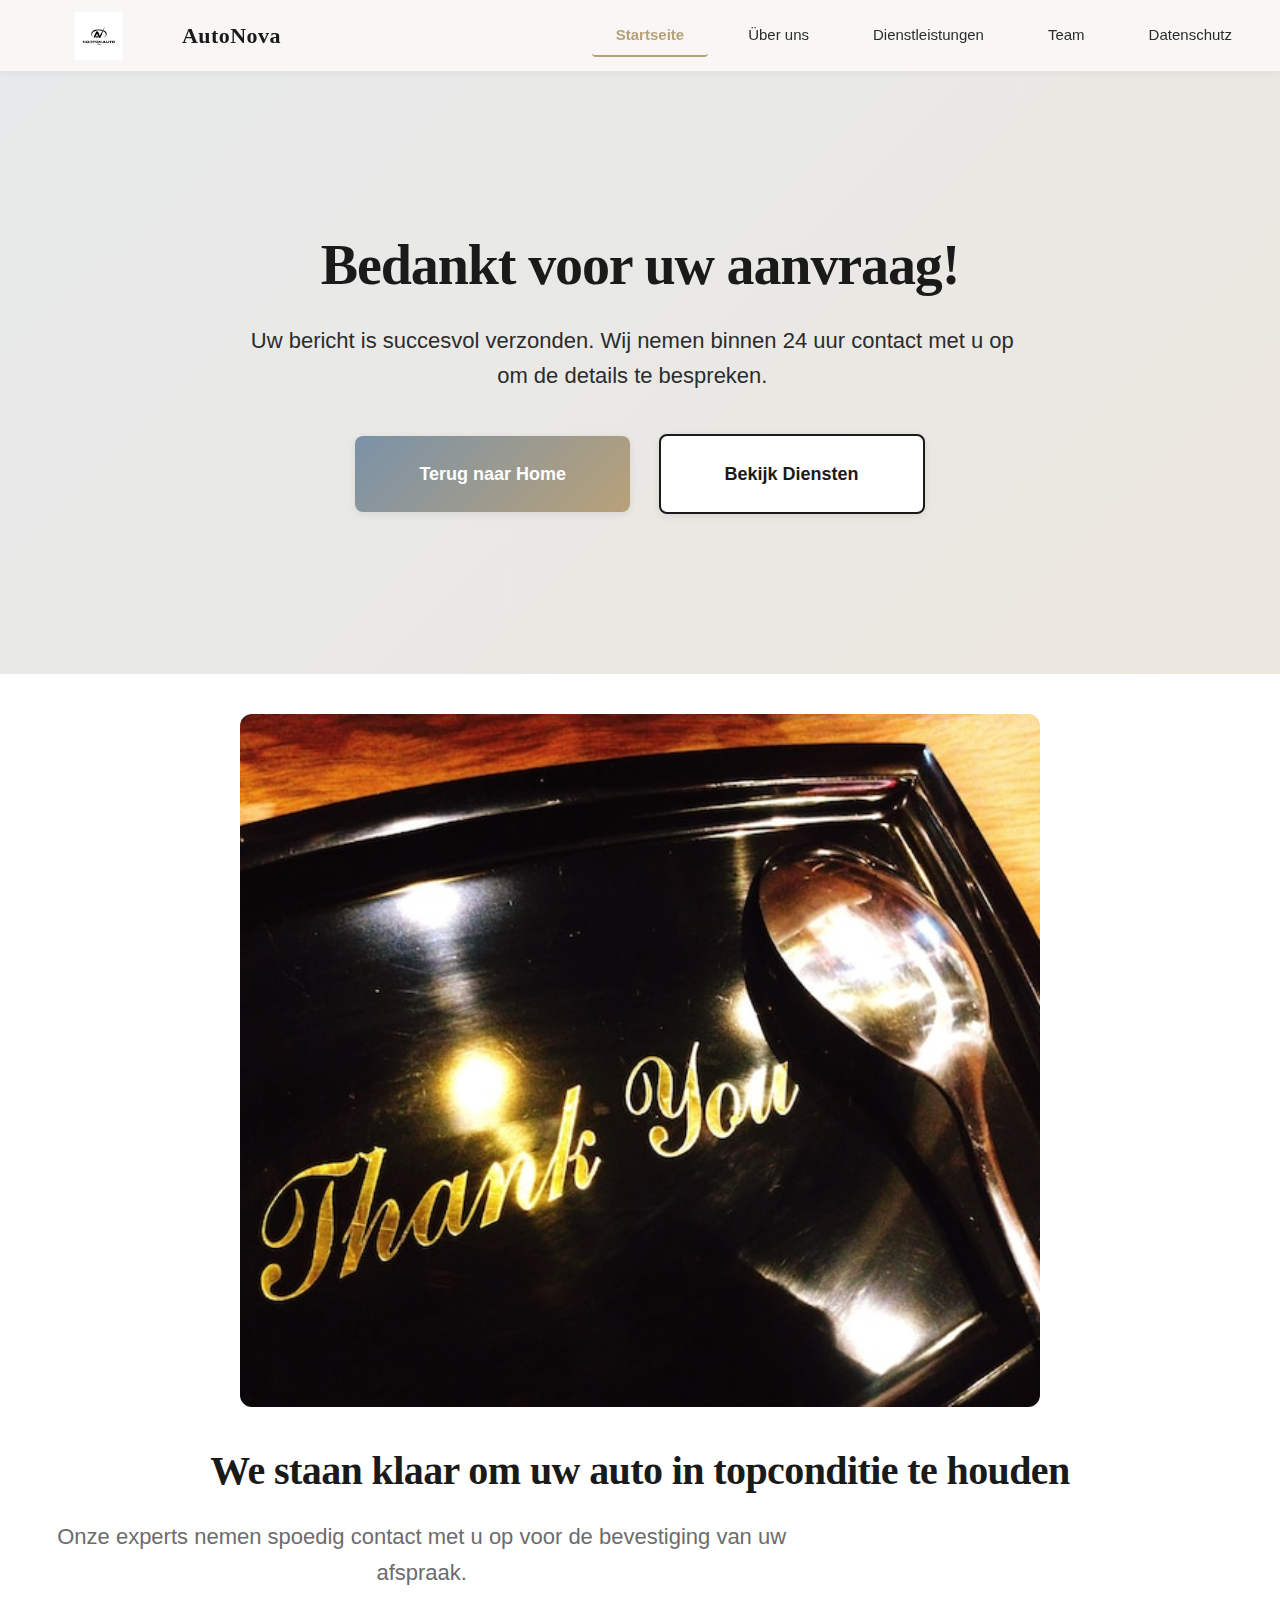
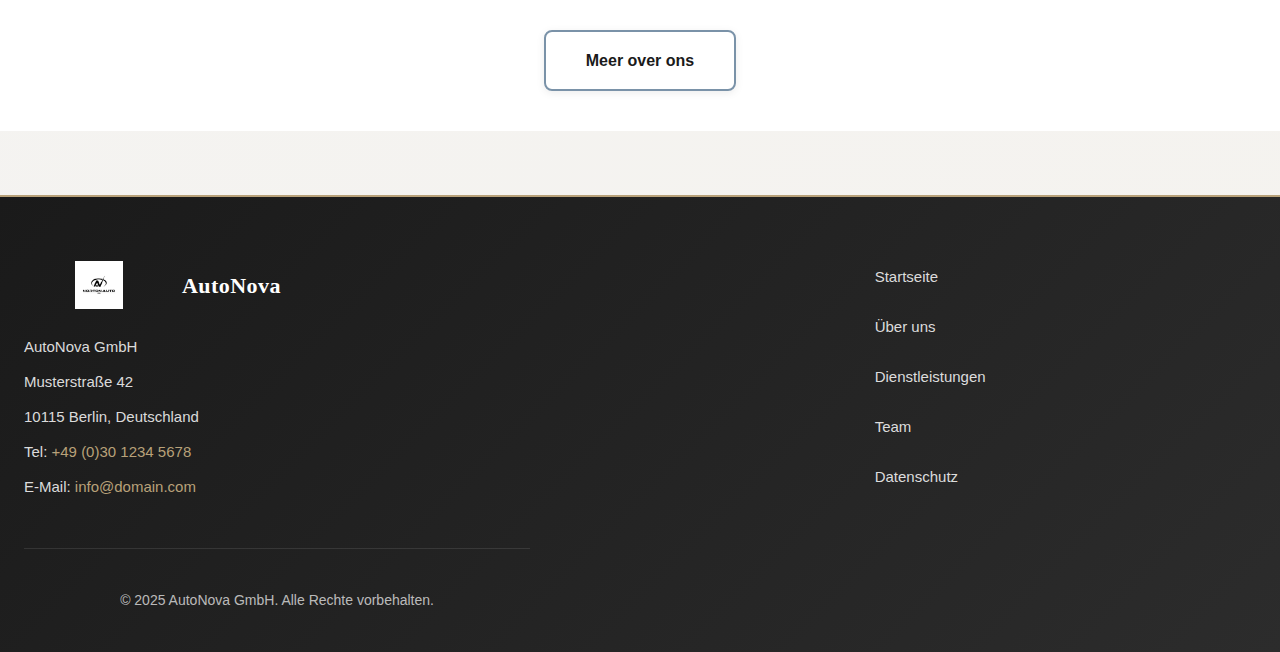
<file: thank_you.html>
<!DOCTYPE html><html lang="nl"><head>
  <meta charset="UTF-8">
  <meta name="viewport" content="width=device-width, initial-scale=1.0">
  <link rel="stylesheet" href="style.css">
  <link rel="icon" type="image/png" href="/favicon.png">
  <link rel="apple-touch-icon" href="/apple-touch-icon.png">
 </head>
 <body>
  <header class="l-header">
   <div class="l-container l-header__content">
    <div class="l-header__brand">
     <a href="index.html" class="c-logo"> <img src="img/initieel-n-logo-vector-gradient-kleur-eenvoudig-logo-inspiratie-motief-icoon.jpg" alt="AutoNova Logo" class="c-logo__img" width="150" height="40" decoding="async" loading="eager"> <span class="c-logo__text">AutoNova</span> </a>
    </div>
    <button class="c-nav__toggle" type="button" aria-controls="site-nav" aria-expanded="false" aria-label="Navigationsmenü öffnen"><span class="c-nav__toggle-icon"></span></button>
    <nav class="c-nav" id="site-nav">
     <ul class="c-nav__list">
      <li class="c-nav__item"><a href="index.html" class="c-nav__link" aria-current="page">Startseite</a></li>
      <li class="c-nav__item"><a href="about.html" class="c-nav__link">Über uns</a></li>
      <li class="c-nav__item"><a href="services.html" class="c-nav__link">Dienstleistungen</a></li>
      <li class="c-nav__item"><a href="team.html" class="c-nav__link">Team</a></li>
      <li class="c-nav__item"><a href="privacy.html" class="c-nav__link">Datenschutz</a></li>
     </ul>
    </nav>
   </div>
  </header>
  <main>
   <section class="hero-section py-5 text-center" data-aos="fade-up">
    <div class="container py-md-5">
     <div class="row justify-content-center">
      <div class="col-12 col-lg-8">
       <h1 class="display-4 fw-bold mb-3">Bedankt voor uw aanvraag!</h1>
       <p class="lead mb-4">Uw bericht is succesvol verzonden. Wij nemen binnen 24 uur contact met u op om de details te bespreken.</p>
       <a href="index.html" class="c-button c-button--primary c-button--large me-sm-3">Terug naar Home</a> <a href="services.html" class="c-button c-button--secondary c-button--large mt-3 mt-sm-0">Bekijk Diensten</a>
      </div>
     </div>
    </div>
   </section>
   <section class="py-4 py-md-5 bg-light" data-aos="fade-up">
    <div class="container text-center">
     <div class="ratio ratio-16x9 mb-4" style="max-width:800px;margin:auto;">
      <img src="img/16940194.jpg" alt="Bedankt voor uw aanvraag bij AutoService Premium" class="img-fluid rounded" loading="lazy" width="800" height="450" style="object-fit:cover">
     </div>
     <h2 class="display-6 fw-bold mb-3">We staan klaar om uw auto in topconditie te houden</h2>
     <p class="lead text-muted mb-4">Onze experts nemen spoedig contact met u op voor de bevestiging van uw afspraak.</p>
     <a href="about.html" class="c-button c-button--outline">Meer over ons</a>
    </div>
   </section>
  </main>
  <footer class="l-footer">
   <div class="l-container l-footer__content">
    <div class="l-footer__brand">
     <a href="index.html" class="c-logo"> <img src="img/initieel-n-logo-vector-gradient-kleur-eenvoudig-logo-inspiratie-motief-icoon.jpg" alt="AutoNova Logo" class="c-logo__img" width="150" height="40" decoding="async" loading="lazy"> <span class="c-logo__text">AutoNova</span> </a>
     <address class="l-footer__address">
      <p>AutoNova GmbH</p>
      <p>Musterstraße 42</p>
      <p>10115 Berlin, Deutschland</p>
      <p>Tel: <a href="tel:+493012345678">+49 (0)30 1234 5678</a></p>
      <p>E-Mail: <a href="mailto:info@domain.com">info@domain.com</a></p>
     </address>
    </div>
    <nav class="c-nav c-nav--footer" aria-label="Footer Navigation">
     <ul class="c-nav__list">
      <li class="c-nav__item"><a href="index.html" class="c-nav__link">Startseite</a></li>
      <li class="c-nav__item"><a href="about.html" class="c-nav__link">Über uns</a></li>
      <li class="c-nav__item"><a href="services.html" class="c-nav__link">Dienstleistungen</a></li>
      <li class="c-nav__item"><a href="team.html" class="c-nav__link">Team</a></li>
      <li class="c-nav__item"><a href="privacy.html" class="c-nav__link">Datenschutz</a></li>
     </ul>
    </nav>
    <p class="l-footer__copyright">© 2025 AutoNova GmbH. Alle Rechte vorbehalten.</p>
   </div>
  </footer>
  <script src="script.js" defer=""></script>
 
</body></html>
</file>
<file: style.css>
:root {
  --color-primary: #1a1a1a;
  --color-secondary: #b8a179;
  --color-accent: #7a92a8;
  --color-neutral: #ffffff;
  --color-background: #f8f7f5;
  --color-text: #2c2c2c;
  --color-text-light: #6c6c6c;
  --color-border: #e5e3df;
  --color-error: #c44545;
  --color-success: #5a8f5a;
  --font-base: 'Segoe UI', -apple-system, BlinkMacSystemFont, Roboto, 'Helvetica Neue', Arial, sans-serif;
  --font-heading: Georgia, 'Times New Roman', serif;
  --font-weight-normal: 400;
  --font-weight-medium: 500;
  --font-weight-bold: 700;
  --space-xs: 0.25rem;
  --space-sm: 0.5rem;
  --space-md: 1rem;
  --space-lg: 1.5rem;
  --space-xl: 2.5rem;
  --space-xxl: 4rem;
  --bp-sm: 640px;
  --bp-md: 1024px;
  --bp-lg: 1280px;
  --logo-w: 180px;
  --logo-h: 48px;
  --header-h: 72px;
  --z-nav: 1000;
  --z-modal: 2000;
  --transition-base: 220ms cubic-bezier(0.4, 0, 0.2, 1);
  --transition-slow: 400ms cubic-bezier(0.4, 0, 0.2, 1);
  --border-radius-sm: 4px;
  --border-radius-md: 8px;
  --border-radius-lg: 12px;
  --shadow-sm: 0 2px 8px rgba(0, 0, 0, 0.08);
  --shadow-md: 0 4px 16px rgba(0, 0, 0, 0.12);
  --shadow-lg: 0 8px 32px rgba(0, 0, 0, 0.16);
}

*,
*::before,
*::after {
  box-sizing: border-box;
  margin: 0;
  padding: 0;
}

html {
  scroll-behavior: smooth;
  max-width: 100%;
  overflow-x: hidden;
}

html:focus-within {
  scroll-behavior: smooth;
}

body {
  margin: 0;
  padding: 0;
  font-family: var(--font-base);
  font-size: clamp(0.9375rem, 0.875rem + 0.3125vw, 1rem);
  font-weight: var(--font-weight-normal);
  line-height: 1.6;
  color: var(--color-text);
  background-color: var(--color-background);
  background-image: linear-gradient(135deg, rgba(122, 146, 168, 0.03) 0%, rgba(184, 161, 121, 0.05) 100%);
  max-width: 100%;
  overflow-x: hidden;
  -webkit-font-smoothing: antialiased;
  -moz-osx-font-smoothing: grayscale;
}

body.u-no-scroll {
  overflow: hidden;
  position: fixed;
  width: 100%;
}

@media (prefers-reduced-motion: reduce) {
  *,
  *::before,
  *::after {
    animation-duration: 0.01ms !important;
    animation-iteration-count: 1 !important;
    transition-duration: 0.01ms !important;
    scroll-behavior: auto !important;
  }

  html:focus-within {
    scroll-behavior: auto;
  }
}

h1,
h2,
h3,
h4,
h5,
h6 {
  font-family: var(--font-heading);
  font-weight: var(--font-weight-bold);
  line-height: 1.2;
  color: var(--color-primary);
  margin-top: var(--space-xl);
  margin-bottom: var(--space-md);
}

h1:first-child,
h2:first-child,
h3:first-child,
h4:first-child,
h5:first-child,
h6:first-child {
  margin-top: 0;
}

h1 {
  font-size: clamp(2rem, 1.5rem + 2.5vw, 3rem);
  letter-spacing: -0.02em;
}

h2 {
  font-size: clamp(1.75rem, 1.375rem + 1.875vw, 2.5rem);
  letter-spacing: -0.015em;
}

h3 {
  font-size: clamp(1.5rem, 1.25rem + 1.25vw, 2rem);
}

h4 {
  font-size: clamp(1.25rem, 1.125rem + 0.625vw, 1.5rem);
}

h5 {
  font-size: clamp(1.125rem, 1.0625rem + 0.3125vw, 1.25rem);
}

h6 {
  font-size: clamp(1rem, 0.9375rem + 0.3125vw, 1.125rem);
}

p {
  margin-bottom: var(--space-md);
  max-width: 65ch;
}

p:last-child {
  margin-bottom: 0;
}

a {
  color: var(--color-accent);
  text-decoration: underline;
  text-decoration-thickness: 1px;
  text-underline-offset: 2px;
  transition: color var(--transition-base), text-decoration-color var(--transition-base);
}

a:hover,
a:focus {
  color: var(--color-primary);
  text-decoration-color: var(--color-secondary);
}

a:focus {
  outline: 2px solid var(--color-accent);
  outline-offset: 3px;
  border-radius: var(--border-radius-sm);
}

img,
svg,
video {
  max-width: 100%;
  height: auto;
  display: block;
}

img {
  border-style: none;
}

ul,
ol {
  padding-left: var(--space-lg);
  margin-bottom: var(--space-md);
}

ul:last-child,
ol:last-child {
  margin-bottom: 0;
}

li {
  margin-bottom: var(--space-sm);
}

li:last-child {
  margin-bottom: 0;
}

strong {
  font-weight: var(--font-weight-bold);
}

em {
  font-style: italic;
}

blockquote {
  margin: var(--space-xl) 0;
  padding-left: var(--space-lg);
  border-left: 4px solid var(--color-secondary);
  font-style: italic;
  color: var(--color-text-light);
}

hr {
  border: none;
  border-top: 1px solid var(--color-border);
  margin: var(--space-xl) 0;
}

pre,
code {
  font-family: 'Courier New', Courier, monospace;
  font-size: 0.875rem;
  max-width: 100%;
  overflow: auto;
}

pre {
  padding: var(--space-md);
  background-color: rgba(26, 26, 26, 0.03);
  border-radius: var(--border-radius-sm);
  margin-bottom: var(--space-md);
}

code {
  padding: 0.125rem 0.25rem;
  background-color: rgba(26, 26, 26, 0.05);
  border-radius: var(--border-radius-sm);
}

pre code {
  padding: 0;
  background-color: transparent;
}

table {
  width: 100%;
  border-collapse: collapse;
  margin-bottom: var(--space-md);
  max-width: 100%;
  overflow: auto;
}

th,
td {
  padding: var(--space-sm) var(--space-md);
  border: 1px solid var(--color-border);
  text-align: left;
}

th {
  background-color: rgba(26, 26, 26, 0.03);
  font-weight: var(--font-weight-bold);
}

button {
  font-family: inherit;
  cursor: pointer;
}

address {
  font-style: normal;
  line-height: 1.8;
}

.l-container {
  width: 100%;
  max-width: 1280px;
  margin-left: auto;
  margin-right: auto;
  padding-left: var(--space-lg);
  padding-right: var(--space-lg);
}

@media (max-width: 639px) {
  .l-container {
    padding-left: var(--space-md);
    padding-right: var(--space-md);
  }
}

.l-header {
  position: sticky;
  top: 0;
  height: var(--header-h);
  background-color: rgba(248, 247, 245, 0.98);
  backdrop-filter: blur(12px);
  border-bottom: 1px solid var(--color-border);
  display: flex;
  align-items: center;
  z-index: var(--z-nav);
  box-shadow: 0 1px 8px rgba(0, 0, 0, 0.05);
}

.l-header__content {
  display: flex;
  align-items: center;
  justify-content: space-between;
  width: 100%;
  height: 100%;
}

.l-header__brand {
  flex-shrink: 0;
  z-index: calc(var(--z-nav) + 1);
}

.c-logo {
  display: flex;
  align-items: center;
  gap: var(--space-sm);
  text-decoration: none;
  color: var(--color-text);
  transition: opacity var(--transition-base);
}

.c-logo:hover,
.c-logo:focus {
  opacity: 0.85;
  text-decoration: none;
}

.c-logo:focus {
  outline: 2px solid var(--color-accent);
  outline-offset: 4px;
  border-radius: var(--border-radius-sm);
}

.c-logo__img {
  max-width: var(--logo-w);
  max-height: var(--logo-h);
  object-fit: contain;
  display: block;
}

.c-logo__text {
  font-family: var(--font-heading);
  font-weight: var(--font-weight-bold);
  font-size: clamp(1.125rem, 1rem + 0.625vw, 1.375rem);
  color: var(--color-primary);
  letter-spacing: 0.02em;
}

.c-nav__toggle {
  display: none;
  position: relative;
  flex-direction: column;
  justify-content: center;
  align-items: center;
  min-width: 48px;
  min-height: 48px;
  width: 48px;
  height: 48px;
  padding: var(--space-sm);
  background-color: var(--color-neutral);
  border: 2px solid var(--color-border);
  border-radius: var(--border-radius-md);
  cursor: pointer;
  z-index: calc(var(--z-nav) + 1);
  transition: background-color var(--transition-base), border-color var(--transition-base), transform var(--transition-base);
  box-shadow: var(--shadow-sm);
}

.c-nav__toggle:hover {
  background-color: var(--color-accent);
  border-color: var(--color-accent);
  transform: scale(1.05);
}

.c-nav__toggle:focus {
  outline: 3px solid var(--color-accent);
  outline-offset: 3px;
}

.c-nav__toggle-icon {
  position: relative;
  display: block;
  width: 24px;
  height: 2px;
  background-color: var(--color-primary);
  transition: background-color var(--transition-base), transform var(--transition-base);
  border-radius: 2px;
}

.c-nav__toggle:hover .c-nav__toggle-icon {
  background-color: var(--color-neutral);
}

.c-nav__toggle-icon::before,
.c-nav__toggle-icon::after {
  content: '';
  position: absolute;
  left: 0;
  width: 24px;
  height: 2px;
  background-color: var(--color-primary);
  transition: background-color var(--transition-base), transform var(--transition-base), top var(--transition-base);
  border-radius: 2px;
}

.c-nav__toggle:hover .c-nav__toggle-icon::before,
.c-nav__toggle:hover .c-nav__toggle-icon::after {
  background-color: var(--color-neutral);
}

.c-nav__toggle-icon::before {
  top: -8px;
}

.c-nav__toggle-icon::after {
  top: 8px;
}

.c-nav__toggle[aria-expanded="true"] {
  background-color: var(--color-accent);
  border-color: var(--color-accent);
}

.c-nav__toggle[aria-expanded="true"] .c-nav__toggle-icon {
  background-color: transparent;
}

.c-nav__toggle[aria-expanded="true"] .c-nav__toggle-icon::before {
  transform: rotate(45deg);
  top: 0;
  background-color: var(--color-neutral);
}

.c-nav__toggle[aria-expanded="true"] .c-nav__toggle-icon::after {
  transform: rotate(-45deg);
  top: 0;
  background-color: var(--color-neutral);
}

.c-nav {
  flex: 1;
  display: flex;
  align-items: center;
  justify-content: flex-end;
}

.c-nav__list {
  list-style: none;
  margin: 0;
  padding: 0;
  display: flex;
  gap: var(--space-md);
  align-items: center;
}

.c-nav__item {
  position: relative;
  margin: 0;
}

.c-nav__link {
  display: inline-flex;
  align-items: center;
  padding: var(--space-sm) var(--space-lg);
  text-decoration: none;
  color: var(--color-text);
  font-weight: var(--font-weight-medium);
  font-size: 0.9375rem;
  border-bottom: 2px solid transparent;
  transition: color var(--transition-base), border-color var(--transition-base), background-color var(--transition-base);
  border-radius: var(--border-radius-sm);
}

.c-nav__link:hover,
.c-nav__link:focus {
  color: var(--color-accent);
  background-color: rgba(122, 146, 168, 0.1);
  text-decoration: none;
}

.c-nav__link:focus {
  outline: 2px solid var(--color-accent);
  outline-offset: 2px;
}

.c-nav__link[aria-current="page"],
.c-nav__link.active {
  color: var(--color-secondary);
  border-bottom-color: var(--color-secondary);
  font-weight: var(--font-weight-bold);
}

@media (max-width: 1023px) {
  .c-nav__toggle {
    display: flex;
  }

  .c-nav {
    position: fixed;
    top: var(--header-h);
    left: 0;
    right: 0;
    bottom: 0;
    flex-direction: column;
    align-items: stretch;
    justify-content: flex-start;
    background-color: rgba(248, 247, 245, 0.99);
    backdrop-filter: blur(16px);
    border-top: 1px solid var(--color-border);
    transform: translateX(100%);
    transition: transform var(--transition-slow);
    z-index: calc(var(--z-nav) - 1);
    box-shadow: var(--shadow-lg);
  }

  .c-nav.is-open {
    transform: translateX(0);
    overflow-y: auto;
  }

  .c-nav__list {
    flex-direction: column;
    gap: 0;
    width: 100%;
    padding: var(--space-lg) 0;
  }

  .c-nav__item {
    width: 100%;
    border-bottom: 1px solid var(--color-border);
  }

  .c-nav__item:last-child {
    border-bottom: none;
  }

  .c-nav__link {
    display: block;
    width: 100%;
    padding: var(--space-lg) var(--space-xl);
    border-bottom: none;
    border-left: 4px solid transparent;
    border-radius: 0;
    font-size: 1.125rem;
  }

  .c-nav__link:hover,
  .c-nav__link:focus {
    background-color: rgba(122, 146, 168, 0.12);
    border-left-color: var(--color-accent);
  }

  .c-nav__link[aria-current="page"],
  .c-nav__link.active {
    background-color: rgba(184, 161, 121, 0.15);
    border-left-color: var(--color-secondary);
  }
}

.l-section {
  padding: var(--space-xxl) 0;
  scroll-margin-top: var(--header-h);
}

@media (max-width: 639px) {
  .l-section {
    padding: var(--space-xl) 0;
  }
}

.c-section--alt {
  background-color: var(--color-neutral);
}

.c-section--dark {
  background-color: var(--color-primary);
  color: var(--color-neutral);
}

.c-section--dark h1,
.c-section--dark h2,
.c-section--dark h3,
.c-section--dark h4,
.c-section--dark h5,
.c-section--dark h6 {
  color: var(--color-neutral);
}

.c-section--dark p {
  color: rgba(255, 255, 255, 0.9);
}

.c-section__header {
  text-align: center;
  margin-bottom: var(--space-xxl);
  max-width: 800px;
  margin-left: auto;
  margin-right: auto;
}

.c-section__header--center {
  text-align: center;
}

.c-section__title {
  font-size: clamp(1.875rem, 1.5rem + 1.875vw, 2.75rem);
  margin-bottom: var(--space-md);
  position: relative;
  display: inline-block;
}

.c-section__title--center {
  text-align: center;
  display: block;
}

.c-section__title::after {
  content: '';
  position: absolute;
  bottom: -12px;
  left: 50%;
  transform: translateX(-50%);
  width: 80px;
  height: 4px;
  background: linear-gradient(90deg, var(--color-accent), var(--color-secondary));
  border-radius: 2px;
}

.c-section__subtitle {
  font-size: clamp(1rem, 0.9375rem + 0.3125vw, 1.125rem);
  color: var(--color-text-light);
  max-width: 60ch;
  margin-left: auto;
  margin-right: auto;
  line-height: 1.7;
}

.c-section__text {
  font-size: clamp(0.9375rem, 0.875rem + 0.3125vw, 1.0625rem);
  color: var(--color-text-light);
  line-height: 1.8;
  margin-bottom: var(--space-lg);
}

.c-section__intro {
  font-size: clamp(1rem, 0.9375rem + 0.3125vw, 1.125rem);
  color: var(--color-text-light);
  text-align: center;
  max-width: 70ch;
  margin-left: auto;
  margin-right: auto;
  margin-bottom: var(--space-xxl);
  line-height: 1.7;
}

.c-section__description {
  font-size: clamp(0.9375rem, 0.875rem + 0.3125vw, 1.0625rem);
  color: var(--color-text-light);
  line-height: 1.7;
}

.c-section--dark .c-section__subtitle,
.c-section--dark .c-section__text {
  color: rgba(255, 255, 255, 0.85);
}

.c-section__cta {
  text-align: center;
  margin-top: var(--space-xxl);
}

.l-footer {
  background-color: var(--color-primary);
  background-image: linear-gradient(135deg, rgba(26, 26, 26, 1) 0%, rgba(44, 44, 44, 1) 100%);
  color: rgba(255, 255, 255, 0.9);
  border-top: 2px solid var(--color-secondary);
  margin-top: var(--space-xxl);
  padding: var(--space-xxl) 0 var(--space-xl) 0;
}

.l-footer__content {
  display: grid;
  grid-template-columns: 1fr;
  gap: var(--space-xxl);
  align-items: flex-start;
}

@media (min-width: 640px) {
  .l-footer__content {
    grid-template-columns: repeat(2, 1fr);
  }
}

@media (min-width: 1024px) {
  .l-footer__content {
    grid-template-columns: 2fr 2fr 1fr;
    gap: var(--space-xl);
  }
}

.l-footer__brand {
  flex-shrink: 0;
}

.l-footer .c-logo {
  color: var(--color-neutral);
  margin-bottom: var(--space-lg);
}

.l-footer .c-logo__text {
  color: var(--color-neutral);
}

.l-footer__address {
  font-size: 0.9375rem;
  line-height: 1.8;
  color: rgba(255, 255, 255, 0.85);
}

.l-footer__address p {
  margin-bottom: var(--space-sm);
  max-width: 100%;
}

.l-footer__address a {
  color: var(--color-secondary);
  text-decoration: none;
  transition: color var(--transition-base);
}

.l-footer__address a:hover,
.l-footer__address a:focus {
  color: var(--color-neutral);
  text-decoration: underline;
}

.c-nav--footer {
  flex: 1;
}

.c-nav--footer .c-nav__list {
  flex-direction: column;
  gap: var(--space-sm);
  align-items: flex-start;
}

@media (min-width: 1024px) {
  .c-nav--footer .c-nav__list {
    gap: var(--space-md);
  }
}

.c-nav--footer .c-nav__link {
  color: rgba(255, 255, 255, 0.85);
  border-bottom-color: transparent;
  padding: var(--space-xs) 0;
  font-size: 0.9375rem;
}

.c-nav--footer .c-nav__link:hover,
.c-nav--footer .c-nav__link:focus {
  color: var(--color-secondary);
  border-bottom-color: var(--color-secondary);
  background-color: transparent;
}

.c-nav--footer .c-nav__link[aria-current="page"],
.c-nav--footer .c-nav__link.active {
  color: var(--color-secondary);
}

.l-footer__copyright {
  margin: 0;
  font-size: 0.875rem;
  color: rgba(255, 255, 255, 0.7);
  text-align: center;
  width: 100%;
  padding-top: var(--space-xl);
  border-top: 1px solid rgba(255, 255, 255, 0.1);
  grid-column: 1 / -1;
}

.c-button {
  display: inline-flex;
  align-items: center;
  justify-content: center;
  min-width: 48px;
  min-height: 48px;
  padding: var(--space-md) var(--space-xl);
  background: linear-gradient(135deg, var(--color-accent) 0%, var(--color-secondary) 100%);
  color: var(--color-neutral);
  border: none;
  border-radius: var(--border-radius-md);
  font-weight: var(--font-weight-bold);
  font-size: 1rem;
  text-decoration: none;
  cursor: pointer;
  transition: transform var(--transition-base), box-shadow var(--transition-base);
  box-shadow: var(--shadow-sm);
}

.c-button:hover,
.c-button:focus {
  transform: translateY(-3px);
  box-shadow: var(--shadow-md);
  text-decoration: none;
  color: var(--color-neutral);
}

.c-button:focus {
  outline: 3px solid rgba(122, 146, 168, 0.4);
  outline-offset: 3px;
}

.c-button:active {
  transform: translateY(-1px);
  box-shadow: var(--shadow-sm);
}

.c-button--primary {
  background: linear-gradient(135deg, var(--color-accent) 0%, var(--color-secondary) 100%);
  color: var(--color-neutral);
}

.c-button--secondary {
  background: var(--color-neutral);
  color: var(--color-primary);
  border: 2px solid var(--color-primary);
}

.c-button--secondary:hover,
.c-button--secondary:focus {
  background: var(--color-primary);
  color: var(--color-neutral);
}

.c-button--outline {
  background: transparent;
  color: var(--color-primary);
  border: 2px solid var(--color-accent);
}

.c-button--outline:hover,
.c-button--outline:focus {
  background: var(--color-accent);
  color: var(--color-neutral);
}

.c-button--hero {
  padding: var(--space-lg) var(--space-xxl);
  font-size: 1.125rem;
}

.c-button--large {
  padding: var(--space-lg) var(--space-xxl);
  font-size: 1.125rem;
}

.c-button--submit {
  width: 100%;
  padding: var(--space-lg) var(--space-xl);
  font-size: 1.0625rem;
}

@media (max-width: 639px) {
  .c-button {
    width: 100%;
    padding: var(--space-lg) var(--space-xl);
  }
}

.c-hero {
  position: relative;
  min-height: 500px;
  display: flex;
  align-items: center;
  justify-content: center;
  background: url('https://images.unsplash.com/photo-1497366216548-37526070297c?w=1600&h=900&fit=crop') center/cover no-repeat;
  color: var(--color-neutral);
  text-align: center;
  overflow: hidden;
}

@media (min-width: 640px) {
  .c-hero {
    min-height: 600px;
  }
}

@media (min-width: 1024px) {
  .c-hero {
    min-height: 650px;
  }
}

.c-hero::before,
.c-hero__overlay {
  content: '';
  position: absolute;
  top: 0;
  left: 0;
  right: 0;
  bottom: 0;
  background: linear-gradient(135deg, rgba(26, 26, 26, 0.75) 0%, rgba(122, 146, 168, 0.6) 100%);
  z-index: 1;
}

.c-hero__background {
  position: absolute;
  top: 0;
  left: 0;
  right: 0;
  bottom: 0;
  background: url('https://images.unsplash.com/photo-1497366216548-37526070297c?w=1600&h=900&fit=crop') center/cover no-repeat;
  z-index: 0;
}

.c-hero__content {
  position: relative;
  z-index: 2;
  max-width: 900px;
  padding: var(--space-xxl) var(--space-lg);
}

.c-hero__title {
  font-size: clamp(2.25rem, 1.75rem + 2.5vw, 3.75rem);
  margin-bottom: var(--space-lg);
  color: var(--color-neutral);
  text-shadow: 0 3px 12px rgba(0, 0, 0, 0.4);
  font-weight: var(--font-weight-bold);
  letter-spacing: -0.02em;
}

.c-hero__subtitle {
  font-size: clamp(1.125rem, 1rem + 0.625vw, 1.5rem);
  margin-bottom: var(--space-xxl);
  color: rgba(255, 255, 255, 0.95);
  text-shadow: 0 2px 8px rgba(0, 0, 0, 0.3);
  line-height: 1.5;
}

.c-hero__cta {
  display: flex;
  gap: var(--space-lg);
  flex-wrap: wrap;
  justify-content: center;
}

.c-hero--about {
  background: url('https://images.unsplash.com/photo-1486262715619-67b85e0b08d3?w=1600&h=900&fit=crop') center/cover no-repeat;
}

.c-hero--services {
  background: url('https://images.unsplash.com/photo-1552664730-d307ca884978?w=1600&h=900&fit=crop') center/cover no-repeat;
}

.c-hero--team {
  background: url('https://images.unsplash.com/photo-1522071820081-009f0129c71c?w=1600&h=900&fit=crop') center/cover no-repeat;
}

.c-ticker {
  background-color: var(--color-primary);
  color: var(--color-neutral);
  padding: var(--space-lg) 0;
  overflow: hidden;
}

.c-ticker__wrapper {
  width: 100%;
  overflow: hidden;
}

.c-ticker__track {
  display: flex;
  animation: ticker-scroll 30s linear infinite;
  width: max-content;
}

@keyframes ticker-scroll {
  0% {
    transform: translateX(0);
  }
  100% {
    transform: translateX(-50%);
  }
}

.c-ticker__item {
  display: inline-flex;
  align-items: center;
  white-space: nowrap;
  padding: 0 var(--space-xxl);
  font-size: clamp(1rem, 0.9375rem + 0.3125vw, 1.125rem);
  font-weight: var(--font-weight-medium);
  color: var(--color-secondary);
}

.c-ticker__item::before {
  content: '•';
  margin-right: var(--space-xxl);
  color: var(--color-accent);
  font-size: 1.5rem;
}

.c-intro {
  display: grid;
  grid-template-columns: 1fr;
  gap: var(--space-xxl);
  align-items: center;
}

@media (min-width: 1024px) {
  .c-intro {
    grid-template-columns: 1fr 1fr;
    gap: var(--space-xxl);
  }
}

.c-intro__content {
  padding: var(--space-lg);
}

.c-intro__title {
  font-size: clamp(1.875rem, 1.5rem + 1.875vw, 2.5rem);
  margin-bottom: var(--space-lg);
}

.c-intro__text {
  font-size: clamp(0.9375rem, 0.875rem + 0.3125vw, 1.0625rem);
  color: var(--color-text-light);
  line-height: 1.8;
  margin-bottom: var(--space-lg);
}

.c-intro__image {
  border-radius: var(--border-radius-lg);
  overflow: hidden;
  box-shadow: var(--shadow-md);
}

.c-intro__img {
  width: 100%;
  height: auto;
  object-fit: cover;
  display: block;
}

.c-cases {
  display: grid;
  grid-template-columns: 1fr;
  gap: var(--space-xl);
  margin-top: var(--space-xl);
}

@media (min-width: 640px) {
  .c-cases {
    grid-template-columns: repeat(2, 1fr);
  }
}

@media (min-width: 1024px) {
  .c-cases {
    grid-template-columns: repeat(3, 1fr);
  }
}

.c-case {
  background-color: var(--color-neutral);
  border-radius: var(--border-radius-lg);
  overflow: hidden;
  box-shadow: var(--shadow-sm);
  transition: transform var(--transition-base), box-shadow var(--transition-base);
}

.c-case:hover {
  transform: translateY(-6px);
  box-shadow: var(--shadow-lg);
}

.c-case__image {
  position: relative;
  width: 100%;
  padding-bottom: 65%;
  overflow: hidden;
  background-color: rgba(122, 146, 168, 0.1);
}

.c-case__img {
  position: absolute;
  top: 0;
  left: 0;
  width: 100%;
  height: 100%;
  object-fit: cover;
}

.c-case__content {
  padding: var(--space-xl);
}

.c-case__title {
  font-size: clamp(1.25rem, 1.125rem + 0.625vw, 1.5rem);
  margin-bottom: var(--space-md);
  color: var(--color-primary);
}

.c-case__description {
  font-size: 0.9375rem;
  color: var(--color-text-light);
  line-height: 1.7;
  margin-bottom: var(--space-md);
}

.c-case__list {
  list-style: none;
  padding: 0;
  margin: 0;
}

.c-case__list li {
  padding-left: var(--space-lg);
  position: relative;
  margin-bottom: var(--space-sm);
  font-size: 0.875rem;
  color: var(--color-text);
}

.c-case__list li::before {
  content: '✓';
  position: absolute;
  left: 0;
  color: var(--color-success);
  font-weight: var(--font-weight-bold);
}

.c-cta {
  display: grid;
  grid-template-columns: 1fr;
  gap: var(--space-xxl);
  align-items: center;
  background: linear-gradient(135deg, rgba(122, 146, 168, 0.08) 0%, rgba(184, 161, 121, 0.12) 100%);
  border-radius: var(--border-radius-lg);
  padding: var(--space-xxl);
}

@media (min-width: 1024px) {
  .c-cta {
    grid-template-columns: 1fr 1fr;
  }
}

.c-cta__content {
  padding: var(--space-lg);
}

.c-cta__title {
  font-size: clamp(1.75rem, 1.375rem + 1.875vw, 2.5rem);
  margin-bottom: var(--space-md);
  color: var(--color-primary);
}

.c-cta__text {
  font-size: clamp(1rem, 0.9375rem + 0.3125vw, 1.125rem);
  color: var(--color-text-light);
  line-height: 1.7;
  margin-bottom: var(--space-xl);
}

.c-cta__actions {
  display: flex;
  gap: var(--space-lg);
  flex-wrap: wrap;
}

.c-cta__image {
  border-radius: var(--border-radius-lg);
  overflow: hidden;
  box-shadow: var(--shadow-md);
}

.c-cta__img {
  width: 100%;
  height: auto;
  object-fit: cover;
  display: block;
}

.c-form {
  max-width: 700px;
  margin: var(--space-xl) auto;
  background-color: var(--color-neutral);
  padding: var(--space-xxl);
  border-radius: var(--border-radius-lg);
  box-shadow: var(--shadow-md);
}

@media (max-width: 639px) {
  .c-form {
    padding: var(--space-xl) var(--space-lg);
  }
}

.c-form fieldset {
  border: 1px solid var(--color-border);
  border-radius: var(--border-radius-lg);
  padding: var(--space-xl);
  background-color: var(--color-neutral);
  box-shadow: var(--shadow-sm);
  margin-bottom: var(--space-lg);
}

.c-form legend {
  font-family: var(--font-heading);
  font-size: clamp(1.25rem, 1.125rem + 0.625vw, 1.5rem);
  font-weight: var(--font-weight-bold);
  padding: 0 var(--space-md);
  color: var(--color-primary);
}

.c-form__group {
  margin-bottom: var(--space-xl);
}

.c-form__group:last-of-type {
  margin-bottom: var(--space-xl);
}

.c-form__label {
  display: block;
  margin-bottom: var(--space-sm);
  font-weight: var(--font-weight-medium);
  color: var(--color-text);
  font-size: 1rem;
}

.c-form__input,
.c-form__textarea,
.c-form__select {
  width: 100%;
  padding: var(--space-md) var(--space-lg);
  border: 2px solid var(--color-border);
  border-radius: var(--border-radius-md);
  font-family: var(--font-base);
  font-size: 1rem;
  color: var(--color-text);
  background-color: var(--color-neutral);
  transition: border-color var(--transition-base), box-shadow var(--transition-base);
}

.c-form__input:hover,
.c-form__textarea:hover,
.c-form__select:hover {
  border-color: var(--color-accent);
}

.c-form__input:focus,
.c-form__textarea:focus,
.c-form__select:focus {
  outline: none;
  border-color: var(--color-accent);
  box-shadow: 0 0 0 4px rgba(122, 146, 168, 0.15);
}

.c-form__textarea {
  resize: vertical;
  min-height: 140px;
  line-height: 1.6;
}

.c-form__group.has-error .c-form__input,
.c-form__group.has-error .c-form__textarea,
.c-form__group.has-error .c-form__select {
  border-color: var(--color-error);
}

.c-form__group.has-error .c-form__input:focus,
.c-form__group.has-error .c-form__textarea:focus,
.c-form__group.has-error .c-form__select:focus {
  box-shadow: 0 0 0 4px rgba(196, 69, 69, 0.15);
}

.c-form__error {
  display: block;
  color: var(--color-error);
  font-size: 0.875rem;
  margin-top: var(--space-sm);
  font-weight: var(--font-weight-medium);
  padding: var(--space-xs) var(--space-sm);
  background-color: rgba(196, 69, 69, 0.08);
  border-radius: var(--border-radius-sm);
}

.c-form__group--checkbox {
  display: flex;
  align-items: flex-start;
  margin-bottom: var(--space-lg);
  gap: var(--space-md);
}

.c-form__checkbox {
  width: 22px;
  height: 22px;
  min-width: 22px;
  margin-top: 2px;
  cursor: pointer;
  flex-shrink: 0;
  accent-color: var(--color-accent);
}

.c-form__label-checkbox {
  display: flex;
  align-items: flex-start;
  cursor: pointer;
  font-weight: var(--font-weight-normal);
  font-size: 0.9375rem;
  line-height: 1.6;
  color: var(--color-text);
}

.c-form__label-checkbox a {
  color: var(--color-accent);
  text-decoration: underline;
  font-weight: var(--font-weight-medium);
}

.c-form__label-checkbox a:hover,
.c-form__label-checkbox a:focus {
  color: var(--color-secondary);
}

.c-breadcrumb {
  padding: var(--space-lg) 0;
  background-color: rgba(248, 247, 245, 0.6);
  border-bottom: 1px solid var(--color-border);
}

.c-breadcrumb__list,
.c-breadcrumbs__list {
  list-style: none;
  margin: 0;
  padding: 0;
  display: flex;
  flex-wrap: wrap;
  gap: var(--space-sm);
  align-items: center;
}

.c-breadcrumb__item,
.c-breadcrumbs__item {
  margin: 0;
  display: flex;
  align-items: center;
  font-size: 0.875rem;
}

.c-breadcrumb__item:not(:last-child)::after,
.c-breadcrumbs__item:not(:last-child)::after {
  content: '/';
  margin-left: var(--space-sm);
  color: var(--color-text-light);
}

.c-breadcrumb__link,
.c-breadcrumbs__link {
  color: var(--color-text-light);
  text-decoration: none;
  transition: color var(--transition-base);
}

.c-breadcrumb__link:hover,
.c-breadcrumb__link:focus,
.c-breadcrumbs__link:hover,
.c-breadcrumbs__link:focus {
  color: var(--color-accent);
  text-decoration: underline;
}

.c-breadcrumb__current,
.c-breadcrumbs__item--active {
  color: var(--color-text);
  font-weight: var(--font-weight-medium);
}

.c-content-grid {
  display: grid;
  grid-template-columns: 1fr;
  gap: var(--space-xxl);
  align-items: center;
  margin-bottom: var(--space-xxl);
}

@media (min-width: 1024px) {
  .c-content-grid {
    grid-template-columns: 1fr 1fr;
  }
}

.c-content-grid__text {
  padding: var(--space-lg);
}

.c-content-grid__media {
  border-radius: var(--border-radius-lg);
  overflow: hidden;
  box-shadow: var(--shadow-md);
}

.c-media-card__img {
  width: 100%;
  height: auto;
  object-fit: cover;
  display: block;
}

.c-values-grid {
  display: grid;
  grid-template-columns: 1fr;
  gap: var(--space-xl);
  margin-top: var(--space-xl);
}

@media (min-width: 640px) {
  .c-values-grid {
    grid-template-columns: repeat(2, 1fr);
  }
}

@media (min-width: 1024px) {
  .c-values-grid {
    grid-template-columns: repeat(4, 1fr);
  }
}

.c-value-card {
  background-color: var(--color-neutral);
  padding: var(--space-xl);
  border-radius: var(--border-radius-lg);
  text-align: center;
  box-shadow: var(--shadow-sm);
  transition: transform var(--transition-base), box-shadow var(--transition-base);
}

.c-value-card:hover {
  transform: translateY(-6px);
  box-shadow: var(--shadow-md);
}

.c-value-card__icon {
  width: 64px;
  height: 64px;
  margin: 0 auto var(--space-lg);
  background: linear-gradient(135deg, var(--color-accent), var(--color-secondary));
  border-radius: 50%;
  display: flex;
  align-items: center;
  justify-content: center;
  font-size: 2rem;
  color: var(--color-neutral);
}

.c-value-card__title {
  font-size: clamp(1.125rem, 1.0625rem + 0.3125vw, 1.25rem);
  margin-bottom: var(--space-md);
  color: var(--color-primary);
}

.c-value-card__text {
  font-size: 0.9375rem;
  color: var(--color-text-light);
  line-height: 1.6;
}

.c-leadership-grid {
  display: grid;
  grid-template-columns: 1fr;
  gap: var(--space-xxl);
  margin-top: var(--space-xl);
}

@media (min-width: 1024px) {
  .c-leadership-grid {
    grid-template-columns: repeat(2, 1fr);
  }
}

.c-leader-card {
  background-color: var(--color-neutral);
  border-radius: var(--border-radius-lg);
  overflow: hidden;
  box-shadow: var(--shadow-sm);
  transition: transform var(--transition-base), box-shadow var(--transition-base);
}

.c-leader-card:hover {
  transform: translateY(-6px);
  box-shadow: var(--shadow-md);
}

.c-leader-card__media {
  position: relative;
  width: 100%;
  padding-bottom: 100%;
  overflow: hidden;
  background-color: rgba(122, 146, 168, 0.1);
}

.c-leader-card__img {
  position: absolute;
  top: 0;
  left: 0;
  width: 100%;
  height: 100%;
  object-fit: cover;
}

.c-leader-card__content {
  padding: var(--space-xl);
}

.c-leader-card__name {
  font-size: clamp(1.25rem, 1.125rem + 0.625vw, 1.5rem);
  margin-bottom: var(--space-sm);
  color: var(--color-primary);
}

.c-leader-card__position {
  font-size: 1rem;
  color: var(--color-secondary);
  font-weight: var(--font-weight-medium);
  margin-bottom: var(--space-md);
}

.c-leader-card__bio {
  font-size: 0.9375rem;
  color: var(--color-text-light);
  line-height: 1.7;
  margin-bottom: var(--space-md);
}

.c-leader-card__achievements {
  list-style: none;
  padding: 0;
  margin: 0;
}

.c-leader-card__achievements li {
  padding-left: var(--space-lg);
  position: relative;
  margin-bottom: var(--space-sm);
  font-size: 0.875rem;
  color: var(--color-text);
}

.c-leader-card__achievements li::before {
  content: '●';
  position: absolute;
  left: 0;
  color: var(--color-accent);
}

.c-stats-grid {
  display: grid;
  grid-template-columns: 1fr;
  gap: var(--space-xl);
  margin-top: var(--space-xl);
}

@media (min-width: 640px) {
  .c-stats-grid {
    grid-template-columns: repeat(2, 1fr);
  }
}

@media (min-width: 1024px) {
  .c-stats-grid {
    grid-template-columns: repeat(4, 1fr);
  }
}

.c-stat-card {
  background-color: var(--color-neutral);
  padding: var(--space-xxl) var(--space-xl);
  border-radius: var(--border-radius-lg);
  text-align: center;
  box-shadow: var(--shadow-sm);
  transition: transform var(--transition-base), box-shadow var(--transition-base);
}

.c-stat-card:hover {
  transform: translateY(-6px);
  box-shadow: var(--shadow-md);
}

.c-stat-card__number {
  font-size: clamp(2.5rem, 2rem + 2.5vw, 3.5rem);
  font-weight: var(--font-weight-bold);
  color: var(--color-accent);
  line-height: 1;
  margin-bottom: var(--space-md);
}

.c-stat-card__label {
  font-size: 1rem;
  color: var(--color-text-light);
  font-weight: var(--font-weight-medium);
}

.c-contact-grid {
  display: grid;
  grid-template-columns: 1fr;
  gap: var(--space-xl);
  margin-bottom: var(--space-xxl);
}

@media (min-width: 640px) {
  .c-contact-grid {
    grid-template-columns: repeat(2, 1fr);
  }
}

@media (min-width: 1024px) {
  .c-contact-grid {
    grid-template-columns: repeat(3, 1fr);
  }
}

.c-contact-card {
  background-color: var(--color-neutral);
  padding: var(--space-xl);
  border-radius: var(--border-radius-lg);
  text-align: center;
  box-shadow: var(--shadow-sm);
  transition: transform var(--transition-base), box-shadow var(--transition-base);
}

.c-contact-card:hover {
  transform: translateY(-6px);
  box-shadow: var(--shadow-md);
}

.c-contact-card__icon {
  width: 56px;
  height: 56px;
  margin: 0 auto var(--space-lg);
  background: linear-gradient(135deg, var(--color-accent), var(--color-secondary));
  border-radius: 50%;
  display: flex;
  align-items: center;
  justify-content: center;
  font-size: 1.75rem;
  color: var(--color-neutral);
}

.c-contact-card__title {
  font-size: clamp(1.125rem, 1.0625rem + 0.3125vw, 1.25rem);
  margin-bottom: var(--space-md);
  color: var(--color-primary);
}

.c-contact-card__text {
  font-size: 0.9375rem;
  color: var(--color-text-light);
  line-height: 1.7;
}

.c-contact-card__link {
  color: var(--color-accent);
  text-decoration: none;
  font-weight: var(--font-weight-medium);
}

.c-contact-card__link:hover,
.c-contact-card__link:focus {
  color: var(--color-secondary);
  text-decoration: underline;
}

.c-contact-hours {
  background-color: var(--color-neutral);
  padding: var(--space-xxl);
  border-radius: var(--border-radius-lg);
  box-shadow: var(--shadow-sm);
  text-align: center;
}

.c-contact-hours__title {
  font-size: clamp(1.5rem, 1.25rem + 1.25vw, 2rem);
  margin-bottom: var(--space-xl);
  color: var(--color-primary);
}

.c-contact-hours__grid {
  display: grid;
  grid-template-columns: 1fr;
  gap: var(--space-md);
  max-width: 500px;
  margin: 0 auto;
}

.c-contact-hours__row {
  display: flex;
  justify-content: space-between;
  align-items: center;
  padding: var(--space-md);
  border-bottom: 1px solid var(--color-border);
}

.c-contact-hours__row:last-child {
  border-bottom: none;
}

.c-contact-hours__day {
  font-weight: var(--font-weight-medium);
  color: var(--color-text);
}

.c-contact-hours__time {
  color: var(--color-text-light);
}

.c-cta-box {
  background: linear-gradient(135deg, rgba(122, 146, 168, 0.1) 0%, rgba(184, 161, 121, 0.15) 100%);
  padding: var(--space-xxl);
  border-radius: var(--border-radius-lg);
  text-align: center;
  box-shadow: var(--shadow-md);
}

.c-cta-box__title {
  font-size: clamp(1.875rem, 1.5rem + 1.875vw, 2.75rem);
  margin-bottom: var(--space-lg);
  color: var(--color-primary);
}

.c-cta-box__text,
.c-cta-box__description {
  font-size: clamp(1rem, 0.9375rem + 0.3125vw, 1.125rem);
  color: var(--color-text-light);
  line-height: 1.7;
  margin-bottom: var(--space-xl);
  max-width: 60ch;
  margin-left: auto;
  margin-right: auto;
}

.c-privacy-hero {
  background-color: var(--color-neutral);
  padding: var(--space-xxl) 0;
  border-bottom: 1px solid var(--color-border);
}

.c-privacy-hero__title {
  font-size: clamp(2rem, 1.5rem + 2.5vw, 3rem);
  margin-bottom: var(--space-md);
  margin-top: var(--space-lg);
  color: var(--color-primary);
}

.c-privacy-hero__updated {
  font-size: 0.9375rem;
  color: var(--color-text-light);
}

.c-privacy-content {
  padding: var(--space-xxl) 0;
}

.c-privacy-layout {
  display: grid;
  grid-template-columns: 1fr;
  gap: var(--space-xxl);
}

@media (min-width: 1024px) {
  .c-privacy-layout {
    grid-template-columns: 280px 1fr;
  }
}

.c-privacy-sidebar {
  position: sticky;
  top: calc(var(--header-h) + var(--space-lg));
  height: fit-content;
  background-color: var(--color-neutral);
  padding: var(--space-xl);
  border-radius: var(--border-radius-lg);
  box-shadow: var(--shadow-sm);
}

.c-privacy-sidebar__title {
  font-size: 1.125rem;
  margin-bottom: var(--space-lg);
  color: var(--color-primary);
}

.c-privacy-sidebar__list {
  list-style: none;
  padding: 0;
  margin: 0;
}

.c-privacy-sidebar__item {
  margin-bottom: var(--space-sm);
}

.c-privacy-sidebar__link {
  display: block;
  padding: var(--space-sm) var(--space-md);
  color: var(--color-text-light);
  text-decoration: none;
  border-left: 3px solid transparent;
  transition: color var(--transition-base), border-color var(--transition-base), background-color var(--transition-base);
  border-radius: var(--border-radius-sm);
  font-size: 0.9375rem;
}

.c-privacy-sidebar__link:hover,
.c-privacy-sidebar__link:focus,
.c-privacy-sidebar__link.active {
  color: var(--color-accent);
  border-left-color: var(--color-accent);
  background-color: rgba(122, 146, 168, 0.08);
}

.c-privacy-article {
  background-color: var(--color-neutral);
  padding: var(--space-xxl);
  border-radius: var(--border-radius-lg);
  box-shadow: var(--shadow-sm);
}

@media (max-width: 639px) {
  .c-privacy-article {
    padding: var(--space-xl) var(--space-lg);
  }
}

.c-privacy-section {
  margin-bottom: var(--space-xxl);
  scroll-margin-top: calc(var(--header-h) + var(--space-lg));
}

.c-privacy-section__title {
  font-size: clamp(1.5rem, 1.25rem + 1.25vw, 2rem);
  margin-bottom: var(--space-lg);
  color: var(--color-primary);
}

.c-privacy-section__subtitle {
  font-size: clamp(1.25rem, 1.125rem + 0.625vw, 1.5rem);
  margin-top: var(--space-xl);
  margin-bottom: var(--space-md);
  color: var(--color-primary);
}

.c-privacy-section__text {
  font-size: 0.9375rem;
  color: var(--color-text);
  line-height: 1.8;
  margin-bottom: var(--space-md);
}

.c-privacy-list {
  padding-left: var(--space-xl);
  margin-bottom: var(--space-lg);
}

.c-privacy-list__item {
  margin-bottom: var(--space-sm);
  color: var(--color-text);
  line-height: 1.7;
}

.c-privacy-contact-box {
  background-color: rgba(122, 146, 168, 0.08);
  padding: var(--space-lg);
  border-radius: var(--border-radius-md);
  margin: var(--space-lg) 0;
  border-left: 4px solid var(--color-accent);
}

.c-privacy-contact-box__line {
  margin-bottom: var(--space-xs);
  color: var(--color-text);
  line-height: 1.7;
}

.c-privacy-contact-card {
  background-color: rgba(184, 161, 121, 0.08);
  padding: var(--space-xl);
  border-radius: var(--border-radius-lg);
  margin: var(--space-xl) 0;
  border: 1px solid var(--color-border);
}

.c-privacy-contact-card__title {
  font-size: 1.25rem;
  margin-bottom: var(--space-md);
  color: var(--color-primary);
}

.c-privacy-contact-card__line {
  margin-bottom: var(--space-xs);
  color: var(--color-text);
  line-height: 1.7;
}

.c-privacy-link {
  color: var(--color-accent);
  text-decoration: underline;
  font-weight: var(--font-weight-medium);
}

.c-privacy-link:hover,
.c-privacy-link:focus {
  color: var(--color-secondary);
}

.c-privacy-table-container {
  overflow-x: auto;
  margin: var(--space-lg) 0;
  border-radius: var(--border-radius-md);
  box-shadow: var(--shadow-sm);
}

.c-privacy-table {
  width: 100%;
  border-collapse: collapse;
  font-size: 0.9375rem;
}

.c-privacy-table th,
.c-privacy-table td {
  padding: var(--space-md);
  text-align: left;
  border: 1px solid var(--color-border);
}

.c-privacy-table th {
  background-color: rgba(122, 146, 168, 0.1);
  font-weight: var(--font-weight-bold);
  color: var(--color-primary);
}

.c-privacy-rights-grid {
  display: grid;
  grid-template-columns: 1fr;
  gap: var(--space-lg);
  margin: var(--space-xl) 0;
}

@media (min-width: 640px) {
  .c-privacy-rights-grid {
    grid-template-columns: repeat(2, 1fr);
  }
}

@media (min-width: 1024px) {
  .c-privacy-rights-grid {
    grid-template-columns: repeat(3, 1fr);
  }
}

.c-privacy-rights-card {
  background-color: rgba(122, 146, 168, 0.06);
  padding: var(--space-lg);
  border-radius: var(--border-radius-md);
  border: 1px solid var(--color-border);
}

.c-privacy-rights-card__title {
  font-size: 1.125rem;
  margin-bottom: var(--space-sm);
  color: var(--color-primary);
}

.c-privacy-rights-card__text {
  font-size: 0.9375rem;
  color: var(--color-text-light);
  line-height: 1.6;
}

.c-privacy-highlight {
  background-color: rgba(184, 161, 121, 0.1);
  padding: var(--space-xl);
  border-radius: var(--border-radius-md);
  margin: var(--space-xl) 0;
  border-left: 4px solid var(--color-secondary);
}

.c-privacy-highlight__title {
  font-size: 1.25rem;
  margin-bottom: var(--space-md);
  color: var(--color-primary);
}

.c-privacy-highlight__text {
  font-size: 0.9375rem;
  color: var(--color-text);
  line-height: 1.7;
}

.c-privacy-cta {
  background: linear-gradient(135deg, rgba(122, 146, 168, 0.1) 0%, rgba(184, 161, 121, 0.15) 100%);
  padding: var(--space-xxl) 0;
}

.c-privacy-cta__content {
  text-align: center;
  max-width: 700px;
  margin: 0 auto;
}

.c-privacy-cta__title {
  font-size: clamp(1.75rem, 1.375rem + 1.875vw, 2.5rem);
  margin-bottom: var(--space-lg);
  color: var(--color-primary);
}

.c-privacy-cta__text {
  font-size: clamp(1rem, 0.9375rem + 0.3125vw, 1.125rem);
  color: var(--color-text-light);
  line-height: 1.7;
  margin-bottom: var(--space-xl);
}

.c-services-grid {
  display: grid;
  grid-template-columns: 1fr;
  gap: var(--space-xl);
  margin-top: var(--space-xl);
}

@media (min-width: 640px) {
  .c-services-grid {
    grid-template-columns: repeat(2, 1fr);
  }
}

@media (min-width: 1024px) {
  .c-services-grid {
    grid-template-columns: repeat(3, 1fr);
  }
}

.c-service-card {
  background-color: var(--color-neutral);
  padding: var(--space-xxl) var(--space-xl);
  border-radius: var(--border-radius-lg);
  box-shadow: var(--shadow-sm);
  transition: transform var(--transition-base), box-shadow var(--transition-base);
  text-align: center;
}

.c-service-card:hover {
  transform: translateY(-8px);
  box-shadow: var(--shadow-lg);
}

.c-service-card__icon {
  width: 72px;
  height: 72px;
  margin: 0 auto var(--space-lg);
  background: linear-gradient(135deg, var(--color-accent), var(--color-secondary));
  border-radius: 50%;
  display: flex;
  align-items: center;
  justify-content: center;
  font-size: 2rem;
  color: var(--color-neutral);
}

.c-service-card__title {
  font-size: clamp(1.25rem, 1.125rem + 0.625vw, 1.5rem);
  margin-bottom: var(--space-md);
  color: var(--color-primary);
}

.c-service-card__description {
  font-size: 0.9375rem;
  color: var(--color-text-light);
  line-height: 1.7;
  margin-bottom: var(--space-lg);
}

.c-service-card__features {
  list-style: none;
  padding: 0;
  margin: 0;
  text-align: left;
}

.c-service-card__features li {
  padding-left: var(--space-lg);
  position: relative;
  margin-bottom: var(--space-sm);
  font-size: 0.875rem;
  color: var(--color-text);
}

.c-service-card__features li::before {
  content: '✓';
  position: absolute;
  left: 0;
  color: var(--color-success);
  font-weight: var(--font-weight-bold);
}

.c-pricing-grid {
  display: grid;
  grid-template-columns: 1fr;
  gap: var(--space-xl);
  margin-top: var(--space-xl);
}

@media (min-width: 640px) {
  .c-pricing-grid {
    grid-template-columns: repeat(2, 1fr);
  }
}

@media (min-width: 1024px) {
  .c-pricing-grid {
    grid-template-columns: repeat(3, 1fr);
  }
}

.c-pricing-card {
  background-color: var(--color-neutral);
  padding: var(--space-xxl) var(--space-xl);
  border-radius: var(--border-radius-lg);
  box-shadow: var(--shadow-sm);
  transition: transform var(--transition-base), box-shadow var(--transition-base);
  position: relative;
}

.c-pricing-card:hover {
  transform: translateY(-6px);
  box-shadow: var(--shadow-md);
}

.c-pricing-card--featured {
  border: 3px solid var(--color-accent);
  box-shadow: var(--shadow-md);
}

.c-pricing-card--featured:hover {
  transform: translateY(-8px);
  box-shadow: var(--shadow-lg);
}

.c-pricing-card__badge {
  position: absolute;
  top: -12px;
  left: 50%;
  transform: translateX(-50%);
  background: linear-gradient(135deg, var(--color-accent), var(--color-secondary));
  color: var(--color-neutral);
  padding: var(--space-xs) var(--space-lg);
  border-radius: var(--border-radius-md);
  font-size: 0.875rem;
  font-weight: var(--font-weight-bold);
  text-transform: uppercase;
  letter-spacing: 0.5px;
}

.c-pricing-card__header {
  text-align: center;
  margin-bottom: var(--space-xl);
  padding-bottom: var(--space-lg);
  border-bottom: 2px solid var(--color-border);
}

.c-pricing-card__title {
  font-size: clamp(1.5rem, 1.25rem + 1.25vw, 2rem);
  margin-bottom: var(--space-md);
  color: var(--color-primary);
}

.c-pricing-card__price {
  margin-bottom: var(--space-sm);
}

.c-pricing-card__amount {
  font-size: clamp(2rem, 1.5rem + 2.5vw, 3rem);
  font-weight: var(--font-weight-bold);
  color: var(--color-accent);
}

.c-pricing-card__features {
  list-style: none;
  padding: 0;
  margin: 0 0 var(--space-xl) 0;
}

.c-pricing-card__features li {
  padding: var(--space-md) 0;
  border-bottom: 1px solid var(--color-border);
  color: var(--color-text);
  font-size: 0.9375rem;
}

.c-pricing-card__features li:last-child {
  border-bottom: none;
}

.c-video-grid {
  display: grid;
  grid-template-columns: 1fr;
  gap: var(--space-xl);
  margin-top: var(--space-xl);
}

@media (min-width: 1024px) {
  .c-video-grid {
    grid-template-columns: repeat(2, 1fr);
  }
}

.c-video-card {
  background-color: var(--color-neutral);
  border-radius: var(--border-radius-lg);
  overflow: hidden;
  box-shadow: var(--shadow-sm);
  transition: transform var(--transition-base), box-shadow var(--transition-base);
}

.c-video-card:hover {
  transform: translateY(-6px);
  box-shadow: var(--shadow-md);
}

.c-video-card__thumbnail {
  position: relative;
  width: 100%;
  padding-bottom: 56.25%;
  overflow: hidden;
  background-color: rgba(122, 146, 168, 0.1);
}

.c-video-card__image {
  position: absolute;
  top: 0;
  left: 0;
  width: 100%;
  height: 100%;
  object-fit: cover;
}

.c-video-card__overlay {
  position: absolute;
  top: 0;
  left: 0;
  right: 0;
  bottom: 0;
  background-color: rgba(26, 26, 26, 0.3);
  display: flex;
  align-items: center;
  justify-content: center;
  transition: background-color var(--transition-base);
}

.c-video-card:hover .c-video-card__overlay {
  background-color: rgba(26, 26, 26, 0.5);
}

.c-video-card__play-icon {
  width: 72px;
  height: 72px;
  background-color: rgba(255, 255, 255, 0.9);
  border-radius: 50%;
  display: flex;
  align-items: center;
  justify-content: center;
  transition: transform var(--transition-base), background-color var(--transition-base);
}

.c-video-card:hover .c-video-card__play-icon {
  transform: scale(1.1);
  background-color: var(--color-neutral);
}

.c-video-card__title {
  font-size: clamp(1.125rem, 1.0625rem + 0.3125vw, 1.25rem);
  margin: var(--space-lg) var(--space-lg) var(--space-sm);
  color: var(--color-primary);
}

.c-video-card__description {
  font-size: 0.9375rem;
  color: var(--color-text-light);
  line-height: 1.6;
  padding: 0 var(--space-lg) var(--space-lg);
}

.c-expertise-grid {
  display: grid;
  grid-template-columns: 1fr;
  gap: var(--space-xl);
  margin-top: var(--space-xl);
}

@media (min-width: 640px) {
  .c-expertise-grid {
    grid-template-columns: repeat(2, 1fr);
  }
}

@media (min-width: 1024px) {
  .c-expertise-grid {
    grid-template-columns: repeat(4, 1fr);
  }
}

.c-expertise-card {
  background-color: var(--color-neutral);
  padding: var(--space-xl);
  border-radius: var(--border-radius-lg);
  text-align: center;
  box-shadow: var(--shadow-sm);
  transition: transform var(--transition-base), box-shadow var(--transition-base);
}

.c-expertise-card:hover {
  transform: translateY(-6px);
  box-shadow: var(--shadow-md);
}

.c-expertise-card__icon {
  width: 64px;
  height: 64px;
  margin: 0 auto var(--space-lg);
  background: linear-gradient(135deg, var(--color-accent), var(--color-secondary));
  border-radius: 50%;
  display: flex;
  align-items: center;
  justify-content: center;
  font-size: 2rem;
  color: var(--color-neutral);
}

.c-expertise-card__title {
  font-size: clamp(1.125rem, 1.0625rem + 0.3125vw, 1.25rem);
  margin-bottom: var(--space-md);
  color: var(--color-primary);
}

.c-expertise-card__description {
  font-size: 0.9375rem;
  color: var(--color-text-light);
  line-height: 1.6;
}

.c-team-grid {
  display: grid;
  grid-template-columns: 1fr;
  gap: var(--space-xxl);
  margin-top: var(--space-xl);
}

@media (min-width: 640px) {
  .c-team-grid {
    grid-template-columns: repeat(2, 1fr);
  }
}

@media (min-width: 1024px) {
  .c-team-grid {
    grid-template-columns: repeat(3, 1fr);
  }
}

.c-team-card {
  background-color: var(--color-neutral);
  border-radius: var(--border-radius-lg);
  overflow: hidden;
  box-shadow: var(--shadow-sm);
  transition: transform var(--transition-base), box-shadow var(--transition-base);
}

.c-team-card:hover {
  transform: translateY(-8px);
  box-shadow: var(--shadow-lg);
}

.c-team-card__image-wrapper {
  position: relative;
  width: 100%;
  padding-bottom: 100%;
  overflow: hidden;
  background-color: rgba(122, 146, 168, 0.1);
}

.c-team-card__image {
  position: absolute;
  top: 0;
  left: 0;
  width: 100%;
  height: 100%;
  object-fit: cover;
  transition: transform var(--transition-slow);
}

.c-team-card:hover .c-team-card__image {
  transform: scale(1.05);
}

.c-team-card__content {
  padding: var(--space-xl);
  text-align: center;
}

.c-team-card__name {
  font-size: clamp(1.25rem, 1.125rem + 0.625vw, 1.5rem);
  margin-bottom: var(--space-sm);
  color: var(--color-primary);
}

.c-team-card__role {
  font-size: 1rem;
  color: var(--color-secondary);
  font-weight: var(--font-weight-medium);
  margin-bottom: var(--space-md);
}

.c-team-card__bio {
  font-size: 0.9375rem;
  color: var(--color-text-light);
  line-height: 1.7;
  margin-bottom: var(--space-lg);
}

.c-team-card__social {
  display: flex;
  justify-content: center;
  gap: var(--space-md);
}

.c-team-card__social-link {
  display: flex;
  align-items: center;
  justify-content: center;
  width: 40px;
  height: 40px;
  background-color: rgba(122, 146, 168, 0.1);
  border-radius: 50%;
  transition: background-color var(--transition-base), transform var(--transition-base);
}

.c-team-card__social-link:hover,
.c-team-card__social-link:focus {
  background-color: var(--color-accent);
  transform: translateY(-3px);
}

.c-team-card__social-icon {
  width: 20px;
  height: 20px;
  color: var(--color-accent);
  transition: color var(--transition-base);
}

.c-team-card__social-link:hover .c-team-card__social-icon,
.c-team-card__social-link:focus .c-team-card__social-icon {
  color: var(--color-neutral);
}

.c-achievements-grid {
  display: grid;
  grid-template-columns: 1fr;
  gap: var(--space-xl);
  margin-top: var(--space-xl);
}

@media (min-width: 640px) {
  .c-achievements-grid {
    grid-template-columns: repeat(2, 1fr);
  }
}

@media (min-width: 1024px) {
  .c-achievements-grid {
    grid-template-columns: repeat(4, 1fr);
  }
}

.c-achievement-card {
  background-color: var(--color-neutral);
  padding: var(--space-xxl) var(--space-xl);
  border-radius: var(--border-radius-lg);
  text-align: center;
  box-shadow: var(--shadow-sm);
  transition: transform var(--transition-base), box-shadow var(--transition-base);
}

.c-achievement-card:hover {
  transform: translateY(-6px);
  box-shadow: var(--shadow-md);
}

.c-achievement-card__icon {
  width: 64px;
  height: 64px;
  margin: 0 auto var(--space-lg);
  background: linear-gradient(135deg, var(--color-accent), var(--color-secondary));
  border-radius: 50%;
  display: flex;
  align-items: center;
  justify-content: center;
  font-size: 2rem;
  color: var(--color-neutral);
}

.c-achievement-card__title {
  font-size: clamp(1.125rem, 1.0625rem + 0.3125vw, 1.25rem);
  margin-bottom: var(--space-md);
  color: var(--color-primary);
}

.c-achievement-card__description {
  font-size: 0.9375rem;
  color: var(--color-text-light);
  line-height: 1.6;
}

.hero-section {
  background: linear-gradient(135deg, rgba(122, 146, 168, 0.1) 0%, rgba(184, 161, 121, 0.15) 100%);
  padding: var(--space-xxl) 0;
}

.py-5 {
  padding-top: var(--space-xxl);
  padding-bottom: var(--space-xxl);
}

@media (min-width: 1024px) {
  .py-md-5 {
    padding-top: calc(var(--space-xxl) * 1.5);
    padding-bottom: calc(var(--space-xxl) * 1.5);
  }
}

.py-4 {
  padding-top: var(--space-xl);
  padding-bottom: var(--space-xl);
}

.text-center {
  text-align: center;
}

.container {
  width: 100%;
  max-width: 1280px;
  margin-left: auto;
  margin-right: auto;
  padding-left: var(--space-lg);
  padding-right: var(--space-lg);
}

.row {
  display: flex;
  flex-wrap: wrap;
  margin-left: calc(var(--space-md) * -1);
  margin-right: calc(var(--space-md) * -1);
}

.justify-content-center {
  justify-content: center;
}

.col-12 {
  flex: 0 0 100%;
  max-width: 100%;
  padding-left: var(--space-md);
  padding-right: var(--space-md);
}

@media (min-width: 1024px) {
  .col-lg-8 {
    flex: 0 0 66.666667%;
    max-width: 66.666667%;
  }
}

.display-4 {
  font-size: clamp(2.5rem, 2rem + 2.5vw, 3.5rem);
  font-weight: var(--font-weight-bold);
  line-height: 1.2;
}

.display-6 {
  font-size: clamp(1.875rem, 1.5rem + 1.875vw, 2.5rem);
  font-weight: var(--font-weight-bold);
  line-height: 1.2;
}

.fw-bold {
  font-weight: var(--font-weight-bold);
}

.lead {
  font-size: clamp(1.125rem, 1rem + 0.625vw, 1.375rem);
  line-height: 1.6;
}

.mb-3 {
  margin-bottom: var(--space-lg);
}

.mb-4 {
  margin-bottom: var(--space-xl);
}

.me-sm-3 {
  margin-right: var(--space-lg);
}

.mt-3 {
  margin-top: var(--space-lg);
}

.mt-sm-0 {
  margin-top: 0;
}

@media (min-width: 640px) {
  .mt-sm-0 {
    margin-top: 0;
  }
}

.bg-light {
  background-color: var(--color-neutral);
}

.text-muted {
  color: var(--color-text-light);
}

.ratio {
  position: relative;
  width: 100%;
}

.ratio-16x9 {
  padding-bottom: 56.25%;
}

.ratio img {
  position: absolute;
  top: 0;
  left: 0;
  width: 100%;
  height: 100%;
  object-fit: cover;
}

.img-fluid {
  max-width: 100%;
  height: auto;
}

.rounded {
  border-radius: var(--border-radius-lg);
}

.u-text-center {
  text-align: center;
}

.u-text-left {
  text-align: left;
}

.u-text-right {
  text-align: right;
}

.u-mt-0 {
  margin-top: 0 !important;
}

.u-mb-0 {
  margin-bottom: 0 !important;
}

.u-mt-sm {
  margin-top: var(--space-sm);
}

.u-mb-sm {
  margin-bottom: var(--space-sm);
}

.u-mt-md {
  margin-top: var(--space-md);
}

.u-mb-md {
  margin-bottom: var(--space-md);
}

.u-mt-lg {
  margin-top: var(--space-lg);
}

.u-mb-lg {
  margin-bottom: var(--space-lg);
}

.u-mt-xl {
  margin-top: var(--space-xl);
}

.u-mb-xl {
  margin-bottom: var(--space-xl);
}

.u-visually-hidden {
  position: absolute;
  width: 1px;
  height: 1px;
  padding: 0;
  margin: -1px;
  overflow: hidden;
  clip: rect(0, 0, 0, 0);
  white-space: nowrap;
  border-width: 0;
}

.u-sr-only {
  position: absolute;
  width: 1px;
  height: 1px;
  padding: 0;
  margin: -1px;
  overflow: hidden;
  clip: rect(0, 0, 0, 0);
  white-space: nowrap;
  border: 0;
}

.u-aspect-ratio {
  position: relative;
  width: 100%;
  overflow: hidden;
}

.u-aspect-ratio--16x9 {
  padding-bottom: 56.25%;
}

.u-aspect-ratio--4x3 {
  padding-bottom: 75%;
}

.u-aspect-ratio--1x1 {
  padding-bottom: 100%;
}

.u-aspect-ratio > * {
  position: absolute;
  top: 0;
  left: 0;
  width: 100%;
  height: 100%;
  object-fit: cover;
}

@media print {
  *,
  *::before,
  *::after {
    background: transparent !important;
    color: #000 !important;
    box-shadow: none !important;
    text-shadow: none !important;
  }

  a,
  a:visited {
    text-decoration: underline;
  }

  a[href]::after {
    content: " (" attr(href) ")";
  }

  img {
    page-break-inside: avoid;
  }

  p,
  h2,
  h3 {
    orphans: 3;
    widows: 3;
  }

  h2,
  h3 {
    page-break-after: avoid;
  }

  .l-header,
  .l-footer,
  .c-nav,
  .c-button {
    display: none;
  }
}
</file>
